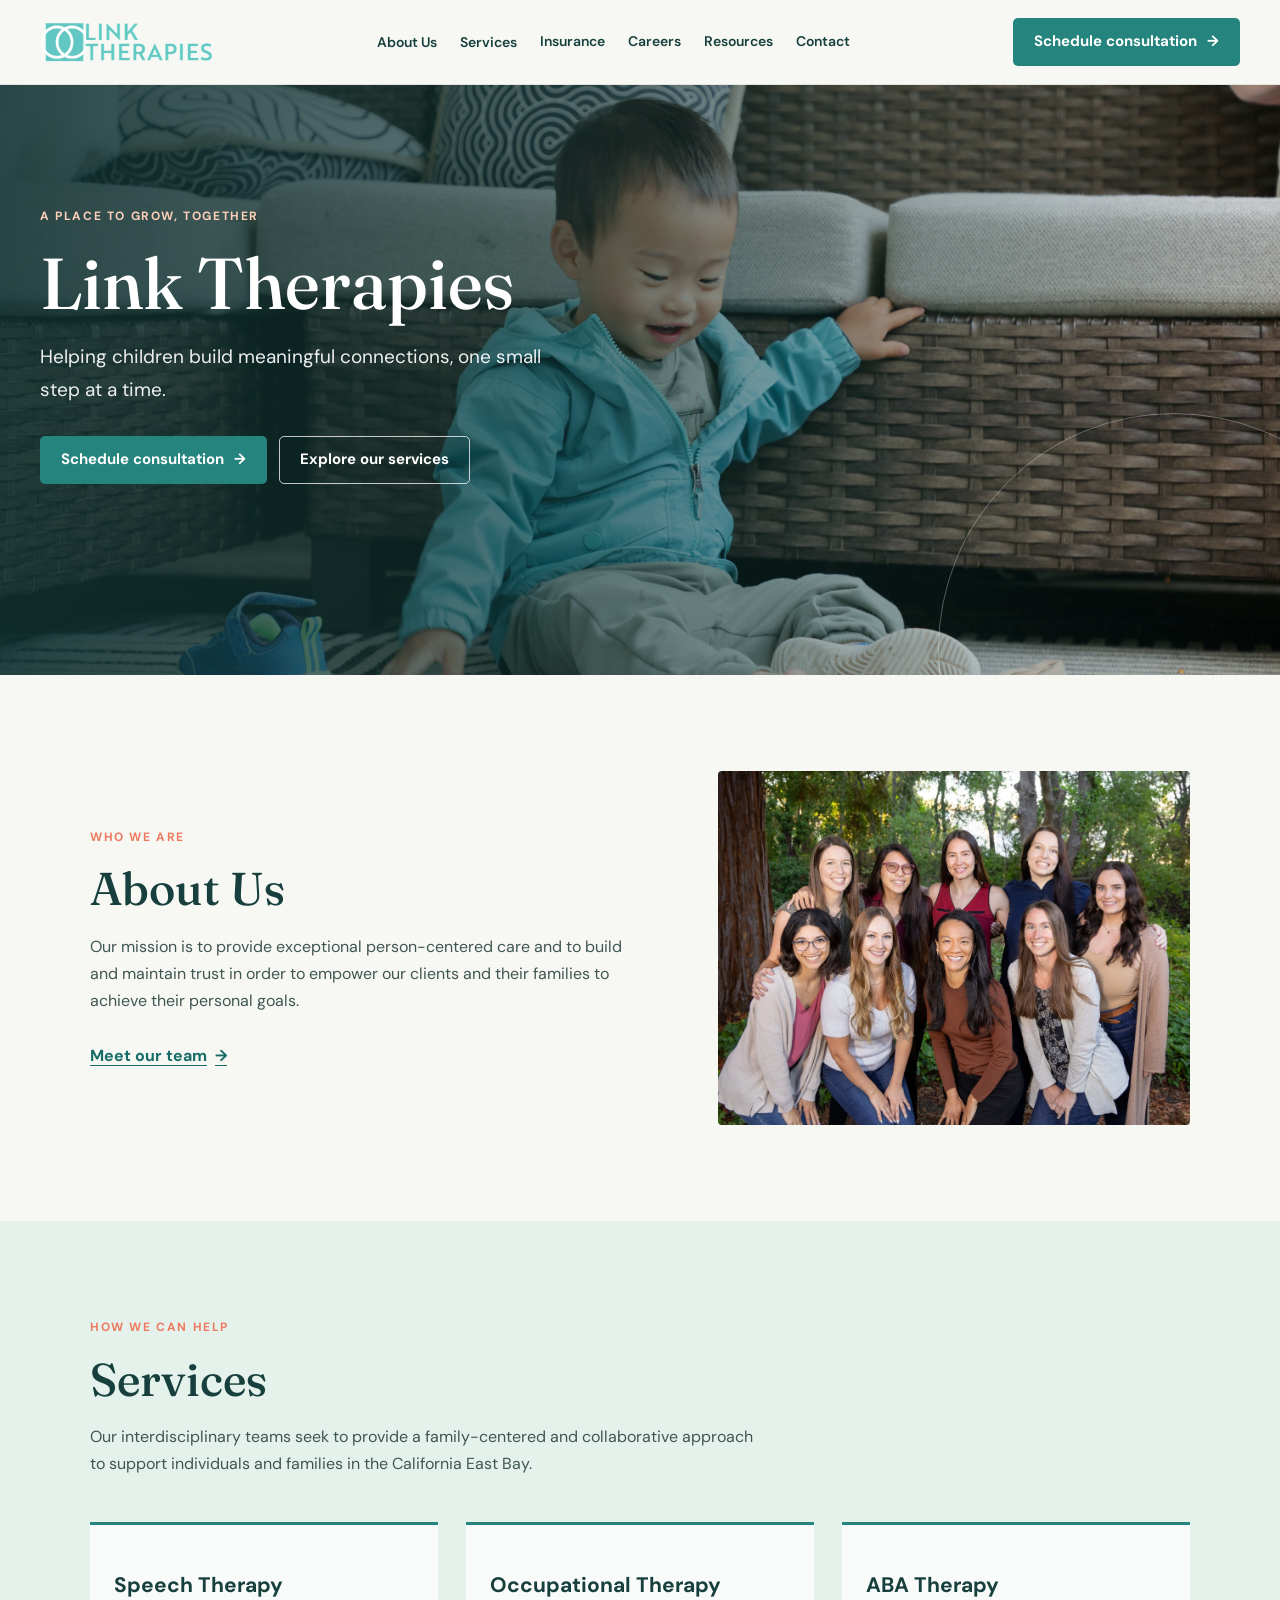
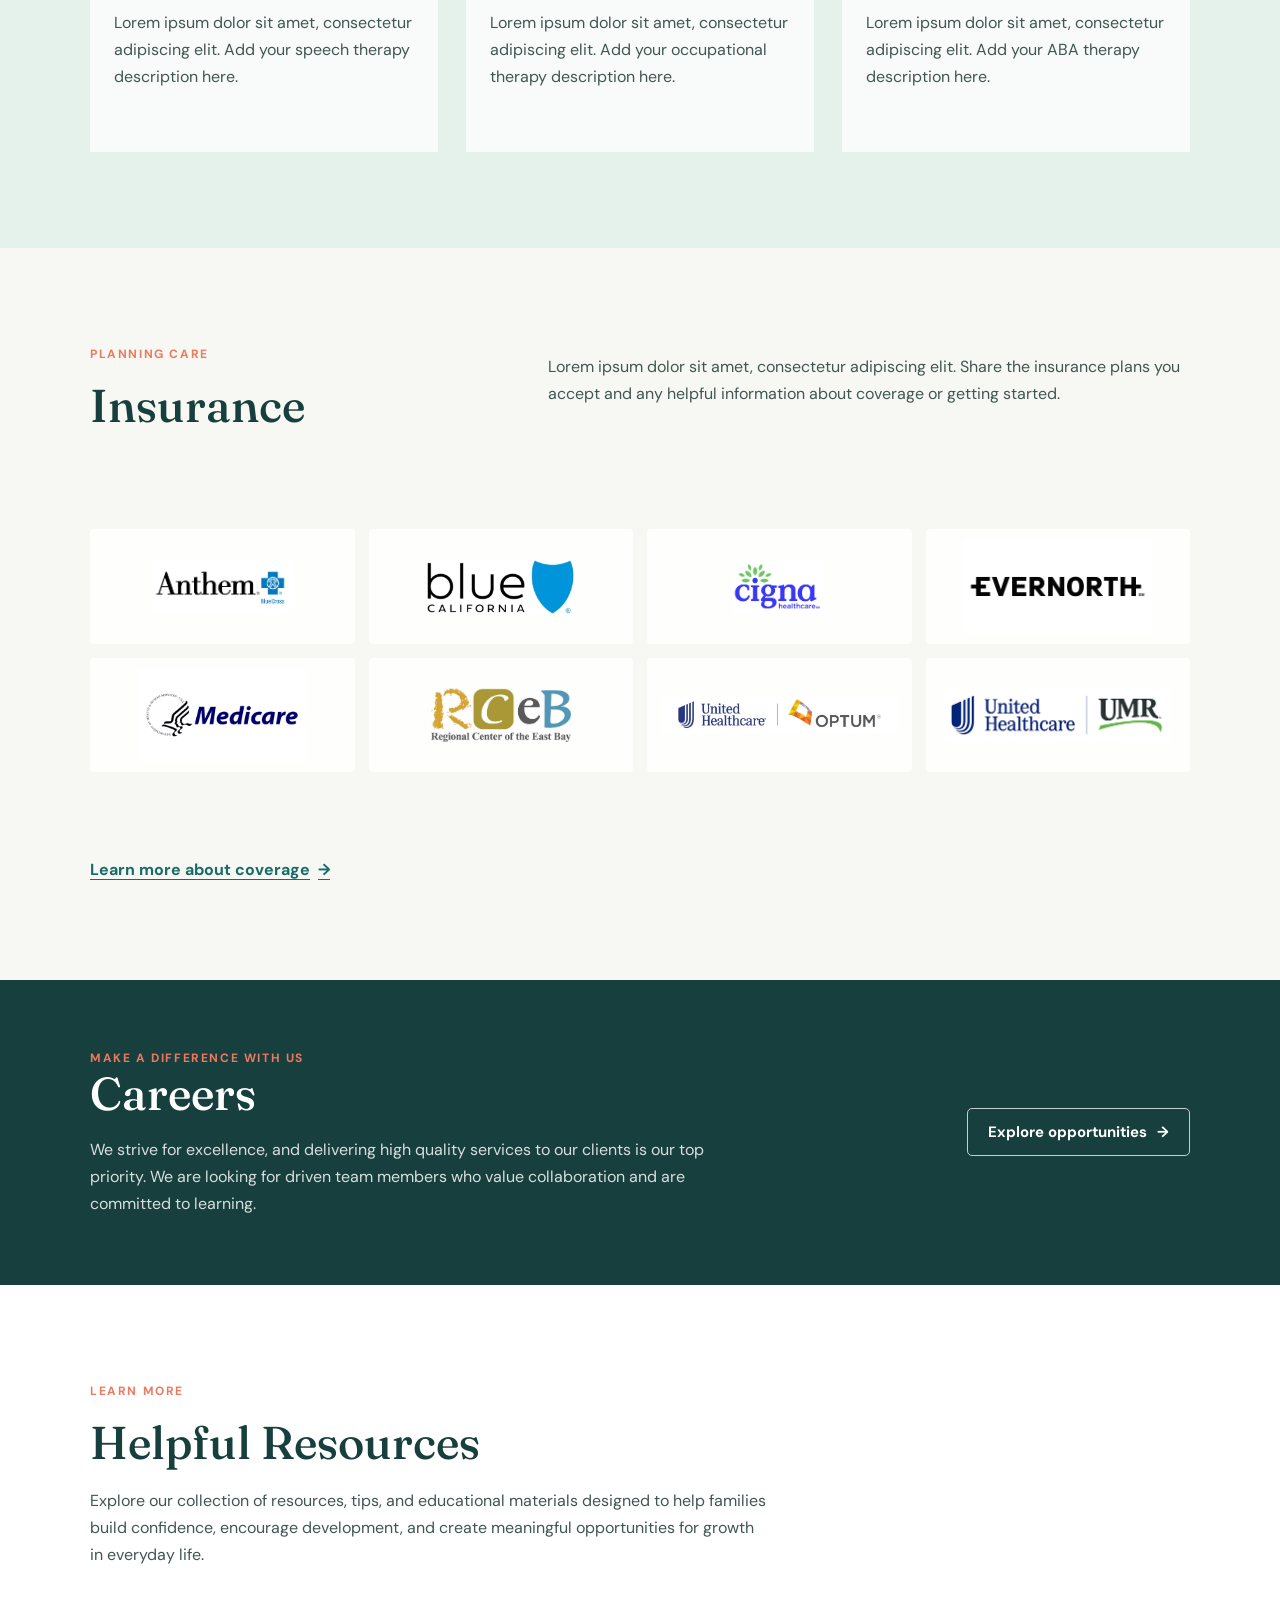
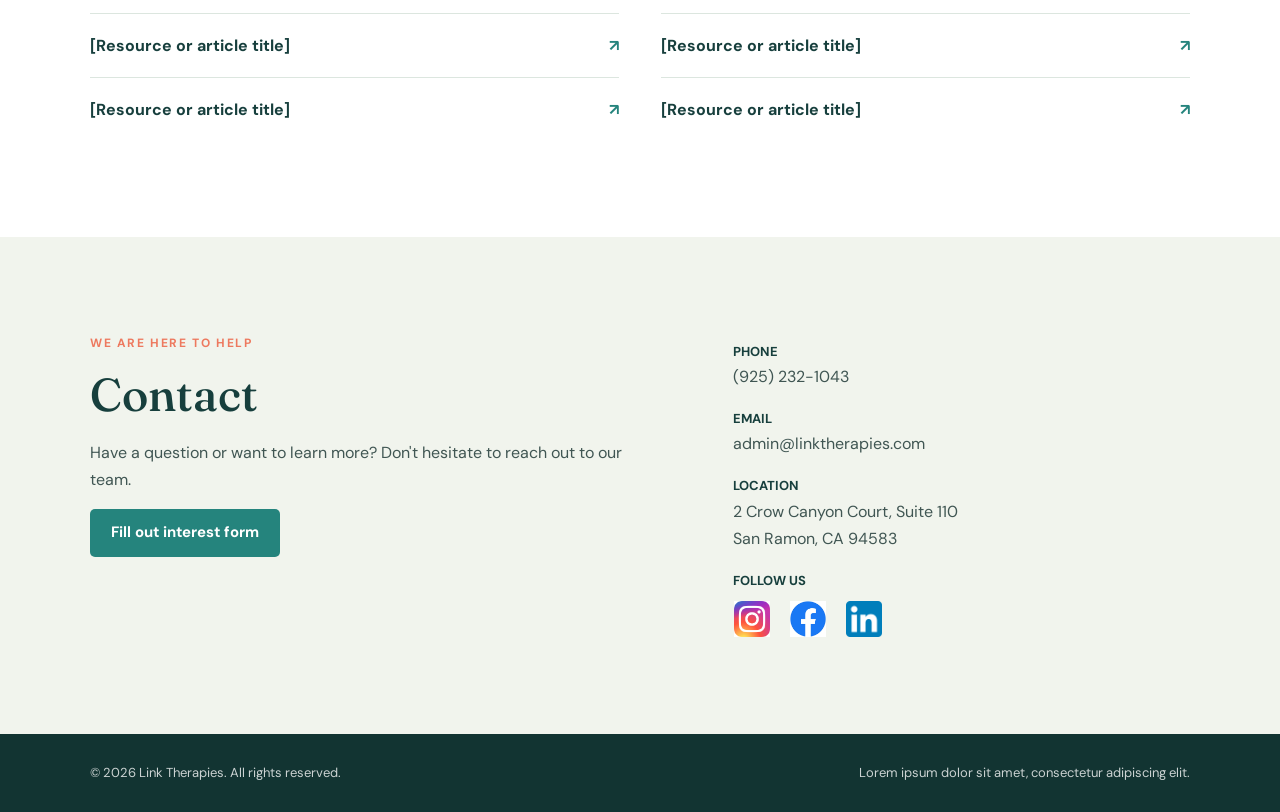
<file: index.html>
<!doctype html>
<html lang="en">
  <head>
    <meta charset="UTF-8" />
    <meta name="viewport" content="width=device-width, initial-scale=1.0" />
    <meta
      name="description"
      content="Learn about Link Therapies, our services, insurance, careers, and how to get in touch."
    />
    <title>Link Therapies | Helping children connect</title>
    <link rel="preconnect" href="https://fonts.googleapis.com" />
    <link rel="preconnect" href="https://fonts.gstatic.com" crossorigin />
    <link
      href="https://fonts.googleapis.com/css2?family=DM+Sans:wght@400;500;600;700&family=Fraunces:opsz,wght@9..144,500;9..144,600&display=swap"
      rel="stylesheet"
    />
    <style>
      :root {
        color-scheme: light;
        --ink: #173f3d;
        --body: #405653;
        --teal: #25847d;
        --teal-dark: #176c67;
        --mint: #e5f2ec;
        --paper: #f7f8f3;
        --white: #fff;
        --coral: #ed795f;
        --line: #dce6df;
        --serif: "Fraunces", Georgia, serif;
        --sans: "DM Sans", "Trebuchet MS", sans-serif;
      }

      * {
        box-sizing: border-box;
      }

      html {
        scroll-behavior: smooth;
        scroll-padding-top: 100px;
      }

      body {
        margin: 0;
        background: var(--paper);
        color: var(--body);
        font-family: var(--sans);
        font-size: 16px;
        line-height: 1.7;
      }

      img {
        display: block;
        max-width: 100%;
      }

      a {
        color: inherit;
      }

      a:focus-visible {
        outline: 3px solid var(--coral);
        outline-offset: 4px;
      }

      .site-header {
        position: sticky;
        z-index: 10;
        top: 0;
        background: rgba(247, 248, 243, 0.96);
        border-bottom: 1px solid rgba(23, 63, 61, 0.1);
        backdrop-filter: blur(14px);
      }

      .nav-wrap {
        width: min(1200px, calc(100% - 64px));
        min-height: 84px;
        margin: 0 auto;
        display: flex;
        align-items: center;
        justify-content: space-between;
        gap: 28px;
      }

      .brand img {
        width: 174px;
        height: auto;
      }

      .nav-links {
        display: flex;
        align-items: center;
        justify-content: center;
        gap: 23px;
      }

      .nav-links a {
        color: var(--ink);
        font-size: 14px;
        font-weight: 600;
        text-decoration: none;
        transition: color 180ms ease;
      }

      .nav-links a:hover {
        color: var(--teal);
      }

      .nav-dropdown {
        position: relative;
      }

      .nav-dropdown-toggle {
        display: flex;
        align-items: center;
        gap: 8px;
        padding: 0;
        border: 0;
        background: transparent;
        color: var(--ink);
        font-family: inherit;
        font-size: 14px;
        font-weight: 600;
        cursor: pointer;
      }

      .nav-dropdown-toggle:hover {
        color: var(--teal);
      }

      .nav-dropdown-toggle:focus-visible {
        outline: 3px solid var(--coral);
        outline-offset: 4px;
      }

      .nav-menu {
        display: none;
        position: absolute;
        z-index: 20;
        top: 100%;
        left: -12px;
        min-width: 200px;
        padding: 7px;
        border: 1px solid rgba(23, 63, 61, 0.14);
        background: rgba(247, 248, 243, 0.78);
        box-shadow: 0 12px 30px rgba(23, 63, 61, 0.1);
        backdrop-filter: blur(14px);
      }

      .nav-dropdown.is-open .nav-menu,
      .nav-dropdown:hover .nav-menu,
      .nav-dropdown:focus-within .nav-menu {
        display: block;
      }

      .nav-menu a {
        display: block;
        padding: 9px 11px;
        border-radius: 3px;
        font-size: 13px;
        white-space: nowrap;
      }

      .nav-menu a:hover {
        background: var(--mint);
        text-decoration: none;
      }

      .button {
        display: inline-flex;
        min-height: 48px;
        align-items: center;
        justify-content: center;
        gap: 10px;
        padding: 10px 20px;
        border: 1px solid transparent;
        border-radius: 5px;
        background: var(--teal);
        color: var(--white);
        font-size: 15px;
        font-weight: 700;
        text-decoration: none;
        transition:
          background 180ms ease,
          transform 180ms ease;
      }

      .button:hover {
        transform: translateY(-2px);
        background: var(--teal-dark);
      }

      .button-light {
        border-color: rgba(255, 255, 255, 0.75);
        background: transparent;
      }

      .button-light:hover {
        background: rgba(255, 255, 255, 0.16);
      }

      .hero {
        position: relative;
        min-height: 590px;
        display: flex;
        align-items: center;
        overflow: hidden;
        background-color: #276b67;
        background-image:
          linear-gradient(
            90deg,
            rgba(15, 48, 47, 0.88) 0%,
            rgba(15, 48, 47, 0.59) 48%,
            rgba(15, 48, 47, 0.08) 100%
          ),
          url("images/hero1.jpg");
        background-position:
          center,
          60% 48%;
        background-size: cover;
        color: var(--white);
      }

      .hero::after {
        position: absolute;
        right: -130px;
        bottom: -210px;
        width: 470px;
        height: 470px;
        border: 1px solid rgba(255, 255, 255, 0.3);
        border-radius: 50%;
        content: "";
        pointer-events: none;
      }

      .hero-inner {
        position: relative;
        z-index: 1;
        width: min(1200px, calc(100% - 64px));
        margin: 0 auto;
        padding: 90px 0 110px;
        animation: rise-in 700ms ease-out both;
      }

      .eyebrow {
        margin: 0 0 16px;
        color: var(--coral);
        font-size: 12px;
        font-weight: 700;
        letter-spacing: 1.6px;
        text-transform: uppercase;
      }

      .hero .eyebrow {
        color: #ffd0b9;
      }

      h1,
      h2,
      h3 {
        margin-top: 0;
        color: var(--ink);
        line-height: 1.12;
      }

      h1,
      h2 {
        font-family: var(--serif);
        font-weight: 500;
      }

      h1 {
        max-width: 650px;
        margin-bottom: 18px;
        color: var(--white);
        font-size: 72px;
      }

      .hero-copy {
        max-width: 520px;
        margin: 0;
        color: rgba(255, 255, 255, 0.92);
        font-size: 19px;
      }

      .hero-actions {
        display: flex;
        flex-wrap: wrap;
        gap: 12px;
        margin-top: 30px;
      }

      .hero-note {
        margin-top: 50px;
        color: rgba(255, 255, 255, 0.88);
        font-size: 13px;
      }

      .section {
        padding: 96px 0;
      }

      .section-inner {
        width: min(1100px, calc(100% - 64px));
        margin: 0 auto;
      }

      .section-heading {
        max-width: 680px;
        margin-bottom: 44px;
      }

      h2 {
        margin-bottom: 18px;
        font-size: 46px;
      }

      h3 {
        margin-bottom: 12px;
        font-size: 21px;
      }

      .section p {
        max-width: 700px;
        margin-top: 0;
      }

      .about-grid {
        display: grid;
        grid-template-columns: 1fr 0.85fr;
        align-items: center;
        gap: 72px;
      }

      .about-photo {
        width: 100%;
        aspect-ratio: 4 / 3;
        border-radius: 4px;
        object-fit: cover;
      }

      .text-link {
        display: inline-flex;
        align-items: center;
        gap: 8px;
        margin-top: 12px;
        color: var(--teal-dark);
        font-weight: 700;
        text-decoration-thickness: 1px;
        text-underline-offset: 4px;
      }

      .services-section {
        background: var(--mint);
      }

      .service-list {
        display: grid;
        grid-template-columns: repeat(3, minmax(0, 1fr));
        gap: 28px;
      }

      .service-item {
        display: flex;
        min-height: 230px;
        border-top: 3px solid var(--teal);
        transition: transform 180ms ease;
      }

      .service-item:hover,
      .service-item:focus-within {
        transform: translateY(-2px);
      }

      .service-card-link {
        display: flex;
        flex: 1;
        flex-direction: column;
        padding: 27px 24px;
        background: rgba(255, 255, 255, 0.72);
        color: inherit;
        text-decoration: none;
        transition: background 180ms ease;
      }

      .service-card-link:hover {
        background: rgba(255, 255, 255, 0.96);
      }

      .service-number {
        display: block;
        margin-bottom: 22px;
        color: var(--coral);
        font-size: 13px;
        font-weight: 700;
      }

      .insurance-grid {
        display: grid;
        grid-template-columns: 0.75fr 1.25fr;
        gap: 72px;
      }

      .insurance-grid h2 {
        max-width: 350px;
      }

      .insurance-copy {
        padding-top: 9px;
      }

      .insurance-logos {
        display: grid;
        grid-column: 1 / -1;
        grid-template-columns: repeat(4, minmax(0, 1fr));
        gap: 14px;
        padding: 0;
        margin: 8px 0 0;
        list-style: none;
      }

      .insurance-logos li {
        min-height: 78px;
        display: grid;
        place-items: center;
        padding: 10px 14px;
        border-radius: 4px;
        background: rgba(255, 255, 255, 0.88);
      }

      .insurance-logos img {
        width: 100%;
        height: 54px;
        object-fit: contain;
      }

      .insurance-logos img.logo-zoom {
        height: 94.5px;
      }

      .insurance-grid > .text-link {
        grid-column: 1 / -1;
        justify-self: start;
      }

      .career-band {
        padding: 68px 0;
        background: var(--ink);
        color: rgba(255, 255, 255, 0.83);
      }

      .career-content {
        display: flex;
        align-items: center;
        justify-content: space-between;
        gap: 48px;
      }

      .career-content h2 {
        margin-bottom: 14px;
        color: var(--white);
      }

      .career-content p {
        max-width: 650px;
        margin-bottom: 0;
      }

      .learn-section {
        background: var(--white);
      }

      .learn-links {
        display: grid;
        grid-template-columns: repeat(2, minmax(0, 1fr));
        column-gap: 42px;
        margin-top: 34px;
      }

      .learn-links a {
        display: flex;
        justify-content: space-between;
        gap: 20px;
        padding: 18px 0;
        border-top: 1px solid var(--line);
        color: var(--ink);
        font-weight: 700;
        text-decoration: none;
      }

      .learn-links a span:last-child {
        color: var(--teal);
      }

      .contact-section {
        background: #f1f4ed;
      }

      .contact-grid {
        display: grid;
        grid-template-columns: 1fr 0.8fr;
        gap: 72px;
      }

      .contact-details {
        padding-top: 8px;
      }

      .contact-details p {
        margin-bottom: 18px;
      }

      .contact-details strong {
        display: block;
        color: var(--ink);
        font-size: 13px;
        text-transform: uppercase;
      }

      .social-group > strong {
        margin-bottom: 8px;
      }

      .social-links {
        display: flex;
        align-items: center;
        flex-wrap: wrap;
        gap: 8px 18px;
      }

      .social-links a {
        display: inline-flex;
        width: 38px;
        height: 38px;
        align-items: center;
        justify-content: center;
        transition: transform 180ms ease;
      }

      .social-links a:hover {
        transform: translateY(-2px);
      }

      .social-links img {
        width: 36px;
        height: 36px;
        object-fit: contain;
      }

      footer {
        padding: 28px 0;
        background: #123432;
        color: rgba(255, 255, 255, 0.78);
        font-size: 13px;
      }

      .footer-inner {
        width: min(1100px, calc(100% - 64px));
        margin: 0 auto;
        display: flex;
        justify-content: space-between;
        gap: 24px;
      }

      footer p {
        margin: 0;
      }

      @keyframes rise-in {
        from {
          opacity: 0;
          transform: translateY(16px);
        }
        to {
          opacity: 1;
          transform: translateY(0);
        }
      }

      @media (max-width: 980px) {
        .nav-wrap {
          width: min(100% - 40px, 760px);
          flex-wrap: wrap;
          justify-content: center;
          gap: 12px 24px;
          padding: 15px 0;
        }

        .nav-links {
          order: 3;
          width: 100%;
          flex-wrap: wrap;
          gap: 8px 20px;
        }

        .about-grid,
        .insurance-grid,
        .contact-grid {
          gap: 42px;
        }

        .insurance-logos {
          grid-template-columns: repeat(2, minmax(0, 1fr));
        }
      }

      @media (max-width: 700px) {
        html {
          scroll-padding-top: 150px;
        }

        .nav-wrap,
        .hero-inner,
        .section-inner,
        .footer-inner {
          width: calc(100% - 40px);
        }

        .nav-wrap {
          justify-content: space-between;
        }

        .brand img {
          width: 148px;
        }

        .nav-links {
          justify-content: flex-start;
          gap: 8px 16px;
        }

        .nav-links a {
          font-size: 13px;
        }

        .nav-cta {
          min-height: 42px;
          padding: 8px 13px;
          font-size: 13px;
        }

        .hero {
          min-height: 550px;
          background-image:
            linear-gradient(
              90deg,
              rgba(15, 48, 47, 0.86),
              rgba(15, 48, 47, 0.42)
            ),
            url("images/hero1.jpg");
          background-position:
            center,
            61% center;
        }

        .hero-inner {
          padding: 78px 0 88px;
        }

        h1 {
          font-size: 54px;
        }

        .hero-copy {
          font-size: 17px;
        }

        .section {
          padding: 70px 0;
        }

        h2 {
          font-size: 38px;
        }

        .about-grid,
        .insurance-grid,
        .contact-grid,
        .service-list,
        .learn-links {
          grid-template-columns: 1fr;
        }

        .insurance-logos {
          grid-template-columns: repeat(2, minmax(0, 1fr));
        }

        .about-grid,
        .insurance-grid,
        .contact-grid {
          gap: 30px;
        }

        .about-photo {
          max-height: 380px;
        }

        .service-list {
          gap: 16px;
        }

        .service-item {
          min-height: auto;
        }

        .service-number {
          margin-bottom: 13px;
        }

        .career-content,
        .footer-inner {
          align-items: flex-start;
          flex-direction: column;
        }

        .career-content {
          gap: 24px;
        }

        .career-band {
          padding: 58px 0;
        }
      }

      @media (prefers-reduced-motion: reduce) {
        *,
        *::before,
        *::after {
          scroll-behavior: auto !important;
          animation-duration: 0.01ms !important;
          animation-iteration-count: 1 !important;
          transition-duration: 0.01ms !important;
        }
      }
    </style>
  </head>
  <body>
    <header class="site-header">
      <div class="nav-wrap">
        <a class="brand" href="#top" aria-label="Link Therapies home">
          <img src="images/link%20logo.png" alt="Link Therapies" />
        </a>
        <nav class="nav-links" aria-label="Main navigation">
          <div class="nav-dropdown">
            <button
              class="nav-dropdown-toggle"
              type="button"
              aria-expanded="false"
              aria-controls="about-submenu"
            >
              About Us
            </button>
            <div class="nav-menu" id="about-submenu">
              <a href="our-mission.html">Our Mission</a>
              <a href="speech-team.html">Speech Team</a>
              <a href="ot-team.html">OT Team</a>
              <a href="aba-team.html">ABA Team</a>
            </div>
          </div>
          <div class="nav-dropdown">
            <button
              class="nav-dropdown-toggle"
              type="button"
              aria-expanded="false"
              aria-controls="services-submenu"
            >
              Services
            </button>
            <div class="nav-menu" id="services-submenu">
              <a href="speech-services.html">Speech Therapy</a>
              <a href="ot-services.html">Occupational Therapy</a>
              <a href="aba-services.html">ABA Therapy</a>
            </div>
          </div>
          <a href="insurance.html">Insurance</a>
          <a href="careers.html">Careers</a>
          <a href="resources.html">Resources</a>
          <a href="#contact">Contact</a>
        </nav>
        <a class="button nav-cta" href="schedule-consultation.html"
          >Schedule consultation <span aria-hidden="true">&#8594;</span></a
        >
      </div>
    </header>

    <main id="top">
      <section class="hero" aria-labelledby="hero-title">
        <div class="hero-inner">
          <p class="eyebrow">A place to grow, together</p>
          <h1 id="hero-title">Link Therapies</h1>
          <p class="hero-copy">
            Helping children build meaningful connections, one small step at a
            time.
          </p>
          <div class="hero-actions">
            <a class="button" href="schedule-consultation.html"
              >Schedule consultation <span aria-hidden="true">&#8594;</span></a
            >
            <a class="button button-light" href="#services"
              >Explore our services</a
            >
          </div>
          <p class="hero-note"></p>
        </div>
      </section>

      <section class="section" id="about">
        <div class="section-inner about-grid">
          <div>
            <p class="eyebrow">Who we are</p>
            <h2>About Us</h2>
            <p>
              Our mission is to provide exceptional person-centered care and to
              build and maintain trust in order to empower our clients and their
              families to achieve their personal goals.
            </p>
            <a class="text-link" href="speech-team.html"
              >Meet our team <span aria-hidden="true">&#8594;</span></a
            >
          </div>
          <img
            class="about-photo"
            src="images/teamphoto.jpg"
            alt="The Link Therapies team"
          />
        </div>
      </section>

      <section class="section services-section" id="services">
        <div class="section-inner">
          <div class="section-heading">
            <p class="eyebrow">How we can help</p>
            <h2>Services</h2>
            <p>
              Our interdisciplinary teams seek to provide a family-centered and
              collaborative approach to support individuals and families in the
              California East Bay.
            </p>
          </div>
          <div class="service-list">
            <article class="service-item">
              <a class="service-card-link" href="speech-services.html">
                <span class="service-number"></span>
                <h3>Speech Therapy</h3>
                <p>
                  Lorem ipsum dolor sit amet, consectetur adipiscing elit. Add
                  your speech therapy description here.
                </p>
              </a>
            </article>
            <article class="service-item">
              <a class="service-card-link" href="ot-services.html">
                <span class="service-number"></span>
                <h3>Occupational Therapy</h3>
                <p>
                  Lorem ipsum dolor sit amet, consectetur adipiscing elit. Add
                  your occupational therapy description here.
                </p>
              </a>
            </article>
            <article class="service-item">
              <a class="service-card-link" href="aba-services.html">
                <span class="service-number"></span>
                <h3>ABA Therapy</h3>
                <p>
                  Lorem ipsum dolor sit amet, consectetur adipiscing elit. Add
                  your ABA therapy description here.
                </p>
              </a>
            </article>
          </div>
        </div>
      </section>

      <section class="section" id="insurance">
        <div class="section-inner insurance-grid">
          <div>
            <p class="eyebrow">Planning care</p>
            <h2>Insurance</h2>
          </div>
          <div class="insurance-copy">
            <p>
              Lorem ipsum dolor sit amet, consectetur adipiscing elit. Share the
              insurance plans you accept and any helpful information about
              coverage or getting started.
            </p>
          </div>
          <ul class="insurance-logos" aria-label="Insurance providers accepted">
            <li>
              <img
                src="images/anthem.jpg"
                alt="Anthem Blue Cross"
                loading="lazy"
              />
            </li>
            <li>
              <img
                src="images/blueshield.jpg"
                alt="Blue Shield of California"
                loading="lazy"
              />
            </li>
            <li>
              <img
                src="images/cigna.jpg"
                alt="Cigna Healthcare"
                loading="lazy"
              />
            </li>
            <li>
              <img
                class="logo-zoom"
                src="images/evernorth.jpg"
                alt="Evernorth"
                loading="lazy"
              />
            </li>
            <li>
              <img
                class="logo-zoom"
                src="images/medicare.jpg"
                alt="Medicare"
                loading="lazy"
              />
            </li>
            <li>
              <img
                src="images/rceb.jpg"
                alt="Regional Center of the East Bay"
                loading="lazy"
              />
            </li>
            <li>
              <img
                src="images/uhc+optum.jpg"
                alt="UnitedHealthcare and Optum"
                loading="lazy"
              />
            </li>
            <li>
              <img
                src="images/uhc+umr.jpg"
                alt="UnitedHealthcare and UMR"
                loading="lazy"
              />
            </li>
          </ul>
          <a class="text-link" href="insurance.html"
            >Learn more about coverage
            <span aria-hidden="true">&#8594;</span></a
          >
        </div>
      </section>

      <section class="career-band" id="careers">
        <div class="section-inner career-content">
          <div>
            <p class="eyebrow">Make a difference with us</p>
            <h2>Careers</h2>
            <p>
              We strive for excellence, and delivering high quality services to
              our clients is our top priority. We are looking for driven team
              members who value collaboration and are committed to learning.
            </p>
          </div>
          <a class="button button-light" href="careers.html"
            >Explore opportunities <span aria-hidden="true">&#8594;</span></a
          >
        </div>
      </section>

      <section class="section learn-section" id="resources">
        <div class="section-inner">
          <div class="section-heading">
            <p class="eyebrow">Learn More</p>
            <h2>Helpful Resources</h2>
            <p>
              Explore our collection of resources, tips, and educational
              materials designed to help families build confidence, encourage
              development, and create meaningful opportunities for growth in
              everyday life.
            </p>
          </div>
          <div class="learn-links">
            <a href="#contact"
              ><span>[Resource or article title]</span
              ><span aria-hidden="true">&#8599;</span></a
            >
            <a href="#contact"
              ><span>[Resource or article title]</span
              ><span aria-hidden="true">&#8599;</span></a
            >
            <a href="#contact"
              ><span>[Resource or article title]</span
              ><span aria-hidden="true">&#8599;</span></a
            >
            <a href="#contact"
              ><span>[Resource or article title]</span
              ><span aria-hidden="true">&#8599;</span></a
            >
          </div>
        </div>
      </section>

      <section class="section contact-section" id="contact">
        <div class="section-inner contact-grid">
          <div>
            <p class="eyebrow">We are here to help</p>
            <h2>Contact</h2>
            <p>
              Have a question or want to learn more? Don't hesitate to reach out
              to our team.
            </p>
            <a class="button" href="schedule-consultation.html"
              >Fill out interest form</a
            >
          </div>
          <div class="contact-details">
            <p><strong>Phone</strong>(925) 232-1043</p>
            <p><strong>Email</strong>admin@linktherapies.com</p>
            <p>
              <strong>Location</strong>2 Crow Canyon Court, Suite 110<br />San
              Ramon, CA 94583
            </p>
            <div class="social-group">
              <strong>Follow us</strong>
              <nav
                class="social-links"
                aria-label="Link Therapies social media"
              >
                <a
                  href="https://www.instagram.com/linktherapies/"
                  target="_blank"
                  rel="noopener noreferrer"
                  aria-label="Follow Link Therapies on Instagram, @linktherapies"
                  title="Instagram @linktherapies"
                  ><img src="images/instagram.jpg" alt=""
                /></a>
                <a
                  href="https://www.facebook.com/linktherapies/"
                  target="_blank"
                  rel="noopener noreferrer"
                  aria-label="Follow Link Therapies on Facebook"
                  title="Facebook"
                  ><img src="images/facebook.jpg" alt=""
                /></a>
                <a
                  href="https://www.linkedin.com/company/link-therapies"
                  target="_blank"
                  rel="noopener noreferrer"
                  aria-label="Follow Link Therapies on LinkedIn"
                  title="LinkedIn"
                  ><img src="images/linkedin.jpg" alt=""
                /></a>
              </nav>
            </div>
          </div>
        </div>
      </section>
    </main>

    <footer>
      <div class="footer-inner">
        <p>&copy; 2026 Link Therapies. All rights reserved.</p>
        <p>Lorem ipsum dolor sit amet, consectetur adipiscing elit.</p>
      </div>
    </footer>
    <script>
      const navDropdowns = [...document.querySelectorAll(".nav-dropdown")];

      navDropdowns.forEach((dropdown) => {
        const toggle = dropdown.querySelector(".nav-dropdown-toggle");

        function updateExpanded() {
          const isExpanded =
            dropdown.classList.contains("is-open") ||
            dropdown.matches(":hover") ||
            dropdown.contains(document.activeElement);

          toggle.setAttribute("aria-expanded", String(isExpanded));
        }

        toggle.addEventListener("click", () => {
          dropdown.classList.toggle("is-open");
          updateExpanded();
        });

        dropdown.addEventListener("pointerenter", updateExpanded);
        dropdown.addEventListener("pointerleave", updateExpanded);
        dropdown.addEventListener("focusin", updateExpanded);
        dropdown.addEventListener("focusout", updateExpanded);
      });

      document.addEventListener("click", (event) => {
        navDropdowns.forEach((dropdown) => {
          if (!dropdown.contains(event.target)) {
            dropdown.classList.remove("is-open");
            dropdown
              .querySelector(".nav-dropdown-toggle")
              .setAttribute(
                "aria-expanded",
                String(dropdown.matches(":hover")),
              );
          }
        });
      });
    </script>
  </body>
</html>
</file>
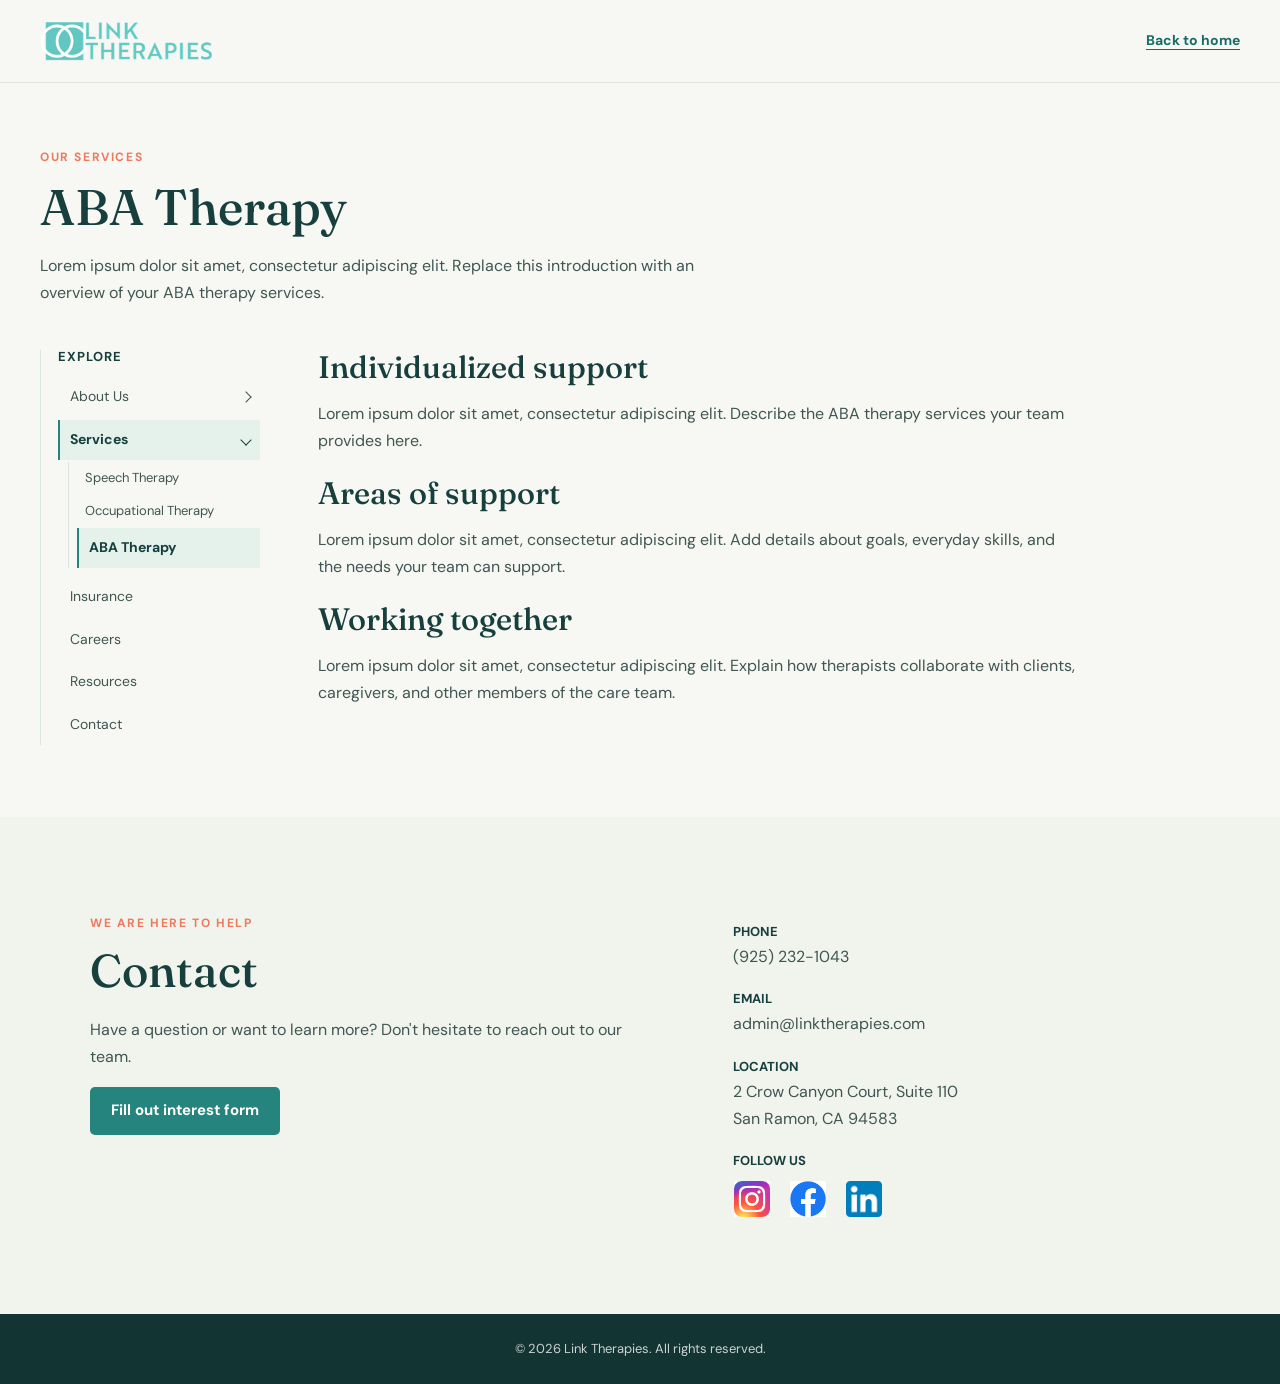
<file: aba-services.html>
<!doctype html>
<html lang="en">
  <head>
    <meta charset="UTF-8" />
    <meta name="viewport" content="width=device-width, initial-scale=1.0" />
    <meta
      name="description"
      content="Learn about ABA therapy services at Link Therapies."
    />
    <title>ABA Therapy | Link Therapies</title>
    <link rel="preconnect" href="https://fonts.googleapis.com" />
    <link rel="preconnect" href="https://fonts.gstatic.com" crossorigin />
    <link
      href="https://fonts.googleapis.com/css2?family=DM+Sans:wght@400;500;600;700&family=Fraunces:opsz,wght@9..144,500;9..144,600&display=swap"
      rel="stylesheet"
    />
    <link rel="stylesheet" href="about-pages.css" />
  </head>
  <body>
    <header class="site-header">
      <div class="header-inner">
        <a class="brand" href="index.html" aria-label="Link Therapies home"
          ><img src="images/link%20logo.png" alt="Link Therapies"
        /></a>
        <a class="back-home" href="index.html">Back to home</a>
      </div>
    </header>
    <main class="about-main">
      <div class="page-heading">
        <p class="eyebrow">Our services</p>
        <h1>ABA Therapy</h1>
        <p>
          Lorem ipsum dolor sit amet, consectetur adipiscing elit. Replace this
          introduction with an overview of your ABA therapy services.
        </p>
      </div>
      <div class="about-layout">
        <aside
          class="about-sidebar explore-sidebar"
          aria-label="Site navigation"
        >
          <h2>Explore</h2>
          <nav aria-label="Main sections">
            <details>
              <summary>About Us</summary>
              <div class="sidebar-subnav">
                <a href="our-mission.html">Our Mission</a>
                <a href="speech-team.html">Speech Team</a>
                <a href="ot-team.html">OT Team</a>
                <a href="aba-team.html">ABA Team</a>
              </div>
            </details>
            <details open>
              <summary>Services</summary>
              <div class="sidebar-subnav">
                <a href="speech-services.html">Speech Therapy</a>
                <a href="ot-services.html">Occupational Therapy</a>
                <span class="sidebar-current" aria-current="page"
                  >ABA Therapy</span
                >
              </div>
            </details>
            <a href="insurance.html">Insurance</a>
            <a href="careers.html">Careers</a>
            <a href="resources.html">Resources</a>
            <a href="#contact">Contact</a>
          </nav>
        </aside>
        <div class="page-content">
          <section class="mission-copy">
            <h2>Individualized support</h2>
            <p>
              Lorem ipsum dolor sit amet, consectetur adipiscing elit. Describe
              the ABA therapy services your team provides here.
            </p>
          </section>
          <section class="mission-copy">
            <h2>Areas of support</h2>
            <p>
              Lorem ipsum dolor sit amet, consectetur adipiscing elit. Add
              details about goals, everyday skills, and the needs your team can
              support.
            </p>
          </section>
          <section class="mission-copy">
            <h2>Working together</h2>
            <p>
              Lorem ipsum dolor sit amet, consectetur adipiscing elit. Explain
              how therapists collaborate with clients, caregivers, and other
              members of the care team.
            </p>
          </section>
        </div>
      </div>
      <section class="site-contact" id="contact">
        <div class="section-inner contact-grid">
          <div>
            <p class="eyebrow">We are here to help</p>
            <h2>Contact</h2>
            <p>
              Have a question or want to learn more? Don't hesitate to reach out
              to our team.
            </p>
            <a class="button" href="schedule-consultation.html"
              >Fill out interest form</a
            >
          </div>
          <div class="contact-details">
            <p><strong>Phone</strong>(925) 232-1043</p>
            <p><strong>Email</strong>admin@linktherapies.com</p>
            <p>
              <strong>Location</strong>2 Crow Canyon Court, Suite 110<br />San
              Ramon, CA 94583
            </p>
            <div class="social-group">
              <strong>Follow us</strong>
              <nav
                class="social-links"
                aria-label="Link Therapies social media"
              >
                <a
                  href="https://www.instagram.com/linktherapies/"
                  target="_blank"
                  rel="noopener noreferrer"
                  aria-label="Follow Link Therapies on Instagram, @linktherapies"
                  title="Instagram @linktherapies"
                  ><img src="images/instagram.jpg" alt=""
                /></a>
                <a
                  href="https://www.facebook.com/linktherapies/"
                  target="_blank"
                  rel="noopener noreferrer"
                  aria-label="Follow Link Therapies on Facebook"
                  title="Facebook"
                  ><img src="images/facebook.jpg" alt=""
                /></a>
                <a
                  href="https://www.linkedin.com/company/link-therapies"
                  target="_blank"
                  rel="noopener noreferrer"
                  aria-label="Follow Link Therapies on LinkedIn"
                  title="LinkedIn"
                  ><img src="images/linkedin.jpg" alt=""
                /></a>
              </nav>
            </div>
          </div>
        </div>
      </section>
    </main>
    <footer><p>&copy; 2026 Link Therapies. All rights reserved.</p></footer>
  </body>
</html>
</file>
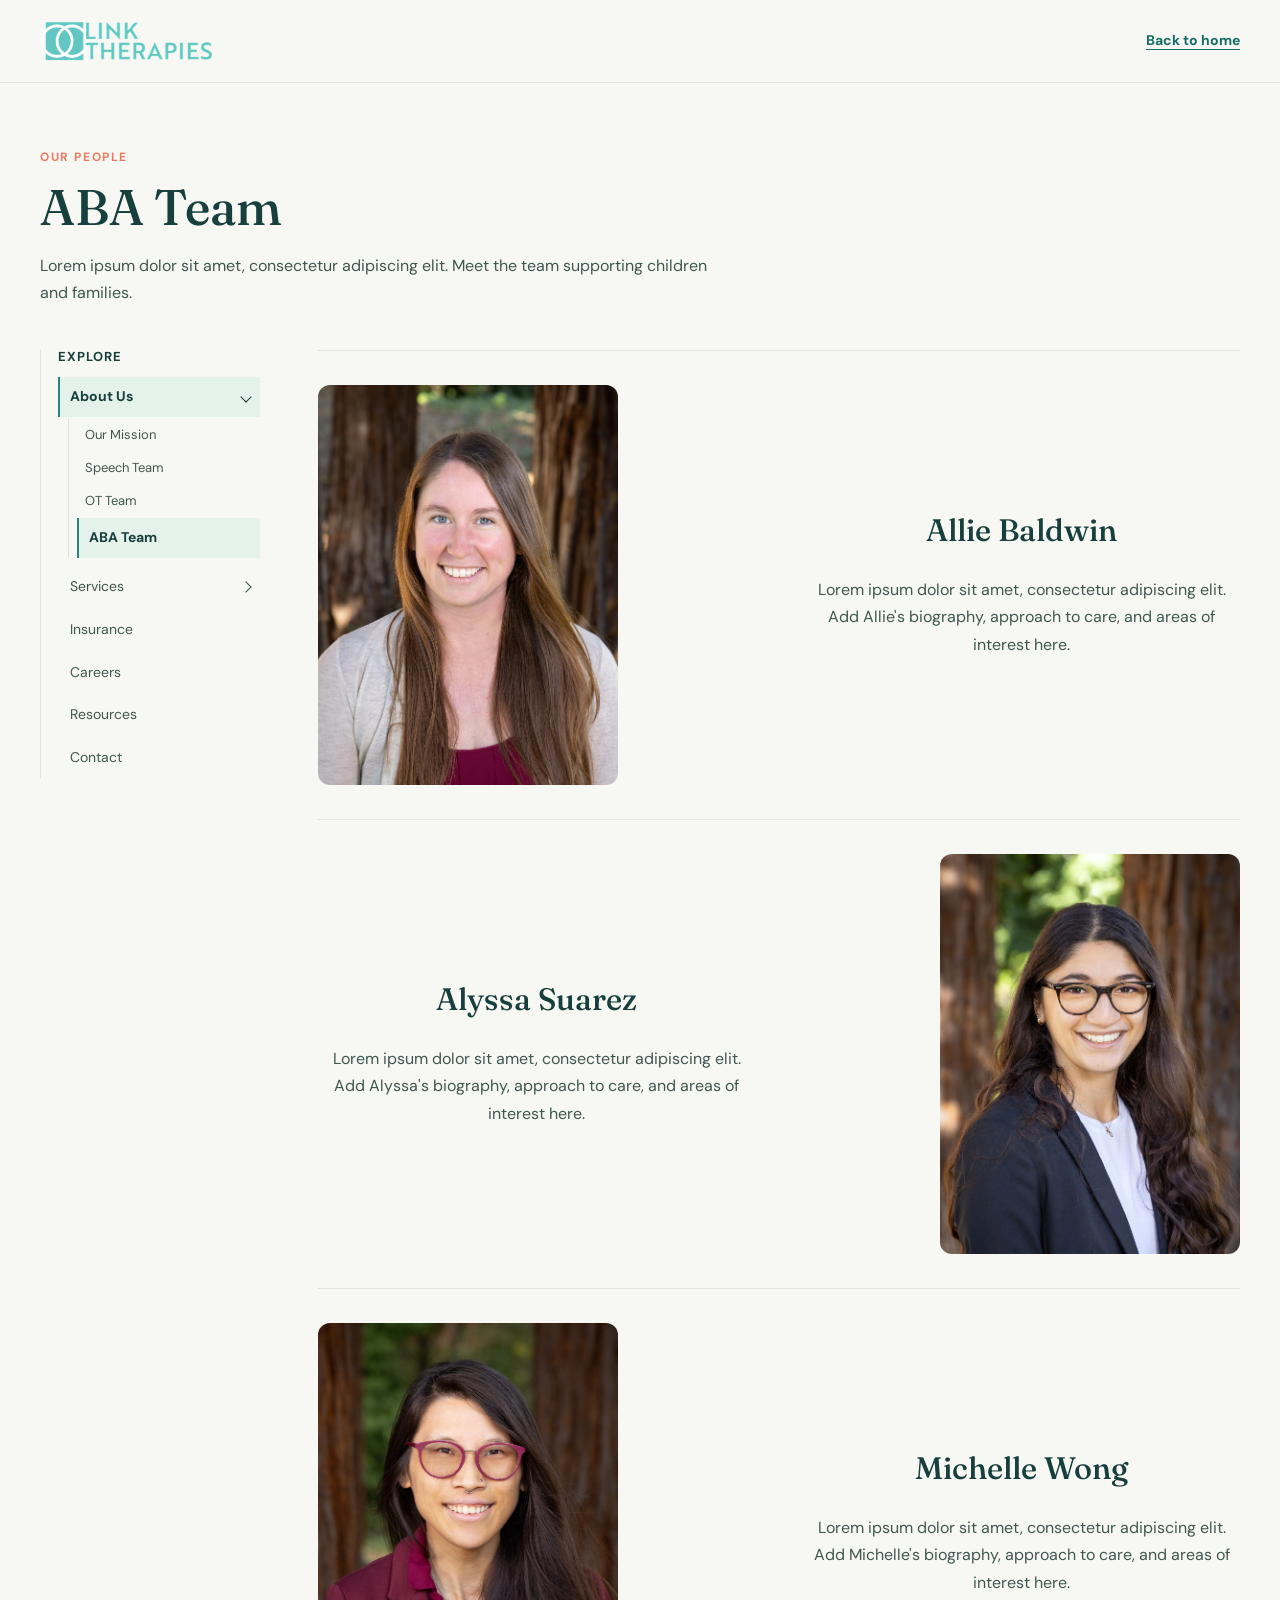
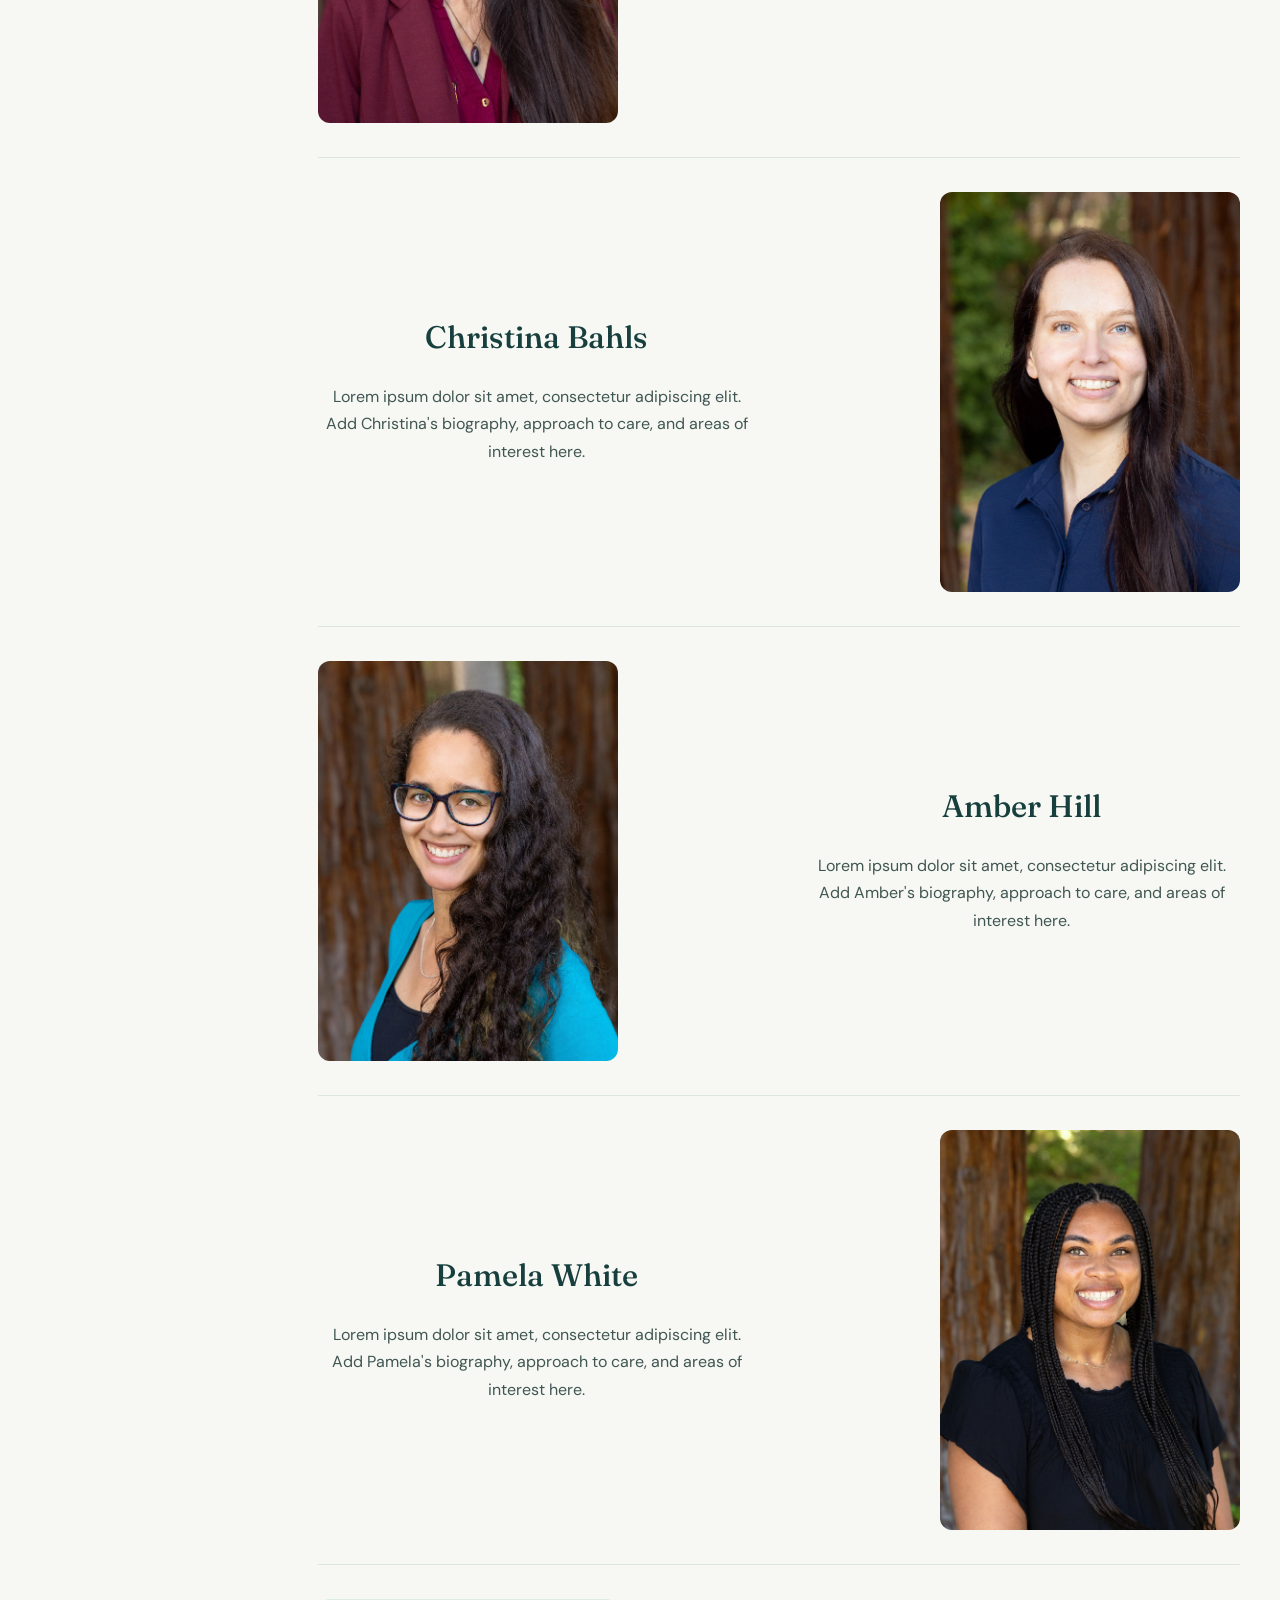
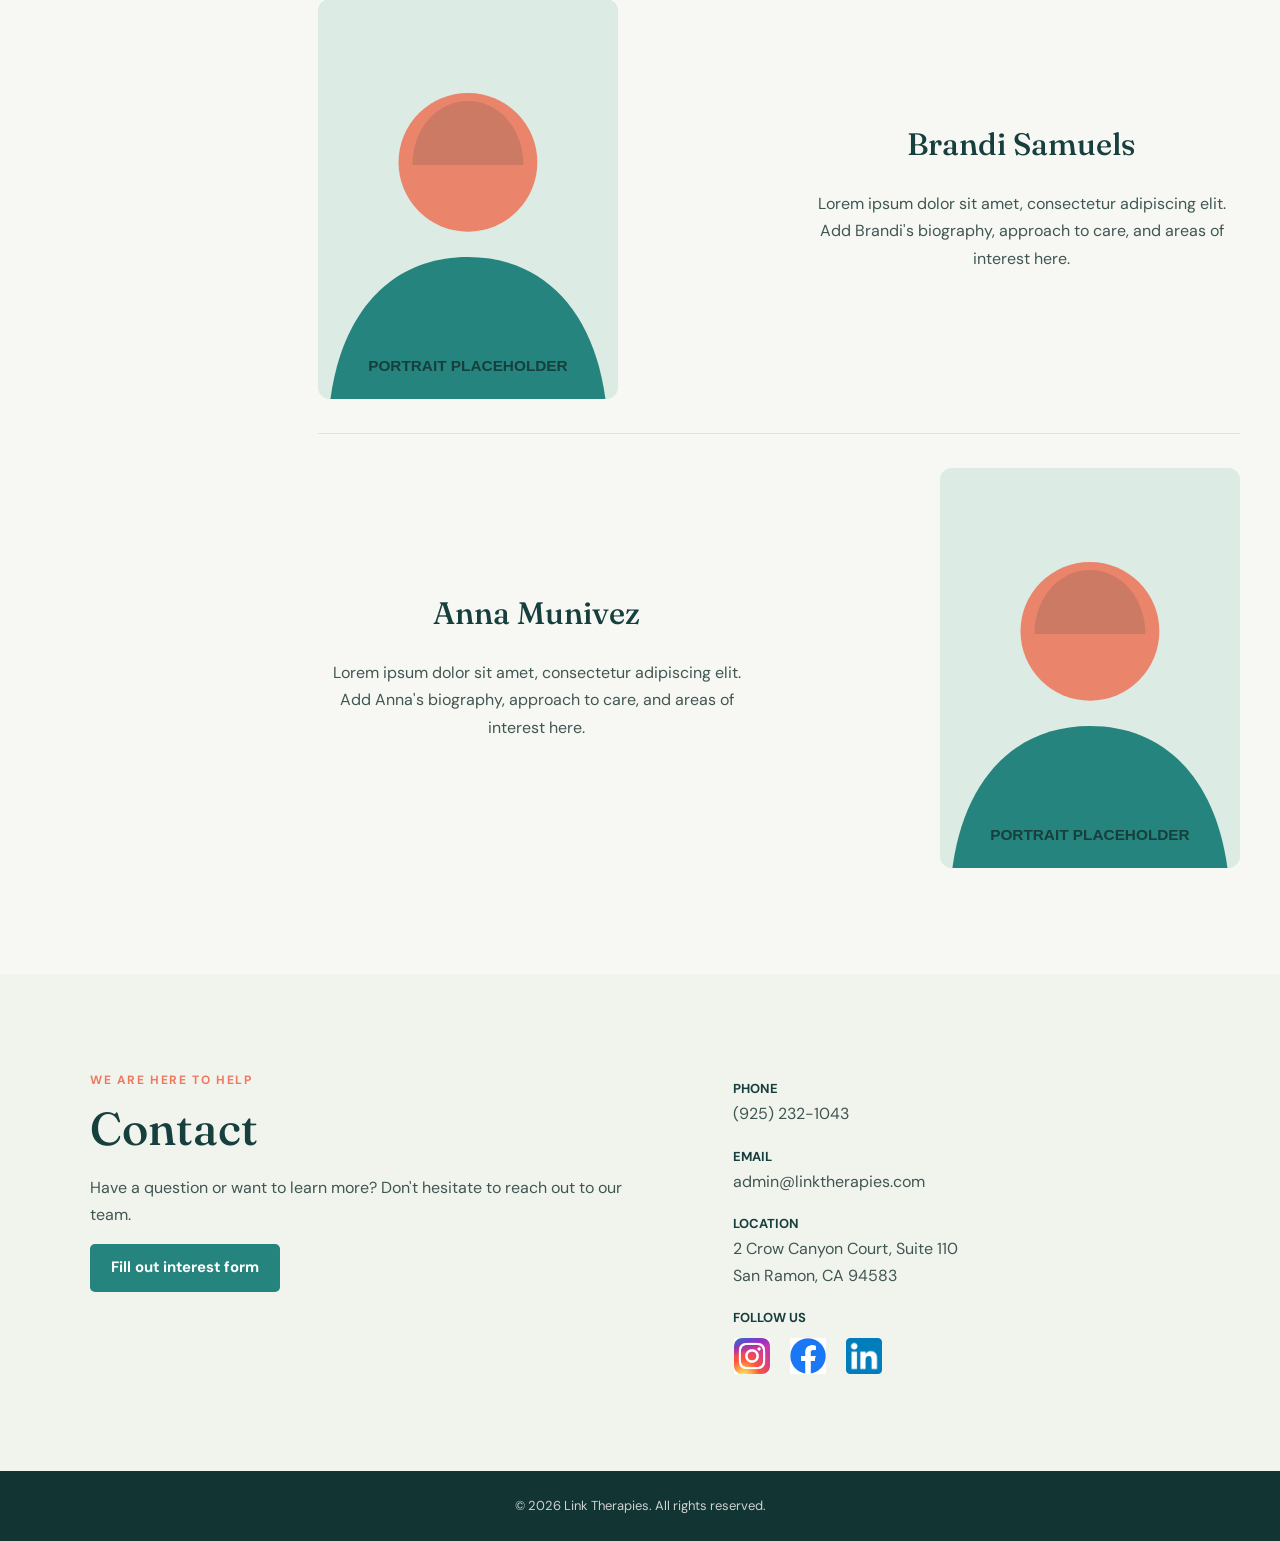
<file: aba-team.html>
<!doctype html>
<html lang="en">
  <head>
    <meta charset="UTF-8" />
    <meta name="viewport" content="width=device-width, initial-scale=1.0" />
    <meta
      name="description"
      content="Meet the Link Therapies ABA therapy team."
    />
    <title>ABA Team | Link Therapies</title>
    <link rel="preconnect" href="https://fonts.googleapis.com" />
    <link rel="preconnect" href="https://fonts.gstatic.com" crossorigin />
    <link
      href="https://fonts.googleapis.com/css2?family=DM+Sans:wght@400;500;600;700&family=Fraunces:opsz,wght@9..144,500;9..144,600&display=swap"
      rel="stylesheet"
    />
    <link rel="stylesheet" href="about-pages.css" />
  </head>
  <body>
    <header class="site-header">
      <div class="header-inner">
        <a class="brand" href="index.html" aria-label="Link Therapies home"
          ><img src="images/link%20logo.png" alt="Link Therapies"
        /></a>
        <a class="back-home" href="index.html">Back to home</a>
      </div>
    </header>
    <main class="about-main">
      <div class="page-heading">
        <p class="eyebrow">Our people</p>
        <h1>ABA Team</h1>
        <p>
          Lorem ipsum dolor sit amet, consectetur adipiscing elit. Meet the team
          supporting children and families.
        </p>
      </div>
      <div class="about-layout">
        <aside
          class="about-sidebar explore-sidebar"
          aria-label="Site navigation"
        >
          <h2>Explore</h2>
          <nav aria-label="Main sections">
            <details open>
              <summary>About Us</summary>
              <div class="sidebar-subnav">
                <a href="our-mission.html">Our Mission</a>
                <a href="speech-team.html">Speech Team</a>
                <a href="ot-team.html">OT Team</a>
                <span class="sidebar-current" aria-current="page"
                  >ABA Team</span
                >
              </div>
            </details>
            <details>
              <summary>Services</summary>
              <div class="sidebar-subnav">
                <a href="speech-services.html">Speech Therapy</a>
                <a href="ot-services.html">Occupational Therapy</a>
                <a href="aba-services.html">ABA Therapy</a>
              </div>
            </details>
            <a href="insurance.html">Insurance</a>
            <a href="careers.html">Careers</a>
            <a href="resources.html">Resources</a>
            <a href="#contact">Contact</a>
          </nav>
        </aside>
        <div class="page-content team-roster">
          <article class="person-row">
            <figure class="portrait-frame">
              <img src="images/allie-baldwin.jpg" alt="Allie Baldwin" />
            </figure>
            <div class="person-copy">
              <h2>Allie Baldwin</h2>
              <p>
                Lorem ipsum dolor sit amet, consectetur adipiscing elit. Add
                Allie's biography, approach to care, and areas of interest here.
              </p>
            </div>
          </article>
          <article class="person-row is-reversed">
            <figure class="portrait-frame">
              <img src="images/alyssa-suarez.jpg" alt="Alyssa Suarez" />
            </figure>
            <div class="person-copy">
              <h2>Alyssa Suarez</h2>
              <p>
                Lorem ipsum dolor sit amet, consectetur adipiscing elit. Add
                Alyssa's biography, approach to care, and areas of interest
                here.
              </p>
            </div>
          </article>
          <article class="person-row">
            <figure class="portrait-frame">
              <img src="images/michelle-wong.jpg" alt="Michelle Wong" />
            </figure>
            <div class="person-copy">
              <h2>Michelle Wong</h2>
              <p>
                Lorem ipsum dolor sit amet, consectetur adipiscing elit. Add
                Michelle's biography, approach to care, and areas of interest
                here.
              </p>
            </div>
          </article>
          <article class="person-row is-reversed">
            <figure class="portrait-frame">
              <img src="images/christina-bahls.jpg" alt="Christina Bahls" />
            </figure>
            <div class="person-copy">
              <h2>Christina Bahls</h2>
              <p>
                Lorem ipsum dolor sit amet, consectetur adipiscing elit. Add
                Christina's biography, approach to care, and areas of interest
                here.
              </p>
            </div>
          </article>
          <article class="person-row">
            <figure class="portrait-frame">
              <img src="images/amber-hill.jpg" alt="Amber Hill" />
            </figure>
            <div class="person-copy">
              <h2>Amber Hill</h2>
              <p>
                Lorem ipsum dolor sit amet, consectetur adipiscing elit. Add
                Amber's biography, approach to care, and areas of interest here.
              </p>
            </div>
          </article>
          <article class="person-row is-reversed">
            <figure class="portrait-frame">
              <img src="images/pamela-white.jpg" alt="Pamela White" />
            </figure>
            <div class="person-copy">
              <h2>Pamela White</h2>
              <p>
                Lorem ipsum dolor sit amet, consectetur adipiscing elit. Add
                Pamela's biography, approach to care, and areas of interest
                here.
              </p>
            </div>
          </article>
          <article class="person-row">
            <figure class="portrait-frame">
              <img
                class="is-placeholder"
                src="images/therapist-placeholder.svg"
                alt="Placeholder portrait for Brandi Samuels"
              />
            </figure>
            <div class="person-copy">
              <h2>Brandi Samuels</h2>
              <p>
                Lorem ipsum dolor sit amet, consectetur adipiscing elit. Add
                Brandi's biography, approach to care, and areas of interest
                here.
              </p>
            </div>
          </article>
          <article class="person-row is-reversed">
            <figure class="portrait-frame">
              <img
                class="is-placeholder"
                src="images/therapist-placeholder.svg"
                alt="Placeholder portrait for Anna Munivez"
              />
            </figure>
            <div class="person-copy">
              <h2>Anna Munivez</h2>
              <p>
                Lorem ipsum dolor sit amet, consectetur adipiscing elit. Add
                Anna's biography, approach to care, and areas of interest here.
              </p>
            </div>
          </article>
        </div>
      </div>
      <section class="site-contact" id="contact">
        <div class="section-inner contact-grid">
          <div>
            <p class="eyebrow">We are here to help</p>
            <h2>Contact</h2>
            <p>
              Have a question or want to learn more? Don't hesitate to reach out
              to our team.
            </p>
            <a class="button" href="schedule-consultation.html"
              >Fill out interest form</a
            >
          </div>
          <div class="contact-details">
            <p><strong>Phone</strong>(925) 232-1043</p>
            <p><strong>Email</strong>admin@linktherapies.com</p>
            <p>
              <strong>Location</strong>2 Crow Canyon Court, Suite 110<br />San
              Ramon, CA 94583
            </p>
            <div class="social-group">
              <strong>Follow us</strong>
              <nav
                class="social-links"
                aria-label="Link Therapies social media"
              >
                <a
                  href="https://www.instagram.com/linktherapies/"
                  target="_blank"
                  rel="noopener noreferrer"
                  aria-label="Follow Link Therapies on Instagram, @linktherapies"
                  title="Instagram @linktherapies"
                  ><img src="images/instagram.jpg" alt=""
                /></a>
                <a
                  href="https://www.facebook.com/linktherapies/"
                  target="_blank"
                  rel="noopener noreferrer"
                  aria-label="Follow Link Therapies on Facebook"
                  title="Facebook"
                  ><img src="images/facebook.jpg" alt=""
                /></a>
                <a
                  href="https://www.linkedin.com/company/link-therapies"
                  target="_blank"
                  rel="noopener noreferrer"
                  aria-label="Follow Link Therapies on LinkedIn"
                  title="LinkedIn"
                  ><img src="images/linkedin.jpg" alt=""
                /></a>
              </nav>
            </div>
          </div>
        </div>
      </section>
    </main>
    <footer><p>&copy; 2026 Link Therapies. All rights reserved.</p></footer>
    <script src="about-pages.js"></script>
  </body>
</html>
</file>
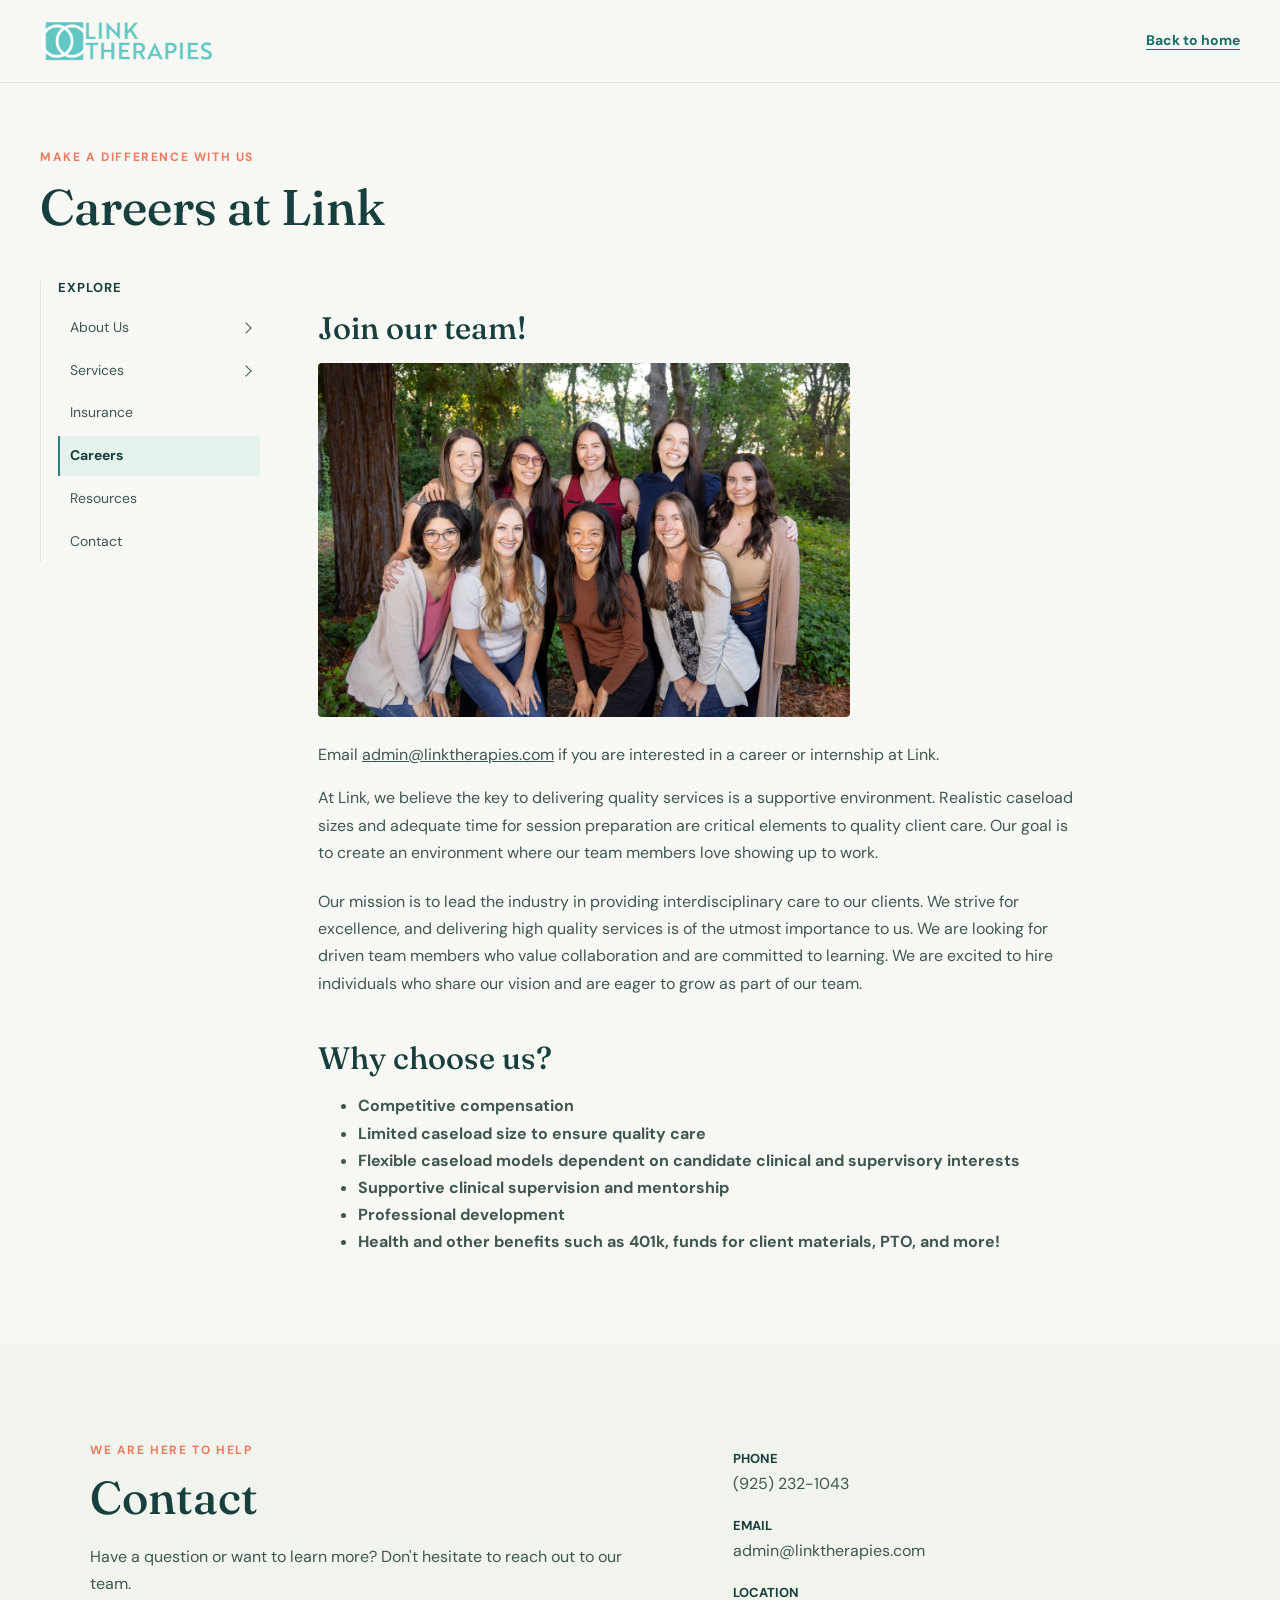
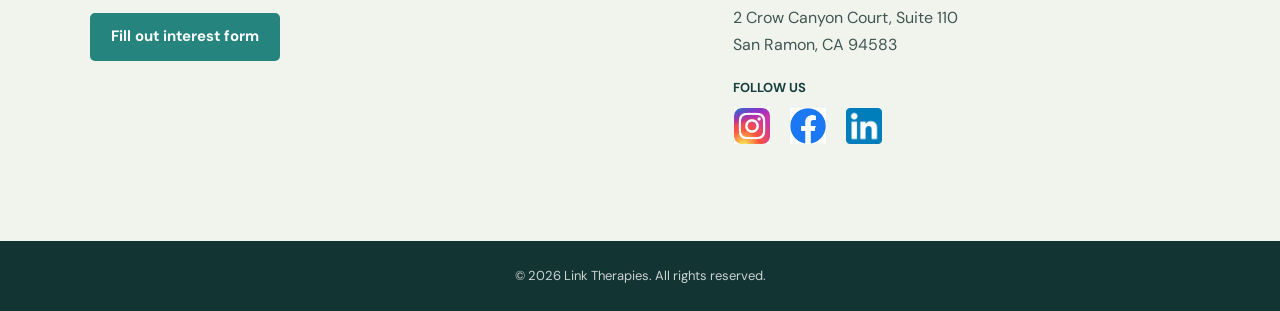
<file: careers.html>
<!doctype html>
<html lang="en">
  <head>
    <meta charset="UTF-8" />
    <meta name="viewport" content="width=device-width, initial-scale=1.0" />
    <meta
      name="description"
      content="Explore career and internship opportunities at Link Therapies."
    />
    <title>Careers | Link Therapies</title>
    <link rel="preconnect" href="https://fonts.googleapis.com" />
    <link rel="preconnect" href="https://fonts.gstatic.com" crossorigin />
    <link
      href="https://fonts.googleapis.com/css2?family=DM+Sans:wght@400;500;600;700&family=Fraunces:opsz,wght@9..144,500;9..144,600&display=swap"
      rel="stylesheet"
    />
    <link rel="stylesheet" href="about-pages.css" />
  </head>
  <body>
    <header class="site-header">
      <div class="header-inner">
        <a class="brand" href="index.html" aria-label="Link Therapies home">
          <img src="images/link%20logo.png" alt="Link Therapies" />
        </a>
        <a class="back-home" href="index.html">Back to home</a>
      </div>
    </header>
    <main class="about-main careers-main">
      <div class="page-heading">
        <p class="eyebrow">Make a difference with us</p>
        <h1>Careers at Link</h1>
      </div>
      <div class="about-layout">
        <aside
          class="about-sidebar explore-sidebar"
          aria-label="Site navigation"
        >
          <h2>Explore</h2>
          <nav aria-label="Main sections">
            <details>
              <summary>About Us</summary>
              <div class="sidebar-subnav">
                <a href="our-mission.html">Our Mission</a>
                <a href="speech-team.html">Speech Team</a>
                <a href="ot-team.html">OT Team</a>
                <a href="aba-team.html">ABA Team</a>
              </div>
            </details>
            <details>
              <summary>Services</summary>
              <div class="sidebar-subnav">
                <a href="speech-services.html">Speech Therapy</a>
                <a href="ot-services.html">Occupational Therapy</a>
                <a href="aba-services.html">ABA Therapy</a>
              </div>
            </details>
            <a href="insurance.html">Insurance</a>
            <span class="sidebar-current" aria-current="page">Careers</span>
            <a href="resources.html">Resources</a>
            <a href="#contact">Contact</a>
          </nav>
        </aside>
        <div class="page-content careers-content">
          <h2 class="careers-subheading">Join our team!</h2>
          <img
            class="careers-team-photo"
            src="images/teamphoto.jpg"
            alt="The Link Therapies team"
          />
          <p>
            Email
            <a
              href="mailto:admin@linktherapies.com?subject=Career%20or%20internship%20inquiry"
              >admin@linktherapies.com</a
            >
            if you are interested in a career or internship at Link.
          </p>
          <div class="mission-copy careers-copy">
            <p>
              At Link, we believe the key to delivering quality services is a
              supportive environment. Realistic caseload sizes and adequate time
              for session preparation are critical elements to quality client
              care. Our goal is to create an environment where our team members
              love showing up to work.
            </p>
            <p>
              Our mission is to lead the industry in providing interdisciplinary
              care to our clients. We strive for excellence, and delivering high
              quality services is of the utmost importance to us. We are looking
              for driven team members who value collaboration and are committed
              to learning. We are excited to hire individuals who share our
              vision and are eager to grow as part of our team.
            </p>
          </div>
          <h2>Why choose us?</h2>
          <ul>
            <li><strong>Competitive compensation</strong></li>
            <li>
              <strong>Limited caseload size to ensure quality care</strong>
            </li>
            <li>
              <strong
                >Flexible caseload models dependent on candidate clinical and
                supervisory interests</strong
              >
            </li>
            <li>
              <strong>Supportive clinical supervision and mentorship</strong>
            </li>
            <li><strong>Professional development</strong></li>
            <li>
              <strong
                >Health and other benefits such as 401k, funds for client
                materials, PTO, and more!</strong
              >
            </li>
          </ul>
        </div>
      </div>
      <section class="site-contact" id="contact">
        <div class="section-inner contact-grid">
          <div>
            <p class="eyebrow">We are here to help</p>
            <h2>Contact</h2>
            <p>
              Have a question or want to learn more? Don't hesitate to reach out
              to our team.
            </p>
            <a class="button" href="schedule-consultation.html"
              >Fill out interest form</a
            >
          </div>
          <div class="contact-details">
            <p><strong>Phone</strong>(925) 232-1043</p>
            <p><strong>Email</strong>admin@linktherapies.com</p>
            <p>
              <strong>Location</strong>2 Crow Canyon Court, Suite 110<br />San
              Ramon, CA 94583
            </p>
            <div class="social-group">
              <strong>Follow us</strong>
              <nav
                class="social-links"
                aria-label="Link Therapies social media"
              >
                <a
                  href="https://www.instagram.com/linktherapies/"
                  target="_blank"
                  rel="noopener noreferrer"
                  aria-label="Follow Link Therapies on Instagram, @linktherapies"
                  title="Instagram @linktherapies"
                  ><img src="images/instagram.jpg" alt=""
                /></a>
                <a
                  href="https://www.facebook.com/linktherapies/"
                  target="_blank"
                  rel="noopener noreferrer"
                  aria-label="Follow Link Therapies on Facebook"
                  title="Facebook"
                  ><img src="images/facebook.jpg" alt=""
                /></a>
                <a
                  href="https://www.linkedin.com/company/link-therapies"
                  target="_blank"
                  rel="noopener noreferrer"
                  aria-label="Follow Link Therapies on LinkedIn"
                  title="LinkedIn"
                  ><img src="images/linkedin.jpg" alt=""
                /></a>
              </nav>
            </div>
          </div>
        </div>
      </section>
    </main>
    <footer><p>&copy; 2026 Link Therapies. All rights reserved.</p></footer>
  </body>
</html>
</file>
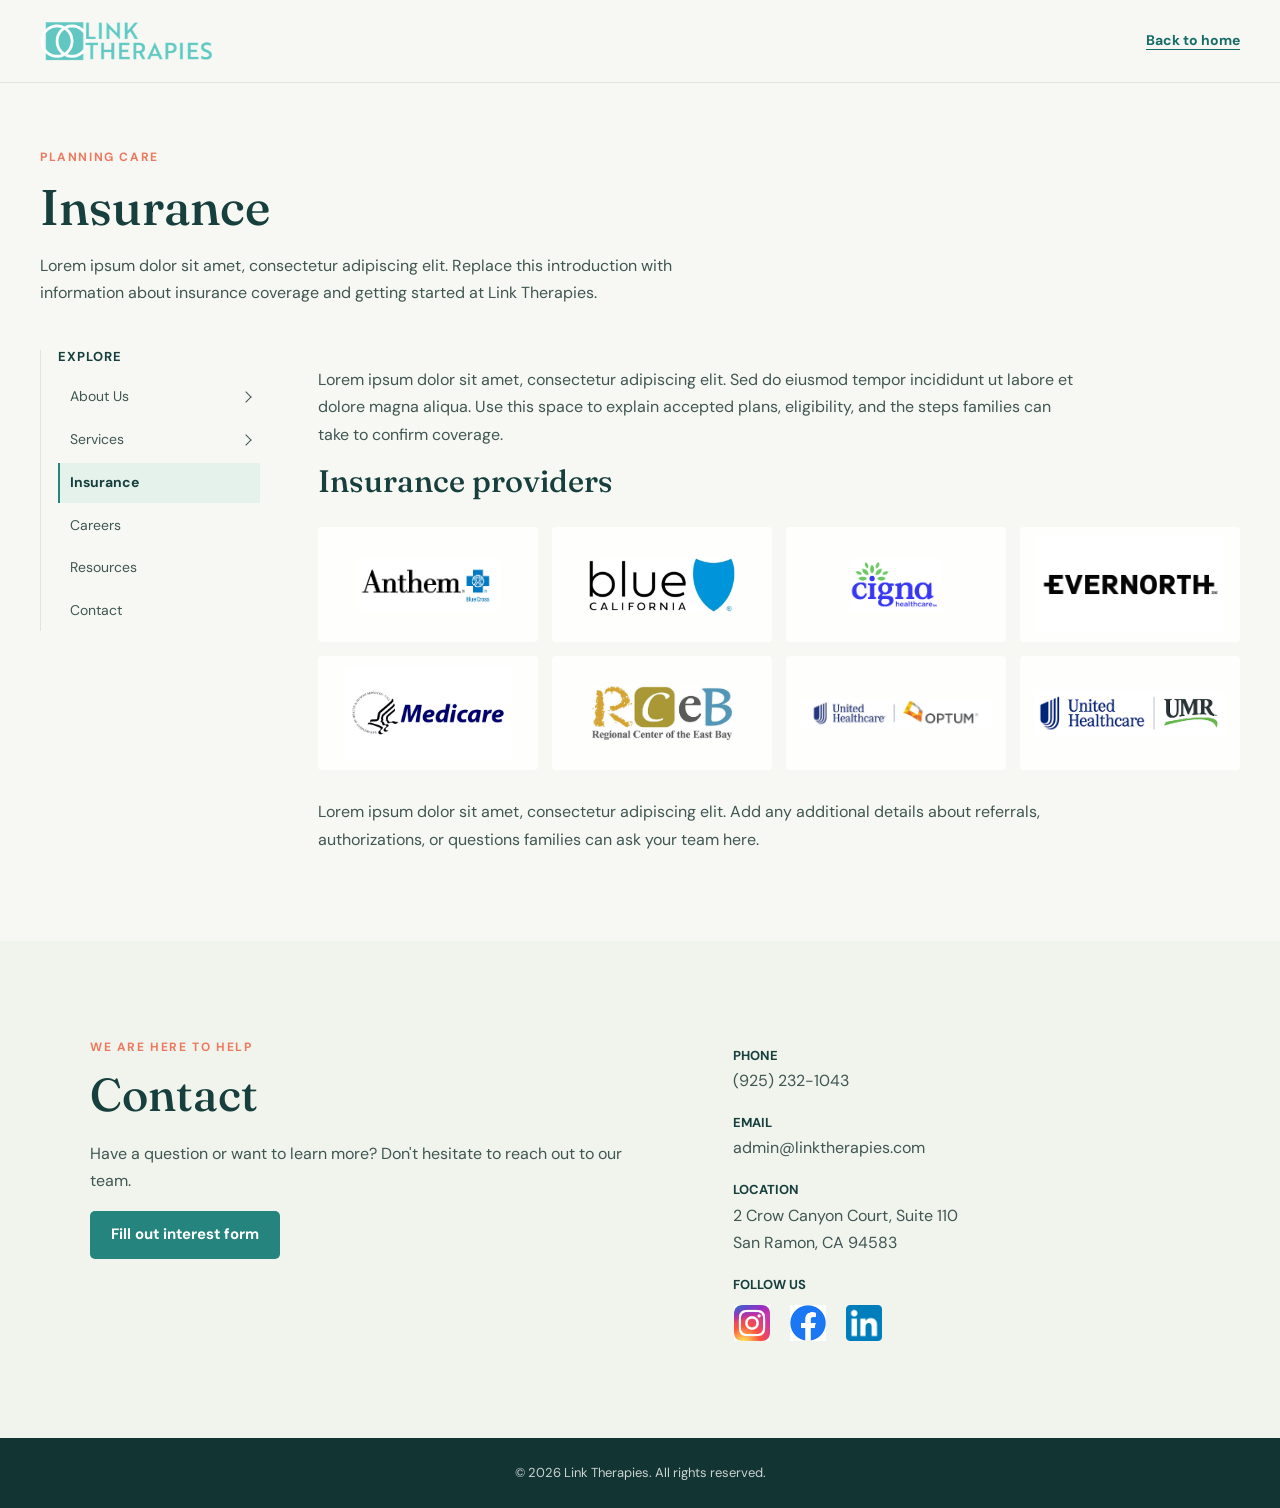
<file: insurance.html>
<!doctype html>
<html lang="en">
  <head>
    <meta charset="UTF-8" />
    <meta name="viewport" content="width=device-width, initial-scale=1.0" />
    <meta
      name="description"
      content="Learn about insurance accepted by Link Therapies."
    />
    <title>Insurance | Link Therapies</title>
    <link rel="preconnect" href="https://fonts.googleapis.com" />
    <link rel="preconnect" href="https://fonts.gstatic.com" crossorigin />
    <link
      href="https://fonts.googleapis.com/css2?family=DM+Sans:wght@400;500;600;700&family=Fraunces:opsz,wght@9..144,500;9..144,600&display=swap"
      rel="stylesheet"
    />
    <link rel="stylesheet" href="about-pages.css" />
  </head>
  <body>
    <header class="site-header">
      <div class="header-inner">
        <a class="brand" href="index.html" aria-label="Link Therapies home">
          <img src="images/link%20logo.png" alt="Link Therapies" />
        </a>
        <a class="back-home" href="index.html">Back to home</a>
      </div>
    </header>
    <main class="about-main">
      <div class="page-heading">
        <p class="eyebrow">Planning care</p>
        <h1>Insurance</h1>
        <p>
          Lorem ipsum dolor sit amet, consectetur adipiscing elit. Replace this
          introduction with information about insurance coverage and getting
          started at Link Therapies.
        </p>
      </div>
      <div class="about-layout">
        <aside
          class="about-sidebar explore-sidebar"
          aria-label="Site navigation"
        >
          <h2>Explore</h2>
          <nav aria-label="Main sections">
            <details>
              <summary>About Us</summary>
              <div class="sidebar-subnav">
                <a href="our-mission.html">Our Mission</a>
                <a href="speech-team.html">Speech Team</a>
                <a href="ot-team.html">OT Team</a>
                <a href="aba-team.html">ABA Team</a>
              </div>
            </details>
            <details>
              <summary>Services</summary>
              <div class="sidebar-subnav">
                <a href="speech-services.html">Speech Therapy</a>
                <a href="ot-services.html">Occupational Therapy</a>
                <a href="aba-services.html">ABA Therapy</a>
              </div>
            </details>
            <span class="sidebar-current" aria-current="page">Insurance</span>
            <a href="careers.html">Careers</a>
            <a href="resources.html">Resources</a>
            <a href="#contact">Contact</a>
          </nav>
        </aside>
        <div class="page-content">
          <p>
            Lorem ipsum dolor sit amet, consectetur adipiscing elit. Sed do
            eiusmod tempor incididunt ut labore et dolore magna aliqua. Use this
            space to explain accepted plans, eligibility, and the steps families
            can take to confirm coverage.
          </p>
          <h2>Insurance providers</h2>
          <ul class="provider-logos" aria-label="Insurance providers accepted">
            <li>
              <img
                src="images/anthem.jpg"
                alt="Anthem Blue Cross"
                loading="lazy"
              />
            </li>
            <li>
              <img
                src="images/blueshield.jpg"
                alt="Blue Shield of California"
                loading="lazy"
              />
            </li>
            <li>
              <img
                src="images/cigna.jpg"
                alt="Cigna Healthcare"
                loading="lazy"
              />
            </li>
            <li>
              <img
                class="logo-zoom"
                src="images/evernorth.jpg"
                alt="Evernorth"
                loading="lazy"
              />
            </li>
            <li>
              <img
                class="logo-zoom"
                src="images/medicare.jpg"
                alt="Medicare"
                loading="lazy"
              />
            </li>
            <li>
              <img
                src="images/rceb.jpg"
                alt="Regional Center of the East Bay"
                loading="lazy"
              />
            </li>
            <li>
              <img
                src="images/uhc+optum.jpg"
                alt="UnitedHealthcare and Optum"
                loading="lazy"
              />
            </li>
            <li>
              <img
                src="images/uhc+umr.jpg"
                alt="UnitedHealthcare and UMR"
                loading="lazy"
              />
            </li>
          </ul>
          <p>
            Lorem ipsum dolor sit amet, consectetur adipiscing elit. Add any
            additional details about referrals, authorizations, or questions
            families can ask your team here.
          </p>
        </div>
      </div>
      <section class="site-contact" id="contact">
        <div class="section-inner contact-grid">
          <div>
            <p class="eyebrow">We are here to help</p>
            <h2>Contact</h2>
            <p>
              Have a question or want to learn more? Don't hesitate to reach out
              to our team.
            </p>
            <a class="button" href="schedule-consultation.html"
              >Fill out interest form</a
            >
          </div>
          <div class="contact-details">
            <p><strong>Phone</strong>(925) 232-1043</p>
            <p><strong>Email</strong>admin@linktherapies.com</p>
            <p>
              <strong>Location</strong>2 Crow Canyon Court, Suite 110<br />San
              Ramon, CA 94583
            </p>
            <div class="social-group">
              <strong>Follow us</strong>
              <nav
                class="social-links"
                aria-label="Link Therapies social media"
              >
                <a
                  href="https://www.instagram.com/linktherapies/"
                  target="_blank"
                  rel="noopener noreferrer"
                  aria-label="Follow Link Therapies on Instagram, @linktherapies"
                  title="Instagram @linktherapies"
                  ><img src="images/instagram.jpg" alt=""
                /></a>
                <a
                  href="https://www.facebook.com/linktherapies/"
                  target="_blank"
                  rel="noopener noreferrer"
                  aria-label="Follow Link Therapies on Facebook"
                  title="Facebook"
                  ><img src="images/facebook.jpg" alt=""
                /></a>
                <a
                  href="https://www.linkedin.com/company/link-therapies"
                  target="_blank"
                  rel="noopener noreferrer"
                  aria-label="Follow Link Therapies on LinkedIn"
                  title="LinkedIn"
                  ><img src="images/linkedin.jpg" alt=""
                /></a>
              </nav>
            </div>
          </div>
        </div>
      </section>
    </main>
    <footer><p>&copy; 2026 Link Therapies. All rights reserved.</p></footer>
  </body>
</html>
</file>
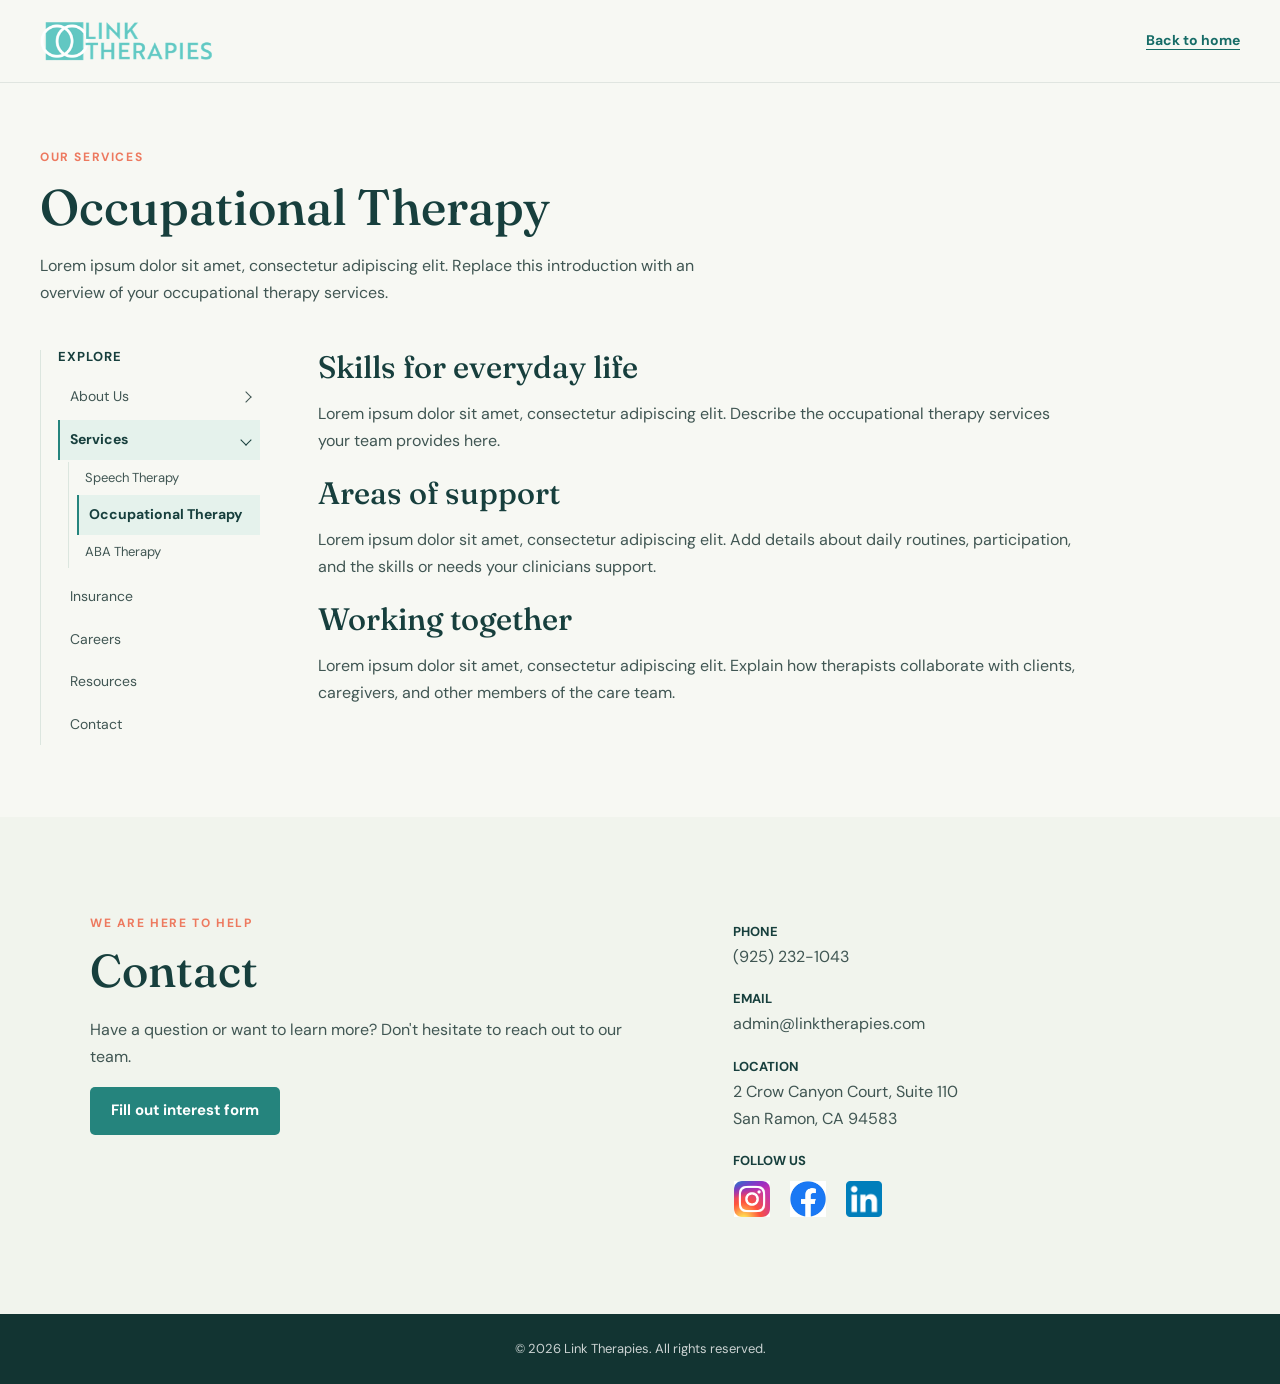
<file: ot-services.html>
<!doctype html>
<html lang="en">
  <head>
    <meta charset="UTF-8" />
    <meta name="viewport" content="width=device-width, initial-scale=1.0" />
    <meta
      name="description"
      content="Learn about occupational therapy services at Link Therapies."
    />
    <title>Occupational Therapy | Link Therapies</title>
    <link rel="preconnect" href="https://fonts.googleapis.com" />
    <link rel="preconnect" href="https://fonts.gstatic.com" crossorigin />
    <link
      href="https://fonts.googleapis.com/css2?family=DM+Sans:wght@400;500;600;700&family=Fraunces:opsz,wght@9..144,500;9..144,600&display=swap"
      rel="stylesheet"
    />
    <link rel="stylesheet" href="about-pages.css" />
  </head>
  <body>
    <header class="site-header">
      <div class="header-inner">
        <a class="brand" href="index.html" aria-label="Link Therapies home"
          ><img src="images/link%20logo.png" alt="Link Therapies"
        /></a>
        <a class="back-home" href="index.html">Back to home</a>
      </div>
    </header>
    <main class="about-main">
      <div class="page-heading">
        <p class="eyebrow">Our services</p>
        <h1>Occupational Therapy</h1>
        <p>
          Lorem ipsum dolor sit amet, consectetur adipiscing elit. Replace this
          introduction with an overview of your occupational therapy services.
        </p>
      </div>
      <div class="about-layout">
        <aside
          class="about-sidebar explore-sidebar"
          aria-label="Site navigation"
        >
          <h2>Explore</h2>
          <nav aria-label="Main sections">
            <details>
              <summary>About Us</summary>
              <div class="sidebar-subnav">
                <a href="our-mission.html">Our Mission</a>
                <a href="speech-team.html">Speech Team</a>
                <a href="ot-team.html">OT Team</a>
                <a href="aba-team.html">ABA Team</a>
              </div>
            </details>
            <details open>
              <summary>Services</summary>
              <div class="sidebar-subnav">
                <a href="speech-services.html">Speech Therapy</a>
                <span class="sidebar-current" aria-current="page"
                  >Occupational Therapy</span
                >
                <a href="aba-services.html">ABA Therapy</a>
              </div>
            </details>
            <a href="insurance.html">Insurance</a>
            <a href="careers.html">Careers</a>
            <a href="resources.html">Resources</a>
            <a href="#contact">Contact</a>
          </nav>
        </aside>
        <div class="page-content">
          <section class="mission-copy">
            <h2>Skills for everyday life</h2>
            <p>
              Lorem ipsum dolor sit amet, consectetur adipiscing elit. Describe
              the occupational therapy services your team provides here.
            </p>
          </section>
          <section class="mission-copy">
            <h2>Areas of support</h2>
            <p>
              Lorem ipsum dolor sit amet, consectetur adipiscing elit. Add
              details about daily routines, participation, and the skills or
              needs your clinicians support.
            </p>
          </section>
          <section class="mission-copy">
            <h2>Working together</h2>
            <p>
              Lorem ipsum dolor sit amet, consectetur adipiscing elit. Explain
              how therapists collaborate with clients, caregivers, and other
              members of the care team.
            </p>
          </section>
        </div>
      </div>
      <section class="site-contact" id="contact">
        <div class="section-inner contact-grid">
          <div>
            <p class="eyebrow">We are here to help</p>
            <h2>Contact</h2>
            <p>
              Have a question or want to learn more? Don't hesitate to reach out
              to our team.
            </p>
            <a class="button" href="schedule-consultation.html"
              >Fill out interest form</a
            >
          </div>
          <div class="contact-details">
            <p><strong>Phone</strong>(925) 232-1043</p>
            <p><strong>Email</strong>admin@linktherapies.com</p>
            <p>
              <strong>Location</strong>2 Crow Canyon Court, Suite 110<br />San
              Ramon, CA 94583
            </p>
            <div class="social-group">
              <strong>Follow us</strong>
              <nav
                class="social-links"
                aria-label="Link Therapies social media"
              >
                <a
                  href="https://www.instagram.com/linktherapies/"
                  target="_blank"
                  rel="noopener noreferrer"
                  aria-label="Follow Link Therapies on Instagram, @linktherapies"
                  title="Instagram @linktherapies"
                  ><img src="images/instagram.jpg" alt=""
                /></a>
                <a
                  href="https://www.facebook.com/linktherapies/"
                  target="_blank"
                  rel="noopener noreferrer"
                  aria-label="Follow Link Therapies on Facebook"
                  title="Facebook"
                  ><img src="images/facebook.jpg" alt=""
                /></a>
                <a
                  href="https://www.linkedin.com/company/link-therapies"
                  target="_blank"
                  rel="noopener noreferrer"
                  aria-label="Follow Link Therapies on LinkedIn"
                  title="LinkedIn"
                  ><img src="images/linkedin.jpg" alt=""
                /></a>
              </nav>
            </div>
          </div>
        </div>
      </section>
    </main>
    <footer><p>&copy; 2026 Link Therapies. All rights reserved.</p></footer>
  </body>
</html>
</file>
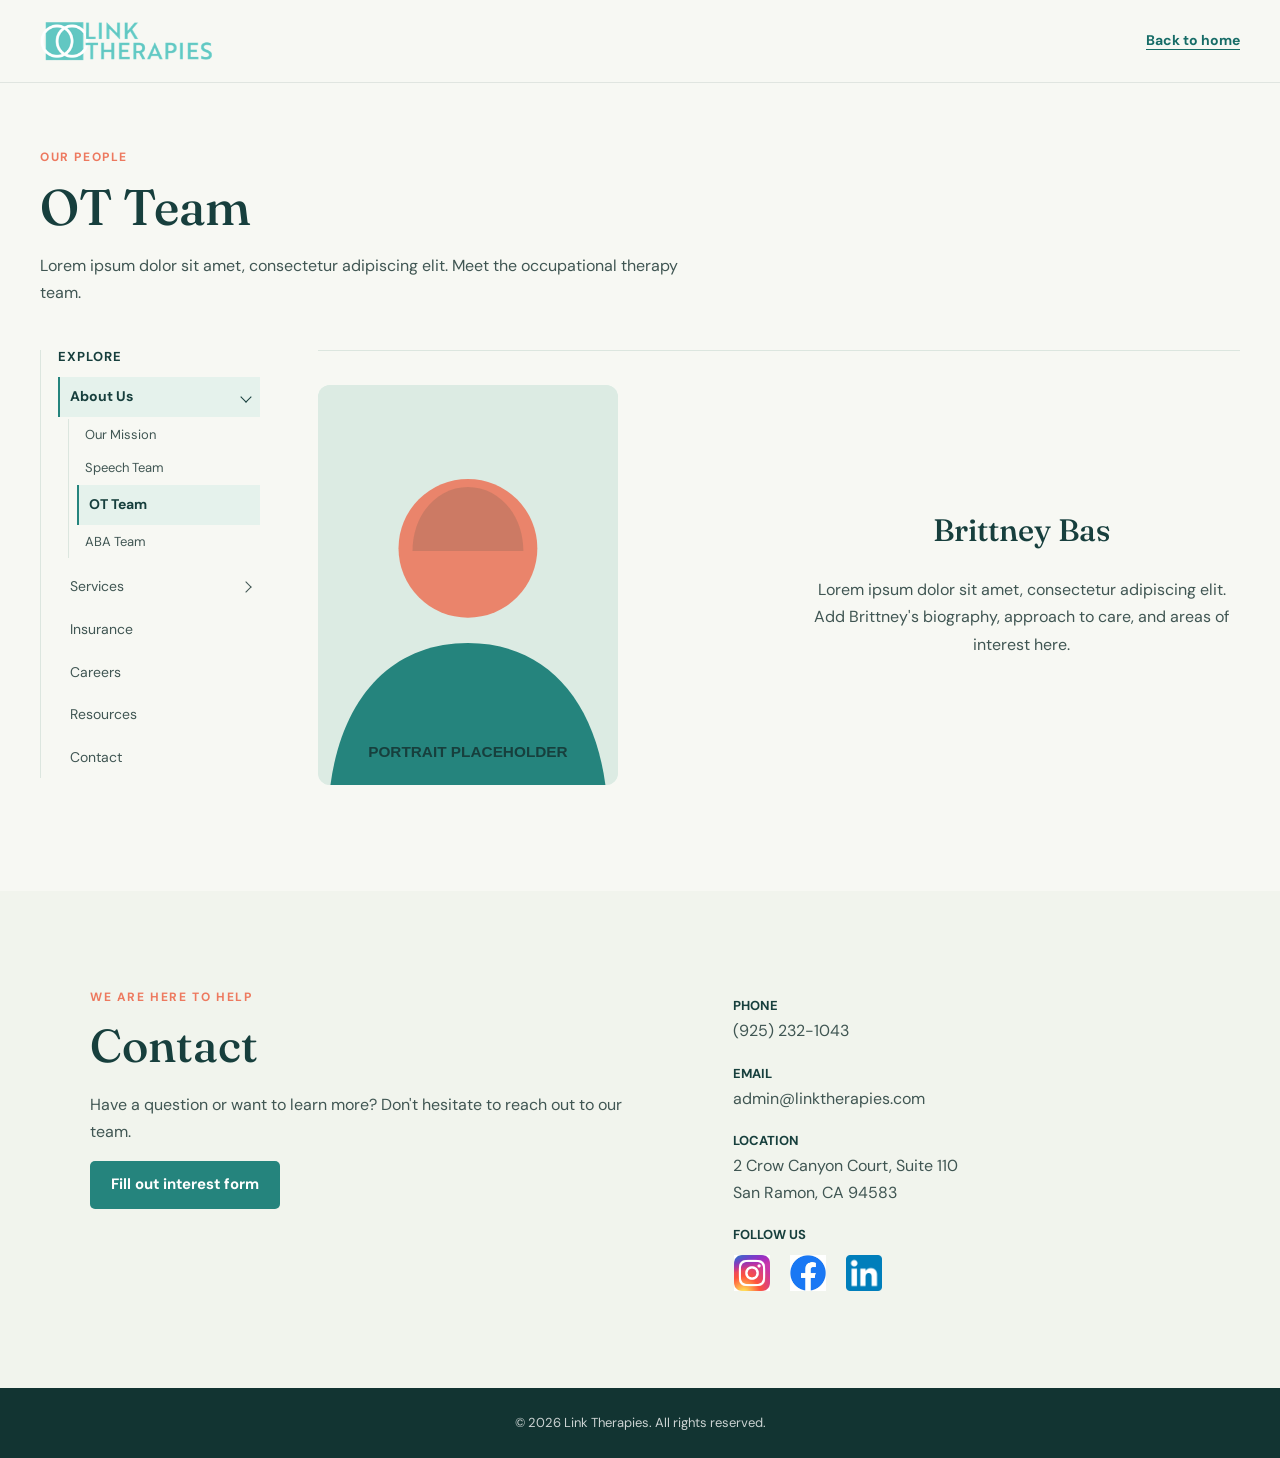
<file: ot-team.html>
<!doctype html>
<html lang="en">
  <head>
    <meta charset="UTF-8" />
    <meta name="viewport" content="width=device-width, initial-scale=1.0" />
    <meta
      name="description"
      content="Meet the Link Therapies occupational therapy team."
    />
    <title>OT Team | Link Therapies</title>
    <link rel="preconnect" href="https://fonts.googleapis.com" />
    <link rel="preconnect" href="https://fonts.gstatic.com" crossorigin />
    <link
      href="https://fonts.googleapis.com/css2?family=DM+Sans:wght@400;500;600;700&family=Fraunces:opsz,wght@9..144,500;9..144,600&display=swap"
      rel="stylesheet"
    />
    <link rel="stylesheet" href="about-pages.css" />
  </head>
  <body>
    <header class="site-header">
      <div class="header-inner">
        <a class="brand" href="index.html" aria-label="Link Therapies home"
          ><img src="images/link%20logo.png" alt="Link Therapies"
        /></a>
        <a class="back-home" href="index.html">Back to home</a>
      </div>
    </header>
    <main class="about-main">
      <div class="page-heading">
        <p class="eyebrow">Our people</p>
        <h1>OT Team</h1>
        <p>
          Lorem ipsum dolor sit amet, consectetur adipiscing elit. Meet the
          occupational therapy team.
        </p>
      </div>
      <div class="about-layout">
        <aside
          class="about-sidebar explore-sidebar"
          aria-label="Site navigation"
        >
          <h2>Explore</h2>
          <nav aria-label="Main sections">
            <details open>
              <summary>About Us</summary>
              <div class="sidebar-subnav">
                <a href="our-mission.html">Our Mission</a>
                <a href="speech-team.html">Speech Team</a>
                <span class="sidebar-current" aria-current="page">OT Team</span>
                <a href="aba-team.html">ABA Team</a>
              </div>
            </details>
            <details>
              <summary>Services</summary>
              <div class="sidebar-subnav">
                <a href="speech-services.html">Speech Therapy</a>
                <a href="ot-services.html">Occupational Therapy</a>
                <a href="aba-services.html">ABA Therapy</a>
              </div>
            </details>
            <a href="insurance.html">Insurance</a>
            <a href="careers.html">Careers</a>
            <a href="resources.html">Resources</a>
            <a href="#contact">Contact</a>
          </nav>
        </aside>
        <div class="page-content team-roster">
          <article class="person-row">
            <figure class="portrait-frame">
              <img
                class="is-placeholder"
                src="images/therapist-placeholder.svg"
                alt="Placeholder portrait for Brittney Bas"
              />
            </figure>
            <div class="person-copy">
              <h2>Brittney Bas</h2>
              <p>
                Lorem ipsum dolor sit amet, consectetur adipiscing elit. Add
                Brittney's biography, approach to care, and areas of interest
                here.
              </p>
            </div>
          </article>
        </div>
      </div>
      <section class="site-contact" id="contact">
        <div class="section-inner contact-grid">
          <div>
            <p class="eyebrow">We are here to help</p>
            <h2>Contact</h2>
            <p>
              Have a question or want to learn more? Don't hesitate to reach out
              to our team.
            </p>
            <a class="button" href="schedule-consultation.html"
              >Fill out interest form</a
            >
          </div>
          <div class="contact-details">
            <p><strong>Phone</strong>(925) 232-1043</p>
            <p><strong>Email</strong>admin@linktherapies.com</p>
            <p>
              <strong>Location</strong>2 Crow Canyon Court, Suite 110<br />San
              Ramon, CA 94583
            </p>
            <div class="social-group">
              <strong>Follow us</strong>
              <nav
                class="social-links"
                aria-label="Link Therapies social media"
              >
                <a
                  href="https://www.instagram.com/linktherapies/"
                  target="_blank"
                  rel="noopener noreferrer"
                  aria-label="Follow Link Therapies on Instagram, @linktherapies"
                  title="Instagram @linktherapies"
                  ><img src="images/instagram.jpg" alt=""
                /></a>
                <a
                  href="https://www.facebook.com/linktherapies/"
                  target="_blank"
                  rel="noopener noreferrer"
                  aria-label="Follow Link Therapies on Facebook"
                  title="Facebook"
                  ><img src="images/facebook.jpg" alt=""
                /></a>
                <a
                  href="https://www.linkedin.com/company/link-therapies"
                  target="_blank"
                  rel="noopener noreferrer"
                  aria-label="Follow Link Therapies on LinkedIn"
                  title="LinkedIn"
                  ><img src="images/linkedin.jpg" alt=""
                /></a>
              </nav>
            </div>
          </div>
        </div>
      </section>
    </main>
    <footer><p>&copy; 2026 Link Therapies. All rights reserved.</p></footer>
    <script src="about-pages.js"></script>
  </body>
</html>
</file>
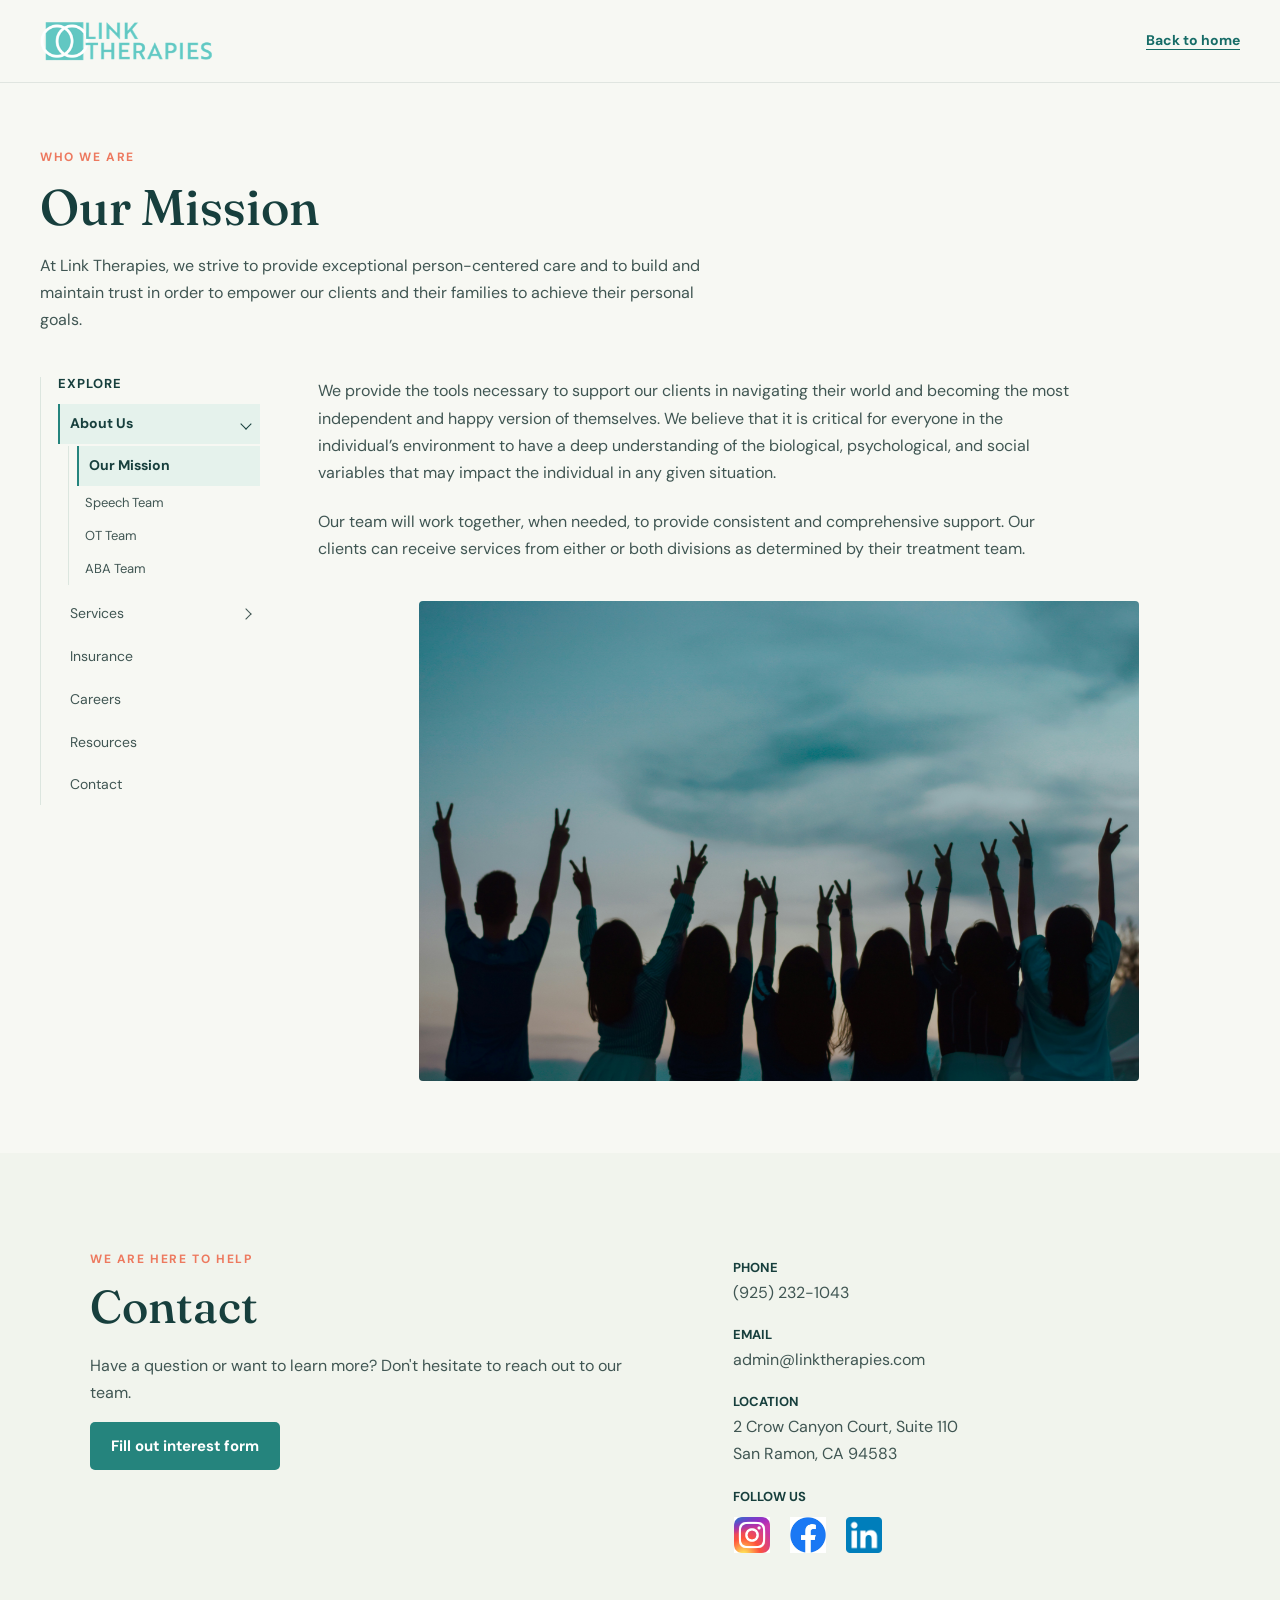
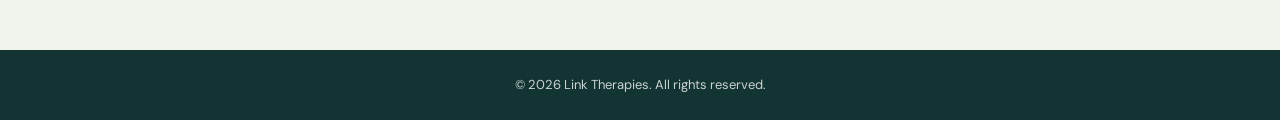
<file: our-mission.html>
<!doctype html>
<html lang="en">
  <head>
    <meta charset="UTF-8" />
    <meta name="viewport" content="width=device-width, initial-scale=1.0" />
    <meta
      name="description"
      content="Learn about the mission of Link Therapies."
    />
    <title>Our Mission | Link Therapies</title>
    <link rel="preconnect" href="https://fonts.googleapis.com" />
    <link rel="preconnect" href="https://fonts.gstatic.com" crossorigin />
    <link
      href="https://fonts.googleapis.com/css2?family=DM+Sans:wght@400;500;600;700&family=Fraunces:opsz,wght@9..144,500;9..144,600&display=swap"
      rel="stylesheet"
    />
    <link rel="stylesheet" href="about-pages.css" />
  </head>
  <body>
    <header class="site-header">
      <div class="header-inner">
        <a class="brand" href="index.html" aria-label="Link Therapies home"
          ><img src="images/link%20logo.png" alt="Link Therapies"
        /></a>
        <a class="back-home" href="index.html">Back to home</a>
      </div>
    </header>
    <main class="about-main">
      <div class="page-heading">
        <p class="eyebrow">Who we are</p>
        <h1>Our Mission</h1>
        <p>
          At Link Therapies, we strive to provide exceptional person-centered
          care and to build and maintain trust in order to empower our clients
          and their families to achieve their personal goals.
        </p>
      </div>
      <div class="about-layout">
        <aside
          class="about-sidebar explore-sidebar"
          aria-label="Site navigation"
        >
          <h2>Explore</h2>
          <nav aria-label="Main sections">
            <details open>
              <summary>About Us</summary>
              <div class="sidebar-subnav">
                <span class="sidebar-current" aria-current="page"
                  >Our Mission</span
                >
                <a href="speech-team.html">Speech Team</a>
                <a href="ot-team.html">OT Team</a>
                <a href="aba-team.html">ABA Team</a>
              </div>
            </details>
            <details>
              <summary>Services</summary>
              <div class="sidebar-subnav">
                <a href="speech-services.html">Speech Therapy</a>
                <a href="ot-services.html">Occupational Therapy</a>
                <a href="aba-services.html">ABA Therapy</a>
              </div>
            </details>
            <a href="insurance.html">Insurance</a>
            <a href="careers.html">Careers</a>
            <a href="resources.html">Resources</a>
            <a href="#contact">Contact</a>
          </nav>
        </aside>
        <div class="page-content">
          <div class="mission-copy">
            <p>
              We provide the tools necessary to support our clients in
              navigating their world and becoming the most independent and happy
              version of themselves. We believe that it is critical for everyone
              in the individual’s environment to have a deep understanding of
              the biological, psychological, and social variables that may
              impact the individual in any given situation.
            </p>
            <p>
              Our team will work together, when needed, to provide consistent
              and comprehensive support. Our clients can receive services from
              either or both divisions as determined by their treatment team.
            </p>
          </div>
          <div class="mission-gallery" aria-label="Link Therapies photos">
            <img
              src="images/kids-celebrating.jpg"
              alt="Children celebrating together"
            />
          </div>
        </div>
      </div>
      <section class="site-contact" id="contact">
        <div class="section-inner contact-grid">
          <div>
            <p class="eyebrow">We are here to help</p>
            <h2>Contact</h2>
            <p>
              Have a question or want to learn more? Don't hesitate to reach out
              to our team.
            </p>
            <a class="button" href="schedule-consultation.html"
              >Fill out interest form</a
            >
          </div>
          <div class="contact-details">
            <p><strong>Phone</strong>(925) 232-1043</p>
            <p><strong>Email</strong>admin@linktherapies.com</p>
            <p>
              <strong>Location</strong>2 Crow Canyon Court, Suite 110<br />San
              Ramon, CA 94583
            </p>
            <div class="social-group">
              <strong>Follow us</strong>
              <nav
                class="social-links"
                aria-label="Link Therapies social media"
              >
                <a
                  href="https://www.instagram.com/linktherapies/"
                  target="_blank"
                  rel="noopener noreferrer"
                  aria-label="Follow Link Therapies on Instagram, @linktherapies"
                  title="Instagram @linktherapies"
                  ><img src="images/instagram.jpg" alt=""
                /></a>
                <a
                  href="https://www.facebook.com/linktherapies/"
                  target="_blank"
                  rel="noopener noreferrer"
                  aria-label="Follow Link Therapies on Facebook"
                  title="Facebook"
                  ><img src="images/facebook.jpg" alt=""
                /></a>
                <a
                  href="https://www.linkedin.com/company/link-therapies"
                  target="_blank"
                  rel="noopener noreferrer"
                  aria-label="Follow Link Therapies on LinkedIn"
                  title="LinkedIn"
                  ><img src="images/linkedin.jpg" alt=""
                /></a>
              </nav>
            </div>
          </div>
        </div>
      </section>
    </main>
    <footer><p>&copy; 2026 Link Therapies. All rights reserved.</p></footer>
  </body>
</html>
</file>
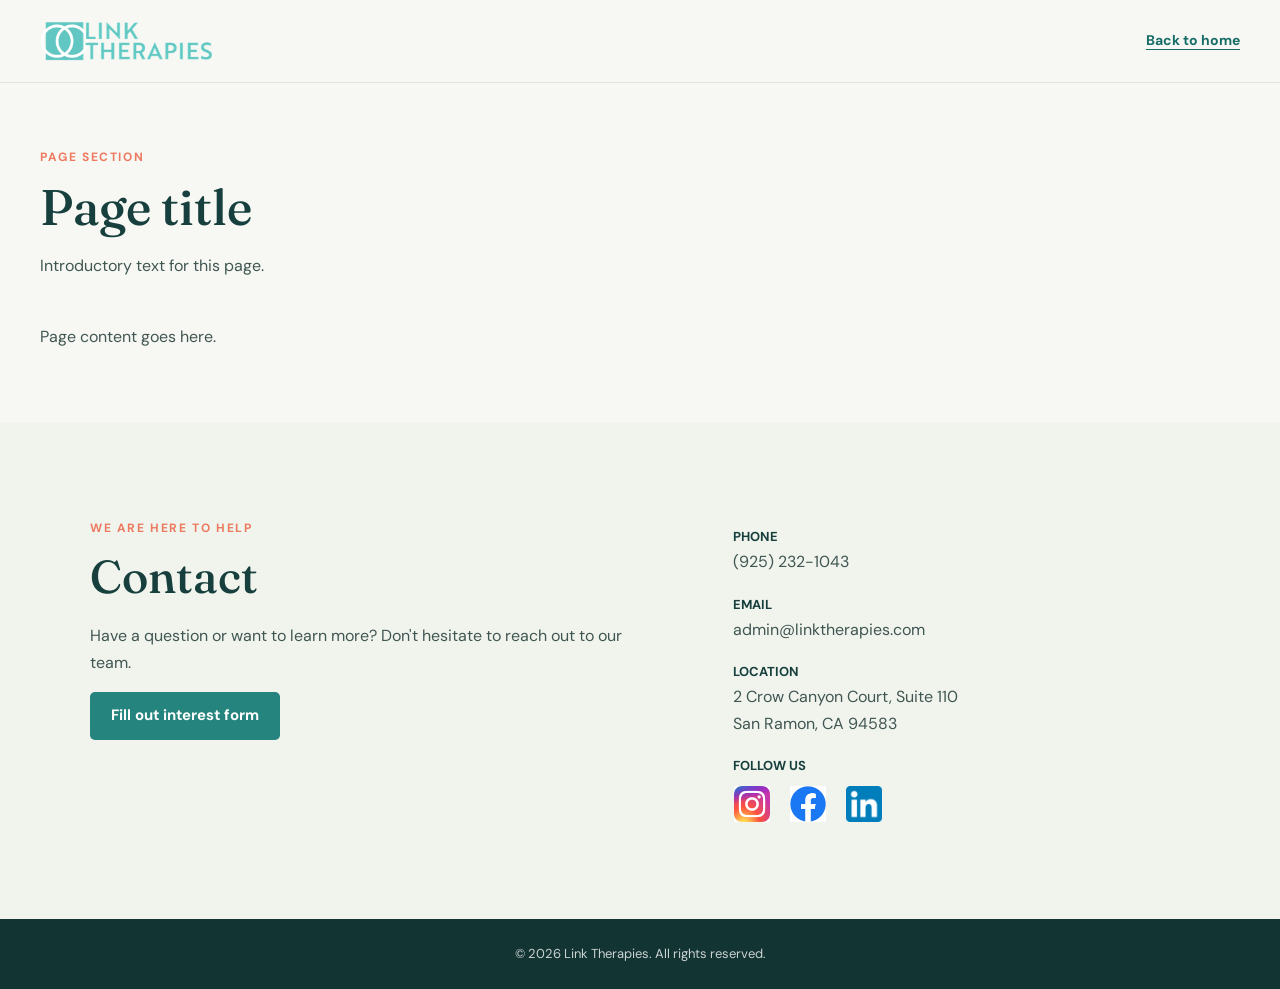
<file: page-template.html>
<!doctype html>
<html lang="en">
  <head>
    <meta charset="UTF-8" />
    <meta name="viewport" content="width=device-width, initial-scale=1.0" />
    <meta name="description" content="Page description for Link Therapies." />
    <title>Page Title | Link Therapies</title>
    <link rel="preconnect" href="https://fonts.googleapis.com" />
    <link rel="preconnect" href="https://fonts.gstatic.com" crossorigin />
    <link
      href="https://fonts.googleapis.com/css2?family=DM+Sans:wght@400;500;600;700&family=Fraunces:opsz,wght@9..144,500;9..144,600&display=swap"
      rel="stylesheet"
    />
    <link rel="stylesheet" href="about-pages.css" />
  </head>
  <body>
    <header class="site-header">
      <div class="header-inner">
        <a class="brand" href="index.html" aria-label="Link Therapies home">
          <img src="images/link%20logo.png" alt="Link Therapies" />
        </a>
        <a class="back-home" href="index.html">Back to home</a>
      </div>
    </header>
    <main class="about-main">
      <div class="page-heading">
        <p class="eyebrow">Page section</p>
        <h1>Page title</h1>
        <p>Introductory text for this page.</p>
      </div>
      <div class="page-content">
        <p>Page content goes here.</p>
      </div>
      <section class="site-contact" id="contact">
        <div class="section-inner contact-grid">
          <div>
            <p class="eyebrow">We are here to help</p>
            <h2>Contact</h2>
            <p>
              Have a question or want to learn more? Don't hesitate to reach out
              to our team.
            </p>
            <a class="button" href="schedule-consultation.html"
              >Fill out interest form</a
            >
          </div>
          <div class="contact-details">
            <p><strong>Phone</strong>(925) 232-1043</p>
            <p><strong>Email</strong>admin@linktherapies.com</p>
            <p>
              <strong>Location</strong>2 Crow Canyon Court, Suite 110<br />San
              Ramon, CA 94583
            </p>
            <div class="social-group">
              <strong>Follow us</strong>
              <nav
                class="social-links"
                aria-label="Link Therapies social media"
              >
                <a
                  href="https://www.instagram.com/linktherapies/"
                  target="_blank"
                  rel="noopener noreferrer"
                  aria-label="Follow Link Therapies on Instagram, @linktherapies"
                  title="Instagram @linktherapies"
                  ><img src="images/instagram.jpg" alt=""
                /></a>
                <a
                  href="https://www.facebook.com/linktherapies/"
                  target="_blank"
                  rel="noopener noreferrer"
                  aria-label="Follow Link Therapies on Facebook"
                  title="Facebook"
                  ><img src="images/facebook.jpg" alt=""
                /></a>
                <a
                  href="https://www.linkedin.com/company/link-therapies"
                  target="_blank"
                  rel="noopener noreferrer"
                  aria-label="Follow Link Therapies on LinkedIn"
                  title="LinkedIn"
                  ><img src="images/linkedin.jpg" alt=""
                /></a>
              </nav>
            </div>
          </div>
        </div>
      </section>
    </main>
    <footer><p>&copy; 2026 Link Therapies. All rights reserved.</p></footer>
  </body>
</html>
</file>
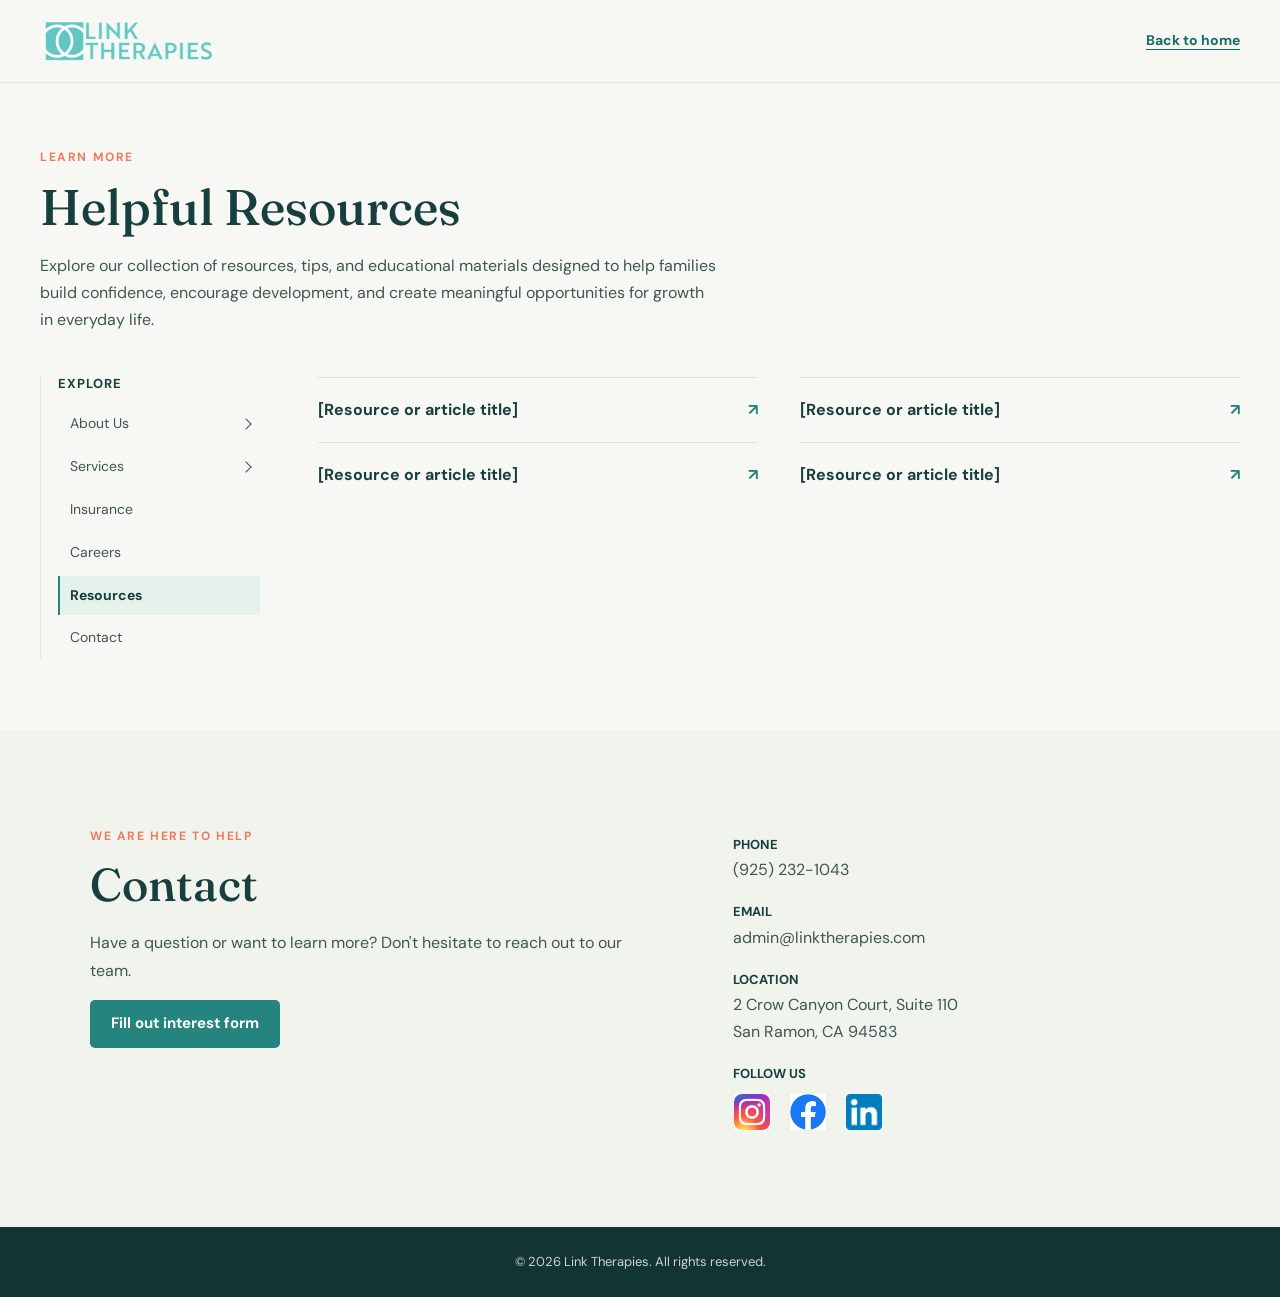
<file: resources.html>
<!doctype html>
<html lang="en">
  <head>
    <meta charset="UTF-8" />
    <meta name="viewport" content="width=device-width, initial-scale=1.0" />
    <meta
      name="description"
      content="Helpful resources and educational materials from Link Therapies."
    />
    <title>Helpful Resources | Link Therapies</title>
    <link rel="preconnect" href="https://fonts.googleapis.com" />
    <link rel="preconnect" href="https://fonts.gstatic.com" crossorigin />
    <link
      href="https://fonts.googleapis.com/css2?family=DM+Sans:wght@400;500;600;700&family=Fraunces:opsz,wght@9..144,500;9..144,600&display=swap"
      rel="stylesheet"
    />
    <link rel="stylesheet" href="about-pages.css" />
  </head>
  <body>
    <header class="site-header">
      <div class="header-inner">
        <a class="brand" href="index.html" aria-label="Link Therapies home">
          <img src="images/link%20logo.png" alt="Link Therapies" />
        </a>
        <a class="back-home" href="index.html">Back to home</a>
      </div>
    </header>
    <main class="about-main">
      <div class="page-heading">
        <p class="eyebrow">Learn More</p>
        <h1>Helpful Resources</h1>
        <p>
          Explore our collection of resources, tips, and educational materials
          designed to help families build confidence, encourage development, and
          create meaningful opportunities for growth in everyday life.
        </p>
      </div>
      <div class="about-layout">
        <aside
          class="about-sidebar explore-sidebar"
          aria-label="Site navigation"
        >
          <h2>Explore</h2>
          <nav aria-label="Main sections">
            <details>
              <summary>About Us</summary>
              <div class="sidebar-subnav">
                <a href="our-mission.html">Our Mission</a>
                <a href="speech-team.html">Speech Team</a>
                <a href="ot-team.html">OT Team</a>
                <a href="aba-team.html">ABA Team</a>
              </div>
            </details>
            <details>
              <summary>Services</summary>
              <div class="sidebar-subnav">
                <a href="speech-services.html">Speech Therapy</a>
                <a href="ot-services.html">Occupational Therapy</a>
                <a href="aba-services.html">ABA Therapy</a>
              </div>
            </details>
            <a href="insurance.html">Insurance</a>
            <a href="careers.html">Careers</a>
            <span class="sidebar-current" aria-current="page">Resources</span>
            <a href="#contact">Contact</a>
          </nav>
        </aside>
        <div class="page-content">
          <div class="resource-links" aria-label="Helpful resources">
            <a href="index.html#contact">[Resource or article title]</a>
            <a href="index.html#contact">[Resource or article title]</a>
            <a href="index.html#contact">[Resource or article title]</a>
            <a href="index.html#contact">[Resource or article title]</a>
          </div>
        </div>
      </div>
      <section class="site-contact" id="contact">
        <div class="section-inner contact-grid">
          <div>
            <p class="eyebrow">We are here to help</p>
            <h2>Contact</h2>
            <p>
              Have a question or want to learn more? Don't hesitate to reach out
              to our team.
            </p>
            <a class="button" href="schedule-consultation.html"
              >Fill out interest form</a
            >
          </div>
          <div class="contact-details">
            <p><strong>Phone</strong>(925) 232-1043</p>
            <p><strong>Email</strong>admin@linktherapies.com</p>
            <p>
              <strong>Location</strong>2 Crow Canyon Court, Suite 110<br />San
              Ramon, CA 94583
            </p>
            <div class="social-group">
              <strong>Follow us</strong>
              <nav
                class="social-links"
                aria-label="Link Therapies social media"
              >
                <a
                  href="https://www.instagram.com/linktherapies/"
                  target="_blank"
                  rel="noopener noreferrer"
                  aria-label="Follow Link Therapies on Instagram, @linktherapies"
                  title="Instagram @linktherapies"
                  ><img src="images/instagram.jpg" alt=""
                /></a>
                <a
                  href="https://www.facebook.com/linktherapies/"
                  target="_blank"
                  rel="noopener noreferrer"
                  aria-label="Follow Link Therapies on Facebook"
                  title="Facebook"
                  ><img src="images/facebook.jpg" alt=""
                /></a>
                <a
                  href="https://www.linkedin.com/company/link-therapies"
                  target="_blank"
                  rel="noopener noreferrer"
                  aria-label="Follow Link Therapies on LinkedIn"
                  title="LinkedIn"
                  ><img src="images/linkedin.jpg" alt=""
                /></a>
              </nav>
            </div>
          </div>
        </div>
      </section>
    </main>
    <footer><p>&copy; 2026 Link Therapies. All rights reserved.</p></footer>
  </body>
</html>
</file>
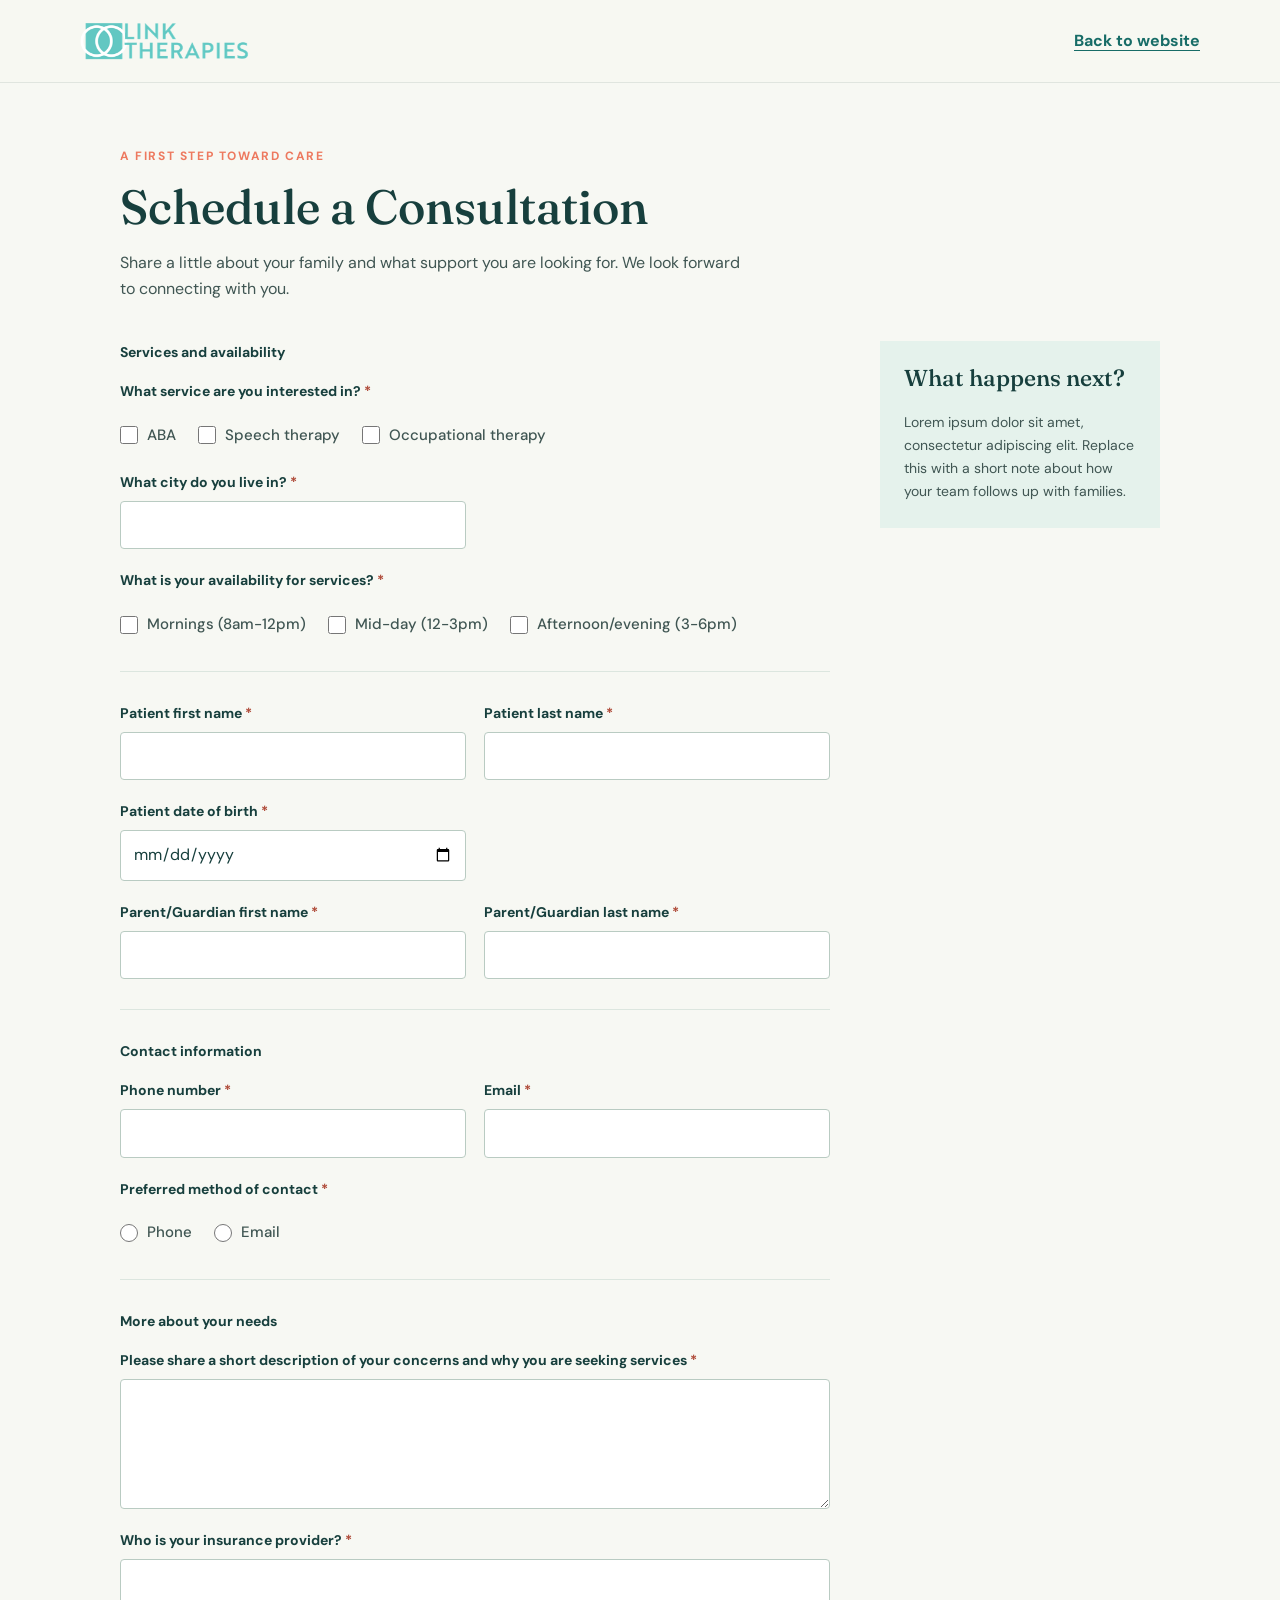
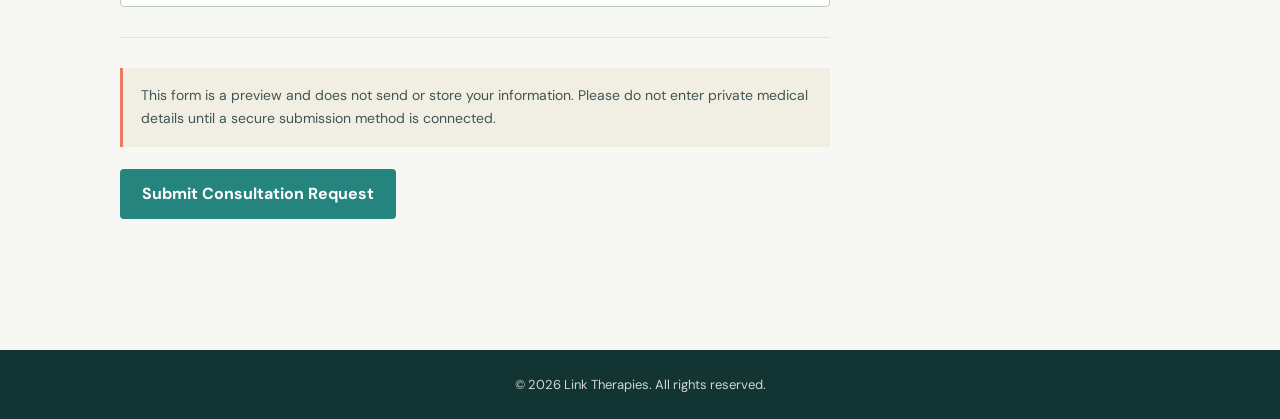
<file: schedule-consultation.html>
<!doctype html>
<html lang="en">
  <head>
    <meta charset="UTF-8" />
    <meta name="viewport" content="width=device-width, initial-scale=1.0" />
    <meta
      name="description"
      content="Share information with Link Therapies to begin a consultation request."
    />
    <title>Schedule Consultation | Link Therapies</title>
    <link rel="preconnect" href="https://fonts.googleapis.com" />
    <link rel="preconnect" href="https://fonts.gstatic.com" crossorigin />
    <link
      href="https://fonts.googleapis.com/css2?family=DM+Sans:wght@400;500;600;700&family=Fraunces:opsz,wght@9..144,500;9..144,600&display=swap"
      rel="stylesheet"
    />
    <style>
      :root {
        color-scheme: light;
        --ink: #173f3d;
        --body: #405653;
        --teal: #25847d;
        --teal-dark: #176c67;
        --mint: #e5f2ec;
        --paper: #f7f8f3;
        --white: #fff;
        --coral: #ed795f;
        --line: #dce6df;
        --serif: "Fraunces", Georgia, serif;
        --sans: "DM Sans", "Trebuchet MS", sans-serif;
      }

      * {
        box-sizing: border-box;
      }

      body {
        margin: 0;
        background: var(--paper);
        color: var(--body);
        font-family: var(--sans);
        font-size: 16px;
        line-height: 1.65;
      }

      a {
        color: inherit;
      }

      a:focus-visible,
      button:focus-visible,
      input:focus-visible,
      textarea:focus-visible {
        outline: 3px solid var(--coral);
        outline-offset: 3px;
      }

      .site-header {
        background: rgba(247, 248, 243, 0.96);
        border-bottom: 1px solid rgba(23, 63, 61, 0.1);
      }

      .nav-wrap {
        width: min(1120px, calc(100% - 48px));
        min-height: 82px;
        margin: 0 auto;
        display: flex;
        align-items: center;
        justify-content: space-between;
        gap: 24px;
      }

      .brand img {
        display: block;
        width: 170px;
        height: auto;
      }

      .back-link {
        color: var(--teal-dark);
        font-weight: 700;
        text-decoration-thickness: 1px;
        text-underline-offset: 4px;
      }

      main {
        width: min(1040px, calc(100% - 48px));
        margin: 0 auto;
        padding: 64px 0 88px;
      }

      .page-intro {
        max-width: 720px;
        margin-bottom: 38px;
      }

      .eyebrow {
        margin: 0 0 12px;
        color: var(--coral);
        font-size: 12px;
        font-weight: 700;
        letter-spacing: 1.6px;
        text-transform: uppercase;
      }

      h1,
      h2 {
        color: var(--ink);
        font-family: var(--serif);
        font-weight: 500;
        line-height: 1.15;
      }

      h1 {
        margin: 0 0 16px;
        font-size: 48px;
      }

      .page-intro p:last-child {
        max-width: 620px;
        margin: 0;
      }

      .form-layout {
        display: grid;
        grid-template-columns: minmax(0, 1fr) 280px;
        align-items: start;
        gap: 50px;
      }

      form {
        min-width: 0;
      }

      .form-section {
        padding: 0 0 30px;
        margin: 0 0 30px;
        border: 0;
        border-bottom: 1px solid var(--line);
      }

      h2 {
        margin: 0 0 20px;
        font-size: 27px;
      }

      .field-grid {
        display: grid;
        grid-template-columns: repeat(2, minmax(0, 1fr));
        gap: 20px 18px;
      }

      .field {
        display: grid;
        align-content: start;
        gap: 7px;
      }

      .field-wide {
        grid-column: 1 / -1;
      }

      label,
      legend {
        color: var(--ink);
        font-size: 14px;
        font-weight: 700;
      }

      .required-mark {
        color: #ad4634;
      }

      input[type="text"],
      input[type="email"],
      input[type="tel"],
      input[type="date"],
      textarea {
        width: 100%;
        min-height: 48px;
        padding: 10px 12px;
        border: 1px solid #b9cbc2;
        border-radius: 4px;
        background: var(--white);
        color: var(--ink);
        font: inherit;
      }

      textarea {
        min-height: 130px;
        resize: vertical;
      }

      input::placeholder,
      textarea::placeholder {
        color: #71827d;
        opacity: 1;
      }

      .form-section legend {
        padding: 0;
        margin-bottom: 16px;
      }

      .option-list {
        display: flex;
        flex-wrap: wrap;
        gap: 12px 22px;
      }

      .option {
        display: inline-flex;
        min-height: 32px;
        align-items: center;
        gap: 9px;
        color: var(--body);
        font-size: 15px;
        font-weight: 500;
        cursor: pointer;
      }

      .option input {
        width: 18px;
        height: 18px;
        margin: 0;
        accent-color: var(--teal);
      }

      .help-text {
        margin: 12px 0 0;
        color: #596d67;
        font-size: 13px;
      }

      .form-error {
        margin: 12px 0 0;
        color: #a2382a;
        font-size: 14px;
        font-weight: 700;
      }

      .form-error[hidden] {
        display: none;
      }

      .privacy-note {
        padding: 16px 18px;
        margin: 0 0 22px;
        border-left: 3px solid var(--coral);
        background: #f1eee4;
        font-size: 14px;
      }

      .submit-button {
        min-height: 50px;
        padding: 12px 22px;
        border: 0;
        border-radius: 4px;
        background: var(--teal);
        color: var(--white);
        font: inherit;
        font-weight: 700;
        cursor: pointer;
        transition:
          background 180ms ease,
          transform 180ms ease;
      }

      .submit-button:hover {
        transform: translateY(-2px);
        background: var(--teal-dark);
      }

      .form-status {
        min-height: 28px;
        margin: 15px 0 0;
        color: var(--ink);
        font-weight: 600;
      }

      .next-steps {
        padding: 24px;
        background: var(--mint);
      }

      .next-steps h2 {
        font-size: 23px;
      }

      .next-steps p {
        margin: 0;
        font-size: 14px;
      }

      footer {
        padding: 24px;
        background: #123432;
        color: rgba(255, 255, 255, 0.8);
        font-size: 13px;
        text-align: center;
      }

      footer p {
        margin: 0;
      }

      @media (max-width: 760px) {
        main {
          padding-top: 48px;
        }

        .form-layout {
          grid-template-columns: 1fr;
          gap: 32px;
        }

        .next-steps {
          order: -1;
        }
      }

      @media (max-width: 520px) {
        .nav-wrap,
        main {
          width: calc(100% - 36px);
        }

        .nav-wrap {
          min-height: 72px;
          gap: 12px;
        }

        .brand img {
          width: 140px;
        }

        .back-link {
          font-size: 14px;
        }

        h1 {
          font-size: 40px;
        }

        .field-grid {
          grid-template-columns: 1fr;
        }

        .field-wide {
          grid-column: auto;
        }

        .option-list {
          flex-direction: column;
          align-items: flex-start;
          gap: 8px;
        }
      }

      @media (prefers-reduced-motion: reduce) {
        *,
        *::before,
        *::after {
          scroll-behavior: auto !important;
          transition-duration: 0.01ms !important;
        }
      }
    </style>
  </head>
  <body>
    <header class="site-header">
      <div class="nav-wrap">
        <a class="brand" href="index.html" aria-label="Link Therapies home">
          <img src="images/link%20logo.png" alt="Link Therapies" />
        </a>
        <a class="back-link" href="index.html">Back to website</a>
      </div>
    </header>

    <main>
      <div class="page-intro">
        <p class="eyebrow">A first step toward care</p>
        <h1>Schedule a Consultation</h1>
        <p>
          Share a little about your family and what support you are looking for.
          We look forward to connecting with you.
        </p>
      </div>

      <div class="form-layout">
        <form id="consultation-form">
          <fieldset class="form-section">
            <legend>Services and availability</legend>
            <div class="field-grid">
              <fieldset
                class="field field-wide"
                style="border: 0; padding: 0; margin: 0"
              >
                <legend>
                  What service are you interested in?
                  <span class="required-mark">*</span>
                </legend>
                <div class="option-list">
                  <label class="option"
                    ><input type="checkbox" name="services" value="ABA" />
                    ABA</label
                  >
                  <label class="option"
                    ><input
                      type="checkbox"
                      name="services"
                      value="Speech therapy"
                    />
                    Speech therapy</label
                  >
                  <label class="option"
                    ><input
                      type="checkbox"
                      name="services"
                      value="Occupational therapy"
                    />
                    Occupational therapy</label
                  >
                </div>
                <p
                  class="form-error"
                  id="services-error"
                  aria-live="polite"
                  hidden
                >
                  Select at least one service.
                </p>
              </fieldset>
              <div class="field">
                <label for="city"
                  >What city do you live in?
                  <span class="required-mark">*</span></label
                >
                <input
                  id="city"
                  name="city"
                  type="text"
                  autocomplete="address-level2"
                  required
                />
              </div>
              <fieldset
                class="field field-wide"
                style="border: 0; padding: 0; margin: 0"
              >
                <legend>
                  What is your availability for services?
                  <span class="required-mark">*</span>
                </legend>
                <div class="option-list">
                  <label class="option"
                    ><input
                      type="checkbox"
                      name="availability"
                      value="Mornings (8am-12pm)"
                    />
                    Mornings (8am-12pm)</label
                  >
                  <label class="option"
                    ><input
                      type="checkbox"
                      name="availability"
                      value="Mid-day (12-3pm)"
                    />
                    Mid-day (12-3pm)</label
                  >
                  <label class="option"
                    ><input
                      type="checkbox"
                      name="availability"
                      value="Afternoon/evening (3-6pm)"
                    />
                    Afternoon/evening (3-6pm)</label
                  >
                </div>
                <p
                  class="form-error"
                  id="availability-error"
                  aria-live="polite"
                  hidden
                >
                  Select at least one availability window.
                </p>
              </fieldset>
            </div>
          </fieldset>

          <fieldset class="form-section">
            <div class="field-grid">
              <div class="field">
                <label for="patient-first-name"
                  >Patient first name
                  <span class="required-mark">*</span></label
                >
                <input
                  id="patient-first-name"
                  name="patientFirstName"
                  type="text"
                  autocomplete="given-name"
                  required
                />
              </div>
              <div class="field">
                <label for="patient-last-name"
                  >Patient last name <span class="required-mark">*</span></label
                >
                <input
                  id="patient-last-name"
                  name="patientLastName"
                  type="text"
                  autocomplete="family-name"
                  required
                />
              </div>
              <div class="field">
                <label for="date-of-birth"
                  >Patient date of birth
                  <span class="required-mark">*</span></label
                >
                <input
                  id="date-of-birth"
                  name="dateOfBirth"
                  type="date"
                  autocomplete="bday"
                  required
                />
              </div>
              <div class="field"></div>
              <div class="field">
                <label for="guardian-first-name"
                  >Parent/Guardian first name
                  <span class="required-mark">*</span></label
                >
                <input
                  id="guardian-first-name"
                  name="guardianFirstName"
                  type="text"
                  autocomplete="section-guardian given-name"
                  required
                />
              </div>
              <div class="field">
                <label for="guardian-last-name"
                  >Parent/Guardian last name
                  <span class="required-mark">*</span></label
                >
                <input
                  id="guardian-last-name"
                  name="guardianLastName"
                  type="text"
                  autocomplete="section-guardian family-name"
                  required
                />
              </div>
            </div>
          </fieldset>

          <fieldset class="form-section">
            <legend>Contact information</legend>
            <div class="field-grid">
              <div class="field">
                <label for="phone"
                  >Phone number <span class="required-mark">*</span></label
                >
                <input
                  id="phone"
                  name="phone"
                  type="tel"
                  autocomplete="tel"
                  required
                />
              </div>
              <div class="field">
                <label for="email"
                  >Email <span class="required-mark">*</span></label
                >
                <input
                  id="email"
                  name="email"
                  type="email"
                  autocomplete="email"
                  required
                />
              </div>
              <fieldset
                class="field field-wide"
                style="border: 0; padding: 0; margin: 0"
              >
                <legend>
                  Preferred method of contact
                  <span class="required-mark">*</span>
                </legend>
                <div class="option-list">
                  <label class="option"
                    ><input
                      type="radio"
                      name="preferredContact"
                      value="Phone"
                      required
                    />
                    Phone</label
                  >
                  <label class="option"
                    ><input
                      type="radio"
                      name="preferredContact"
                      value="Email"
                    />
                    Email</label
                  >
                </div>
              </fieldset>
            </div>
          </fieldset>

          <fieldset class="form-section">
            <legend>More about your needs</legend>
            <div class="field-grid">
              <div class="field field-wide">
                <label for="concerns"
                  >Please share a short description of your concerns and why you
                  are seeking services
                  <span class="required-mark">*</span></label
                >
                <textarea id="concerns" name="concerns" required></textarea>
              </div>
              <div class="field field-wide">
                <label for="insurance-provider"
                  >Who is your insurance provider?
                  <span class="required-mark">*</span></label
                >
                <input
                  id="insurance-provider"
                  name="insuranceProvider"
                  type="text"
                  required
                />
              </div>
            </div>
          </fieldset>

          <p class="privacy-note">
            This form is a preview and does not send or store your information.
            Please do not enter private medical details until a secure
            submission method is connected.
          </p>
          <button class="submit-button" type="submit">
            Submit Consultation Request
          </button>
          <p class="form-status" id="form-status" aria-live="polite"></p>
        </form>

        <aside class="next-steps">
          <h2>What happens next?</h2>
          <p>
            Lorem ipsum dolor sit amet, consectetur adipiscing elit. Replace
            this with a short note about how your team follows up with families.
          </p>
        </aside>
      </div>
    </main>

    <footer>
      <p>&copy; 2026 Link Therapies. All rights reserved.</p>
    </footer>

    <script>
      const form = document.querySelector("#consultation-form");
      const formStatus = document.querySelector("#form-status");

      function validateCheckboxGroup(name, errorId) {
        const options = [...form.querySelectorAll(`input[name="${name}"]`)];
        const isSelected = options.some((option) => option.checked);
        const error = document.querySelector(`#${errorId}`);

        error.hidden = isSelected;
        options[0].setCustomValidity(isSelected ? "" : error.textContent);
        return isSelected;
      }

      form.addEventListener("submit", (event) => {
        event.preventDefault();
        formStatus.textContent = "";

        const servicesValid = validateCheckboxGroup(
          "services",
          "services-error",
        );
        const availabilityValid = validateCheckboxGroup(
          "availability",
          "availability-error",
        );

        if (!servicesValid || !availabilityValid || !form.reportValidity()) {
          return;
        }

        formStatus.textContent =
          "Your information has not been sent. This preview is not connected to a secure submission service yet.";
      });
    </script>
  </body>
</html>
</file>
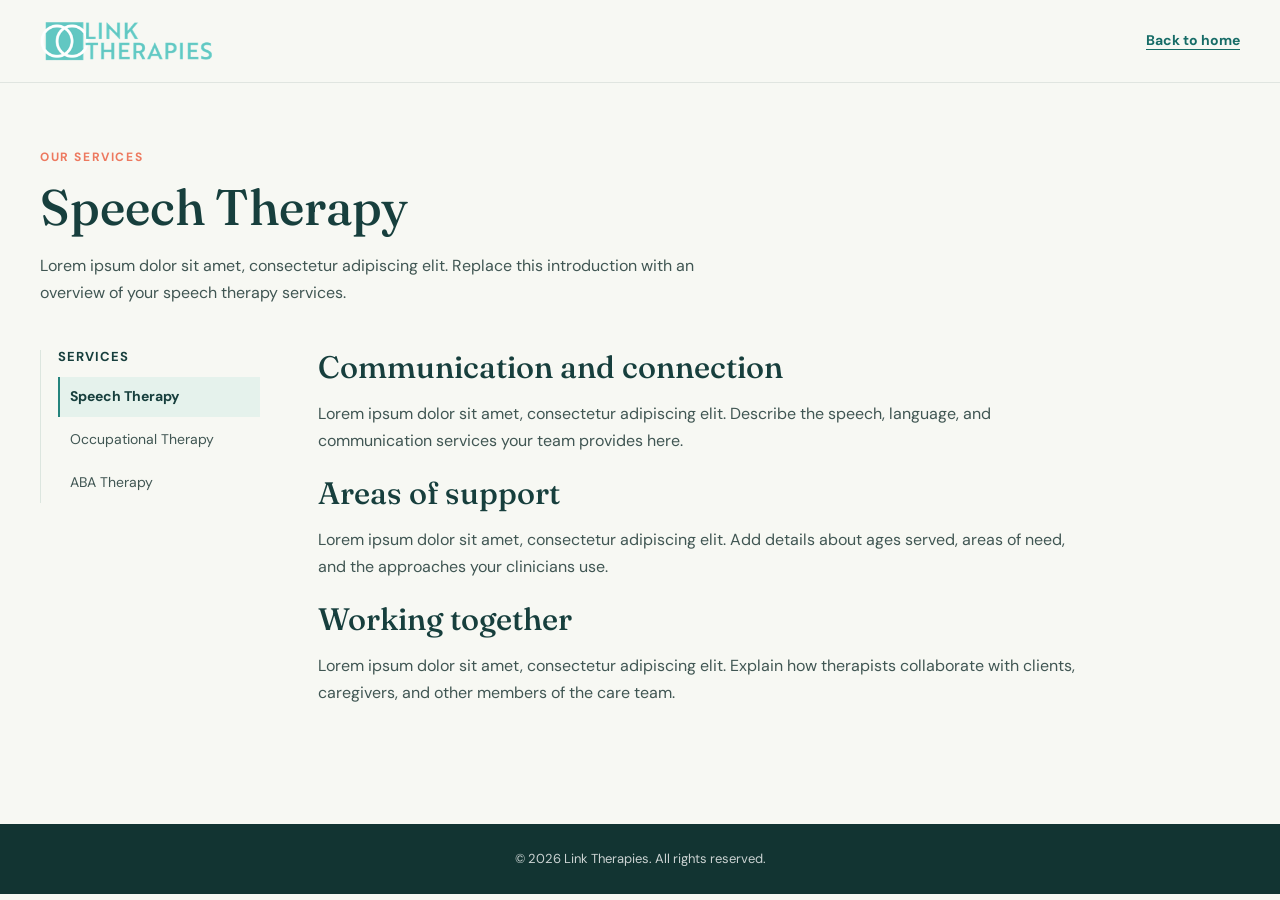
<file: speech-services.html>
<!doctype html>
<html lang="en">
  <head>
    <meta charset="UTF-8" />
    <meta name="viewport" content="width=device-width, initial-scale=1.0" />
    <meta
      name="description"
      content="Learn about speech therapy services at Link Therapies."
    />
    <title>Speech Therapy | Link Therapies</title>
    <link rel="preconnect" href="https://fonts.googleapis.com" />
    <link rel="preconnect" href="https://fonts.gstatic.com" crossorigin />
    <link
      href="https://fonts.googleapis.com/css2?family=DM+Sans:wght@400;500;600;700&family=Fraunces:opsz,wght@9..144,500;9..144,600&display=swap"
      rel="stylesheet"
    />
    <link rel="stylesheet" href="about-pages.css" />
  </head>
  <body>
    <header class="site-header">
      <div class="header-inner">
        <a class="brand" href="index.html" aria-label="Link Therapies home"
          ><img src="images/link%20logo.png" alt="Link Therapies"
        /></a>
        <a class="back-home" href="index.html">Back to home</a>
      </div>
    </header>
    <main class="about-main">
      <div class="page-heading">
        <p class="eyebrow">Our services</p>
        <h1>Speech Therapy</h1>
        <p>
          Lorem ipsum dolor sit amet, consectetur adipiscing elit. Replace this
          introduction with an overview of your speech therapy services.
        </p>
      </div>
      <div class="about-layout">
        <aside class="about-sidebar" aria-label="Therapy services">
          <h2>Services</h2>
          <nav aria-label="Service navigation">
            <a href="speech-services.html" aria-current="page"
              >Speech Therapy</a
            >
            <a href="ot-services.html">Occupational Therapy</a>
            <a href="aba-services.html">ABA Therapy</a>
          </nav>
        </aside>
        <div class="page-content">
          <section class="mission-copy">
            <h2>Communication and connection</h2>
            <p>
              Lorem ipsum dolor sit amet, consectetur adipiscing elit. Describe
              the speech, language, and communication services your team
              provides here.
            </p>
          </section>
          <section class="mission-copy">
            <h2>Areas of support</h2>
            <p>
              Lorem ipsum dolor sit amet, consectetur adipiscing elit. Add
              details about ages served, areas of need, and the approaches your
              clinicians use.
            </p>
          </section>
          <section class="mission-copy">
            <h2>Working together</h2>
            <p>
              Lorem ipsum dolor sit amet, consectetur adipiscing elit. Explain
              how therapists collaborate with clients, caregivers, and other
              members of the care team.
            </p>
          </section>
        </div>
      </div>
    </main>
    <footer><p>&copy; 2026 Link Therapies. All rights reserved.</p></footer>
  </body>
</html>
</file>
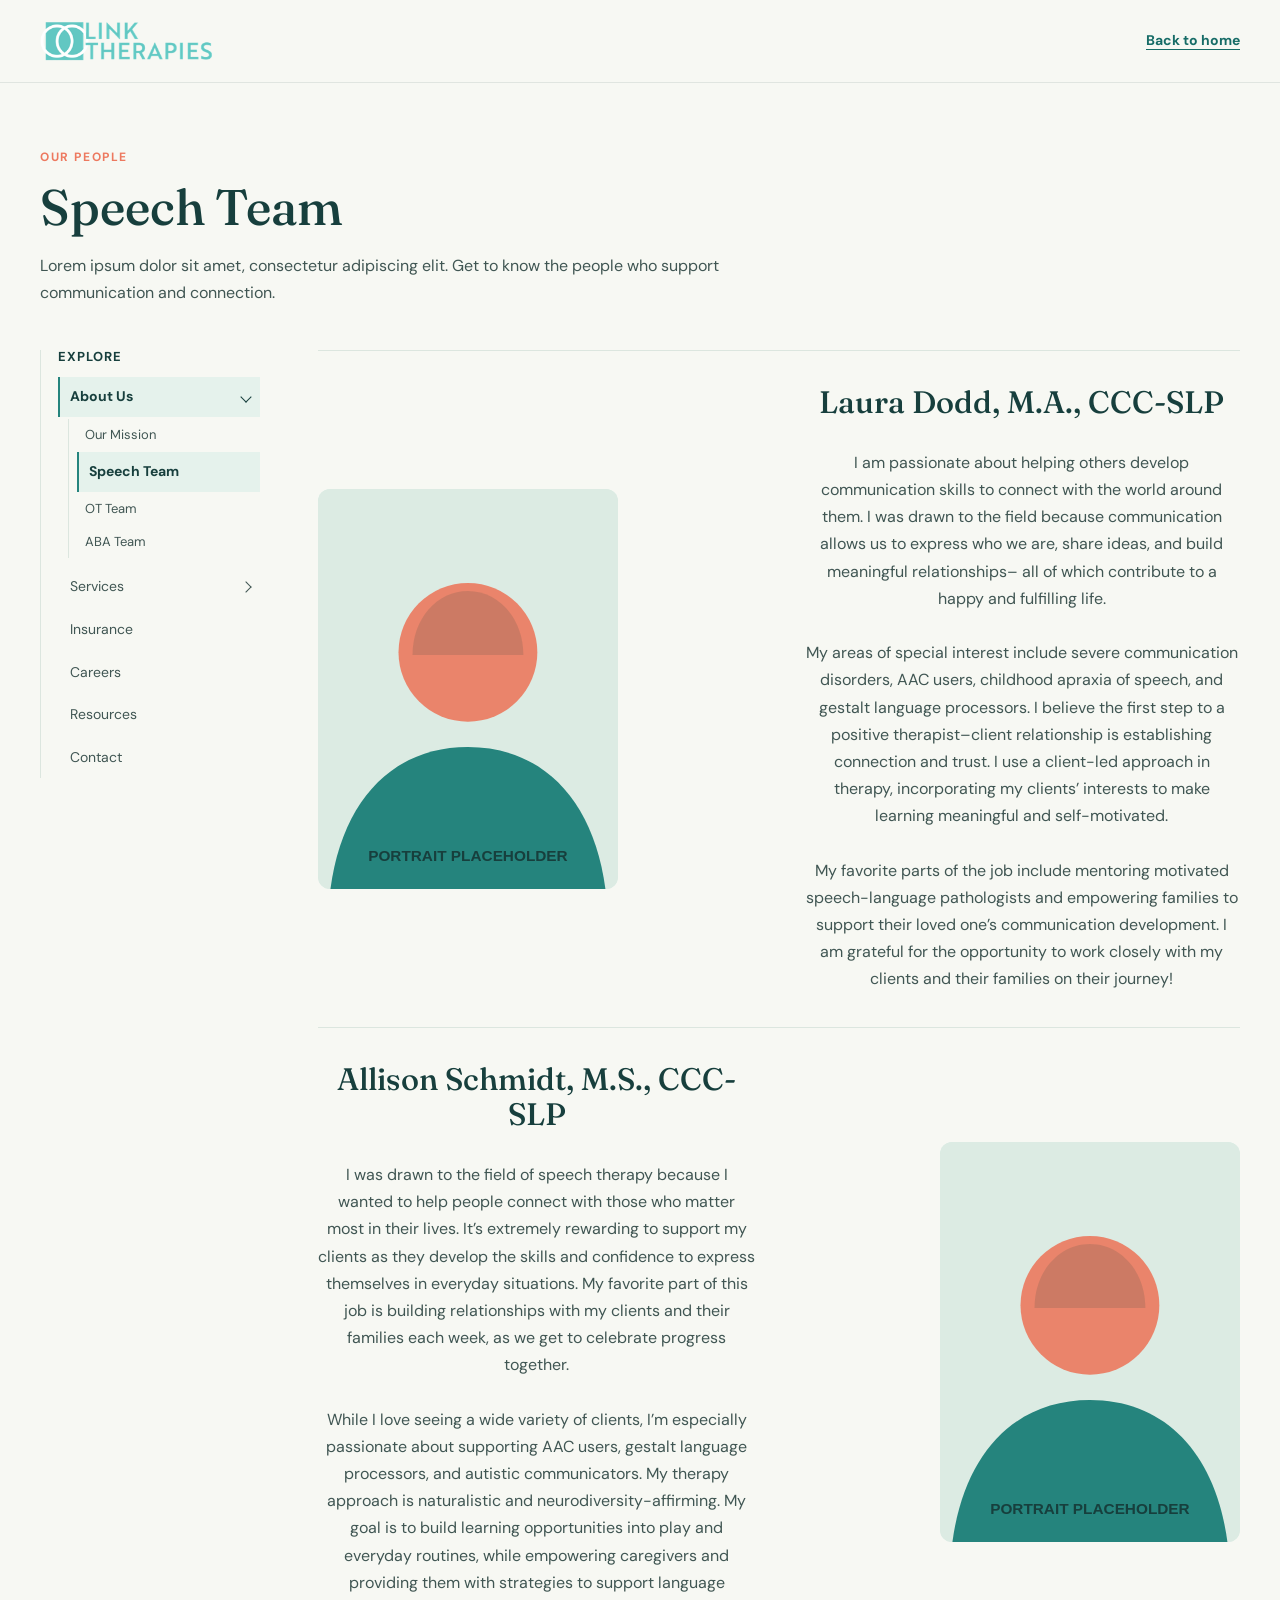
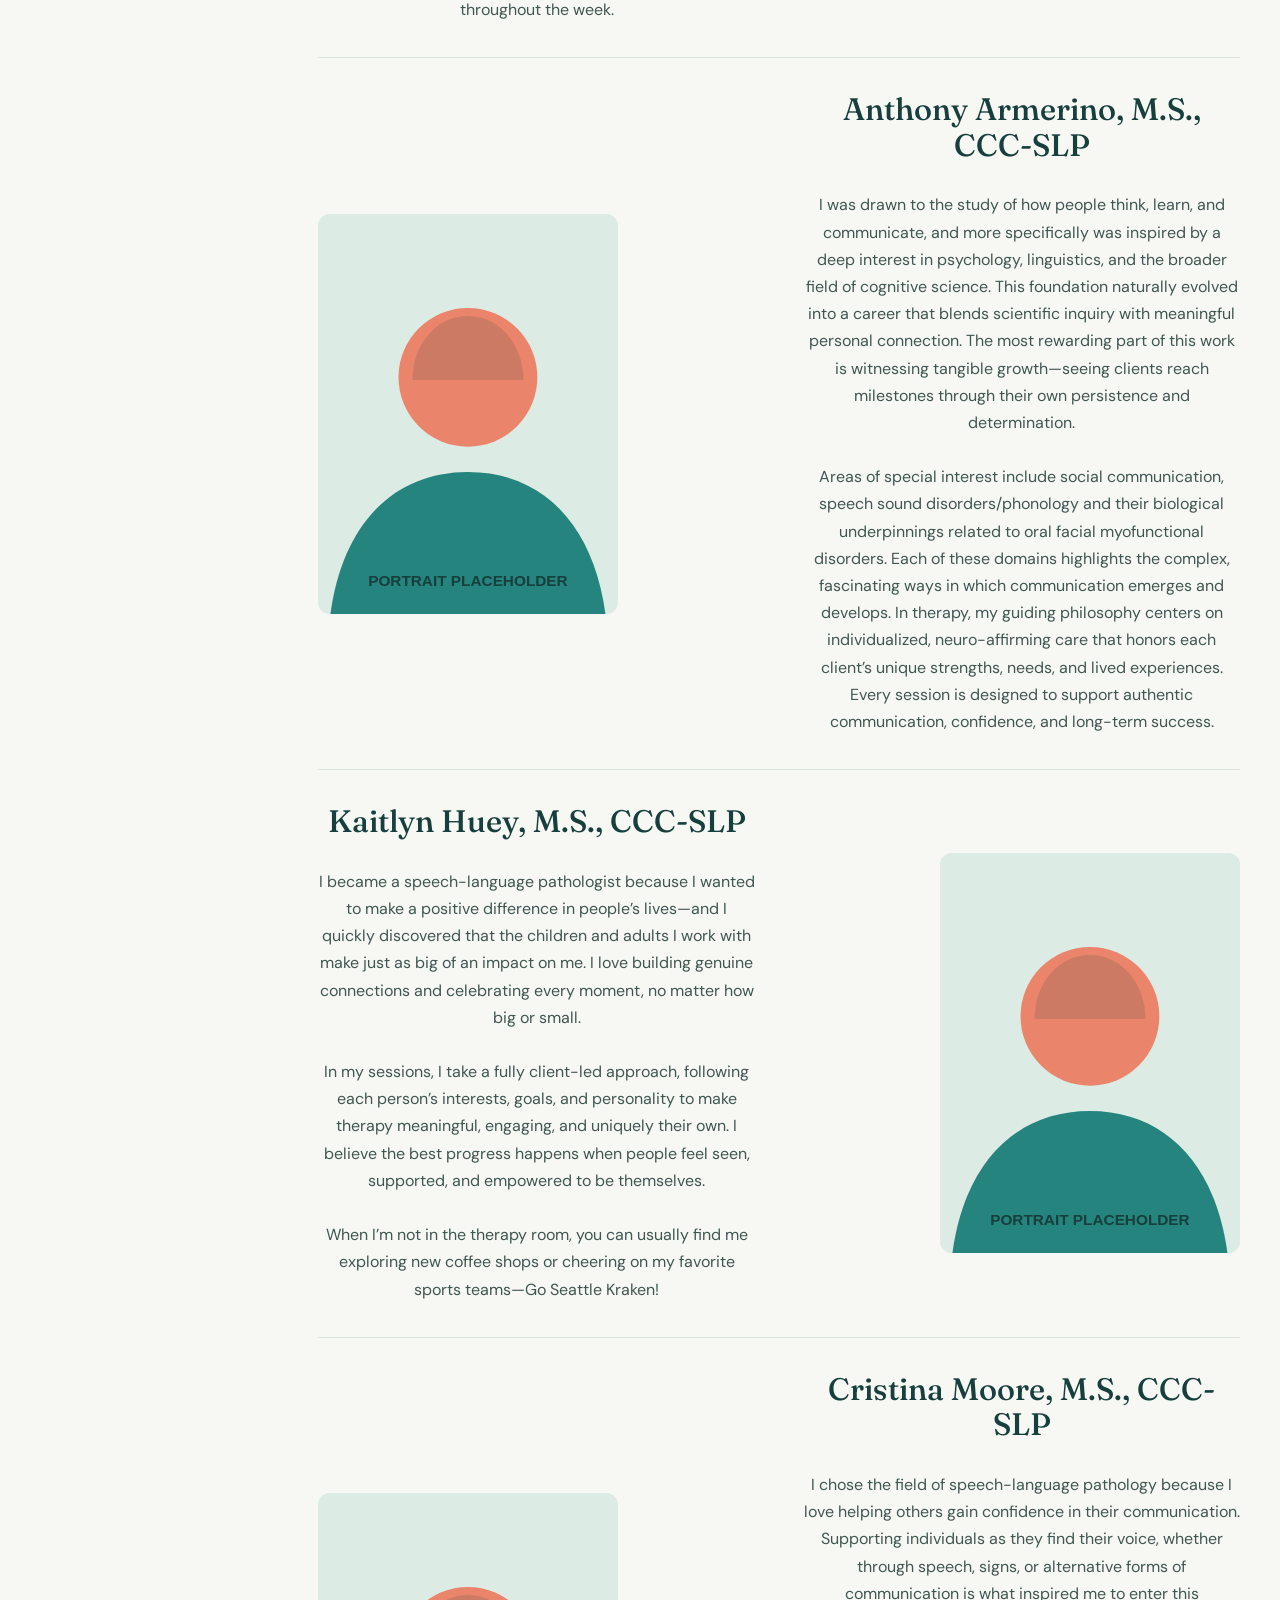
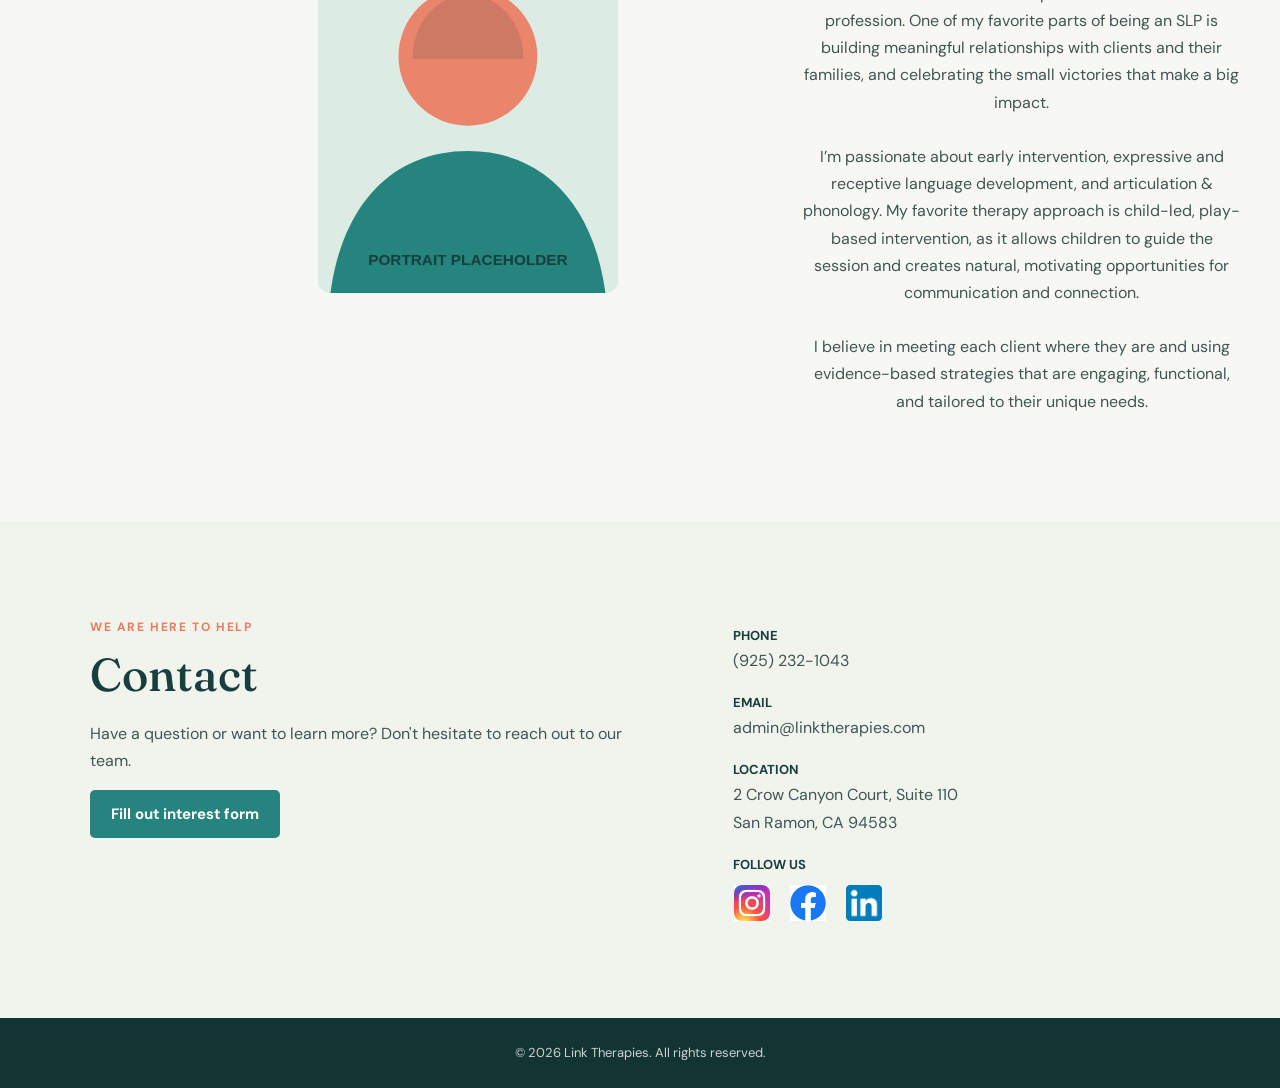
<file: speech-team.html>
<!doctype html>
<html lang="en">
  <head>
    <meta charset="UTF-8" />
    <meta name="viewport" content="width=device-width, initial-scale=1.0" />
    <meta
      name="description"
      content="Meet the Link Therapies speech therapy team."
    />
    <title>Speech Team | Link Therapies</title>
    <link rel="preconnect" href="https://fonts.googleapis.com" />
    <link rel="preconnect" href="https://fonts.gstatic.com" crossorigin />
    <link
      href="https://fonts.googleapis.com/css2?family=DM+Sans:wght@400;500;600;700&family=Fraunces:opsz,wght@9..144,500;9..144,600&display=swap"
      rel="stylesheet"
    />
    <link rel="stylesheet" href="about-pages.css" />
  </head>
  <body>
    <header class="site-header">
      <div class="header-inner">
        <a class="brand" href="index.html" aria-label="Link Therapies home"
          ><img src="images/link%20logo.png" alt="Link Therapies"
        /></a>
        <a class="back-home" href="index.html">Back to home</a>
      </div>
    </header>
    <main class="about-main">
      <div class="page-heading">
        <p class="eyebrow">Our people</p>
        <h1>Speech Team</h1>
        <p>
          Lorem ipsum dolor sit amet, consectetur adipiscing elit. Get to know
          the people who support communication and connection.
        </p>
      </div>
      <div class="about-layout">
        <aside
          class="about-sidebar explore-sidebar"
          aria-label="Site navigation"
        >
          <h2>Explore</h2>
          <nav aria-label="Main sections">
            <details open>
              <summary>About Us</summary>
              <div class="sidebar-subnav">
                <a href="our-mission.html">Our Mission</a>
                <span class="sidebar-current" aria-current="page"
                  >Speech Team</span
                >
                <a href="ot-team.html">OT Team</a>
                <a href="aba-team.html">ABA Team</a>
              </div>
            </details>
            <details>
              <summary>Services</summary>
              <div class="sidebar-subnav">
                <a href="speech-services.html">Speech Therapy</a>
                <a href="ot-services.html">Occupational Therapy</a>
                <a href="aba-services.html">ABA Therapy</a>
              </div>
            </details>
            <a href="insurance.html">Insurance</a>
            <a href="careers.html">Careers</a>
            <a href="resources.html">Resources</a>
            <a href="#contact">Contact</a>
          </nav>
        </aside>
        <div class="page-content team-roster">
          <article class="person-row">
            <figure class="portrait-frame">
              <img
                class="is-placeholder"
                src="images/therapist-placeholder.svg"
                alt="Placeholder portrait for Laura Dodd"
              />
            </figure>
            <div class="person-copy">
              <h2>Laura Dodd, M.A., CCC-SLP</h2>
              <p>
                I am passionate about helping others develop communication
                skills to connect with the world around them. I was drawn to the
                field because communication allows us to express who we are,
                share ideas, and build meaningful relationships– all of which
                contribute to a happy and fulfilling life.<br />My areas of
                special interest include severe communication disorders, AAC
                users, childhood apraxia of speech, and gestalt language
                processors. I believe the first step to a positive
                therapist–client relationship is establishing connection and
                trust. I use a client-led approach in therapy, incorporating my
                clients’ interests to make learning meaningful and
                self-motivated.<br />My favorite parts of the job include
                mentoring motivated speech-language pathologists and empowering
                families to support their loved one’s communication development.
                I am grateful for the opportunity to work closely with my
                clients and their families on their journey!
              </p>
            </div>
          </article>
          <article class="person-row is-reversed">
            <figure class="portrait-frame">
              <img
                class="is-placeholder"
                src="images/therapist-placeholder.svg"
                alt="Placeholder portrait for Allison Schmidt"
              />
            </figure>
            <div class="person-copy">
              <h2>Allison Schmidt, M.S., CCC-SLP</h2>
              <p>
                I was drawn to the field of speech therapy because I wanted to
                help people connect with those who matter most in their lives.
                It’s extremely rewarding to support my clients as they develop
                the skills and confidence to express themselves in everyday
                situations. My favorite part of this job is building
                relationships with my clients and their families each week, as
                we get to celebrate progress together.<br />While I love seeing
                a wide variety of clients, I’m especially passionate about
                supporting AAC users, gestalt language processors, and autistic
                communicators. My therapy approach is naturalistic and
                neurodiversity-affirming. My goal is to build learning
                opportunities into play and everyday routines, while empowering
                caregivers and providing them with strategies to support
                language throughout the week.
              </p>
            </div>
          </article>
          <article class="person-row">
            <figure class="portrait-frame">
              <img
                class="is-placeholder"
                src="images/therapist-placeholder.svg"
                alt="Placeholder portrait for Anthony Armerino"
              />
            </figure>
            <div class="person-copy">
              <h2>Anthony Armerino, M.S., CCC-SLP</h2>
              <p>
                I was drawn to the study of how people think, learn, and
                communicate, and more specifically was inspired by a deep
                interest in psychology, linguistics, and the broader field of
                cognitive science. This foundation naturally evolved into a
                career that blends scientific inquiry with meaningful personal
                connection. The most rewarding part of this work is witnessing
                tangible growth—seeing clients reach milestones through their
                own persistence and determination.<br />Areas of special
                interest include social communication, speech sound
                disorders/phonology and their biological underpinnings related
                to oral facial myofunctional disorders. Each of these domains
                highlights the complex, fascinating ways in which communication
                emerges and develops. In therapy, my guiding philosophy centers
                on individualized, neuro-affirming care that honors each
                client’s unique strengths, needs, and lived experiences. Every
                session is designed to support authentic communication,
                confidence, and long-term success.
              </p>
            </div>
          </article>
          <article class="person-row is-reversed">
            <figure class="portrait-frame">
              <img
                class="is-placeholder"
                src="images/therapist-placeholder.svg"
                alt="Placeholder portrait for Kaitlyn Huey"
              />
            </figure>
            <div class="person-copy">
              <h2>Kaitlyn Huey, M.S., CCC-SLP</h2>
              <p>
                I became a speech-language pathologist because I wanted to make
                a positive difference in people’s lives—and I quickly discovered
                that the children and adults I work with make just as big of an
                impact on me. I love building genuine connections and
                celebrating every moment, no matter how big or small.<br />In my
                sessions, I take a fully client-led approach, following each
                person’s interests, goals, and personality to make therapy
                meaningful, engaging, and uniquely their own. I believe the best
                progress happens when people feel seen, supported, and empowered
                to be themselves.<br />When I’m not in the therapy room, you can
                usually find me exploring new coffee shops or cheering on my
                favorite sports teams—Go Seattle Kraken!
              </p>
            </div>
          </article>
          <article class="person-row">
            <figure class="portrait-frame">
              <img
                class="is-placeholder"
                src="images/therapist-placeholder.svg"
                alt="Placeholder portrait for Cristina Moore"
              />
            </figure>
            <div class="person-copy">
              <h2>Cristina Moore, M.S., CCC-SLP</h2>
              <p>
                I chose the field of speech-language pathology because I love
                helping others gain confidence in their communication.
                Supporting individuals as they find their voice, whether through
                speech, signs, or alternative forms of communication is what
                inspired me to enter this profession. One of my favorite parts
                of being an SLP is building meaningful relationships with
                clients and their families, and celebrating the small victories
                that make a big impact.<br />I’m passionate about early
                intervention, expressive and receptive language development, and
                articulation & phonology. My favorite therapy approach is
                child-led, play-based intervention, as it allows children to
                guide the session and creates natural, motivating opportunities
                for communication and connection.<br />I believe in meeting each
                client where they are and using evidence-based strategies that
                are engaging, functional, and tailored to their unique needs.
              </p>
            </div>
          </article>
        </div>
      </div>
      <section class="site-contact" id="contact">
        <div class="section-inner contact-grid">
          <div>
            <p class="eyebrow">We are here to help</p>
            <h2>Contact</h2>
            <p>
              Have a question or want to learn more? Don't hesitate to reach out
              to our team.
            </p>
            <a class="button" href="schedule-consultation.html"
              >Fill out interest form</a
            >
          </div>
          <div class="contact-details">
            <p><strong>Phone</strong>(925) 232-1043</p>
            <p><strong>Email</strong>admin@linktherapies.com</p>
            <p>
              <strong>Location</strong>2 Crow Canyon Court, Suite 110<br />San
              Ramon, CA 94583
            </p>
            <div class="social-group">
              <strong>Follow us</strong>
              <nav
                class="social-links"
                aria-label="Link Therapies social media"
              >
                <a
                  href="https://www.instagram.com/linktherapies/"
                  target="_blank"
                  rel="noopener noreferrer"
                  aria-label="Follow Link Therapies on Instagram, @linktherapies"
                  title="Instagram @linktherapies"
                  ><img src="images/instagram.jpg" alt=""
                /></a>
                <a
                  href="https://www.facebook.com/linktherapies/"
                  target="_blank"
                  rel="noopener noreferrer"
                  aria-label="Follow Link Therapies on Facebook"
                  title="Facebook"
                  ><img src="images/facebook.jpg" alt=""
                /></a>
                <a
                  href="https://www.linkedin.com/company/link-therapies"
                  target="_blank"
                  rel="noopener noreferrer"
                  aria-label="Follow Link Therapies on LinkedIn"
                  title="LinkedIn"
                  ><img src="images/linkedin.jpg" alt=""
                /></a>
              </nav>
            </div>
          </div>
        </div>
      </section>
    </main>
    <footer><p>&copy; 2026 Link Therapies. All rights reserved.</p></footer>
    <script src="about-pages.js"></script>
  </body>
</html>
</file>
<file: about-pages.css>
:root {
  --ink: #173f3d;
  --body: #405653;
  --teal: #25847d;
  --teal-dark: #176c67;
  --mint: #e5f2ec;
  --paper: #f7f8f3;
  --white: #fff;
  --coral: #ed795f;
  --line: #dce6df;
  --serif: "Fraunces", Georgia, serif;
  --sans: "DM Sans", "Trebuchet MS", sans-serif;
}

* {
  box-sizing: border-box;
}

html {
  scroll-behavior: smooth;
}

body {
  margin: 0;
  background: var(--paper);
  color: var(--body);
  font-family: var(--sans);
  font-size: 16px;
  line-height: 1.7;
}

img {
  display: block;
  max-width: 100%;
}

a {
  color: inherit;
}

a:focus-visible {
  outline: 3px solid var(--coral);
  outline-offset: 4px;
}

.site-header {
  position: sticky;
  z-index: 5;
  top: 0;
  border-bottom: 1px solid rgba(23, 63, 61, 0.1);
  background: rgba(247, 248, 243, 0.96);
  backdrop-filter: blur(14px);
}

.header-inner {
  width: min(1200px, calc(100% - 64px));
  min-height: 82px;
  margin: 0 auto;
  display: flex;
  align-items: center;
  justify-content: space-between;
  gap: 24px;
}

.brand img {
  width: 174px;
  height: auto;
}

.back-home {
  color: var(--teal-dark);
  font-size: 14px;
  font-weight: 700;
  text-decoration-thickness: 1px;
  text-underline-offset: 4px;
}

.about-main {
  width: min(1200px, calc(100% - 64px));
  margin: 0 auto;
  padding: 64px 0 96px;
}

.page-heading {
  margin-bottom: 44px;
}

.eyebrow {
  margin: 0 0 12px;
  color: var(--coral);
  font-size: 12px;
  font-weight: 700;
  letter-spacing: 1.6px;
  text-transform: uppercase;
}

h1,
h2,
h3 {
  margin-top: 0;
  color: var(--ink);
  line-height: 1.15;
}

h1,
h2 {
  font-family: var(--serif);
  font-weight: 500;
}

h1 {
  margin-bottom: 15px;
  font-size: 50px;
}

h2 {
  margin-bottom: 14px;
  font-size: 31px;
}

h3 {
  margin-bottom: 12px;
  font-size: 21px;
}

.page-heading > p:last-child {
  max-width: 680px;
  margin: 0;
}

.careers-subheading {
  margin: 30px 0 16px;
  font-size: 31px;
}

.careers-team-photo {
  width: min(70%, 532px);
  height: auto;
  margin: 0 0 24px;
  border-radius: 4px;
}

.about-layout {
  display: grid;
  grid-template-columns: 220px minmax(0, 1fr);
  align-items: start;
  gap: 58px;
}

.about-sidebar {
  position: sticky;
  top: 112px;
  align-self: start;
  padding-left: 17px;
  border-left: 1px solid var(--line);
}

.about-sidebar h2 {
  margin: 0 0 12px;
  font-family: var(--sans);
  font-size: 13px;
  font-weight: 700;
  letter-spacing: 1px;
  text-transform: uppercase;
}

.about-sidebar nav {
  display: grid;
  gap: 3px;
}

.about-sidebar a,
.about-sidebar summary,
.about-sidebar .sidebar-current {
  display: block;
  padding: 8px 10px;
  border-left: 2px solid transparent;
  color: var(--body);
  font-size: 14px;
  text-decoration: none;
}

.about-sidebar summary {
  display: flex;
  align-items: center;
  justify-content: space-between;
  gap: 12px;
  cursor: pointer;
  list-style: none;
}

.about-sidebar summary::-webkit-details-marker {
  display: none;
}

.about-sidebar summary::after {
  width: 7px;
  height: 7px;
  flex: 0 0 auto;
  border-right: 1px solid currentColor;
  border-bottom: 1px solid currentColor;
  content: "";
  transform: rotate(-45deg);
  transition: transform 160ms ease;
}

.about-sidebar details[open] > summary::after {
  transform: rotate(45deg);
}

.about-sidebar summary:focus-visible {
  outline: 3px solid var(--coral);
  outline-offset: 2px;
}

.sidebar-subnav {
  display: grid;
  gap: 1px;
  margin: 2px 0 6px 10px;
  padding-left: 8px;
  border-left: 1px solid var(--line);
}

.about-sidebar .sidebar-subnav a {
  padding: 5px 8px;
  border-left: 0;
  font-size: 13px;
}

.about-sidebar a:hover,
.about-sidebar a[aria-current="page"],
.about-sidebar details[open] > summary,
.about-sidebar .sidebar-current {
  border-left-color: var(--teal);
  background: var(--mint);
  color: var(--ink);
  font-weight: 700;
}

.careers-sidebar .sidebar-current {
  cursor: default;
}

.page-content {
  min-width: 0;
}

.page-content > p {
  max-width: 760px;
}

.mission-copy p {
  max-width: 760px;
  margin: 0 0 22px;
}

.careers-copy p:last-child {
  margin-bottom: 44px;
}

.site-contact {
  width: 100vw;
  margin: 72px 0 -96px calc(50% - 50vw);
  padding: 96px 0;
  scroll-margin-top: 100px;
  background: #f1f4ed;
}

.site-contact .section-inner {
  width: min(1100px, calc(100% - 64px));
  margin: 0 auto;
}

.site-contact .contact-grid {
  display: grid;
  grid-template-columns: 1fr 0.8fr;
  gap: 72px;
}

.site-contact h2 {
  margin-bottom: 18px;
  font-size: 46px;
}

.site-contact p {
  max-width: 700px;
}

.site-contact .contact-details {
  padding-top: 8px;
}

.site-contact .contact-details p {
  margin-bottom: 18px;
}

.site-contact .contact-details strong {
  display: block;
  color: var(--ink);
  font-size: 13px;
  text-transform: uppercase;
}

.site-contact .social-group > strong {
  margin-bottom: 8px;
}

.site-contact .social-links {
  display: flex;
  align-items: center;
  flex-wrap: wrap;
  gap: 8px 18px;
}

.site-contact .social-links a {
  display: inline-flex;
  width: 38px;
  height: 38px;
  align-items: center;
  justify-content: center;
  transition: transform 180ms ease;
}

.site-contact .social-links a:hover {
  transform: translateY(-2px);
}

.site-contact .social-links img {
  width: 36px;
  height: 36px;
  object-fit: contain;
}

.site-contact .button {
  display: inline-flex;
  min-height: 48px;
  align-items: center;
  justify-content: center;
  gap: 10px;
  padding: 10px 20px;
  border: 1px solid transparent;
  border-radius: 5px;
  background: var(--teal);
  color: var(--white);
  font-size: 15px;
  font-weight: 700;
  text-decoration: none;
  transition:
    background 180ms ease,
    transform 180ms ease;
}

.site-contact .button:hover {
  transform: translateY(-2px);
  background: var(--teal-dark);
}

.site-contact .button:focus-visible {
  outline: 3px solid var(--coral);
  outline-offset: 4px;
}

.site-contact .eyebrow {
  max-width: none;
}

.site-contact .eyebrow + h2 {
  margin-top: 0;
}

.site-contact .contact-grid > div > p:not(.eyebrow) {
  margin-top: 0;
}

.site-contact .contact-details > p {
  margin-top: 0;
}

.resource-links {
  display: grid;
  grid-template-columns: repeat(2, minmax(0, 1fr));
  column-gap: 42px;
}

.resource-links a {
  display: flex;
  justify-content: space-between;
  gap: 20px;
  padding: 18px 0;
  border-top: 1px solid var(--line);
  color: var(--ink);
  font-weight: 700;
  text-decoration: none;
}

.resource-links a::after {
  color: var(--teal);
  content: "\2197";
}

.mission-gallery {
  display: flex;
  justify-content: center;
  margin-top: 38px;
}

.mission-gallery img {
  width: min(100%, 720px);
  height: auto;
  border-radius: 4px;
  object-fit: contain;
}

.provider-logos {
  display: grid;
  grid-template-columns: repeat(4, minmax(0, 1fr));
  gap: 14px;
  padding: 0;
  margin: 28px 0;
  list-style: none;
}

.provider-logos li {
  min-height: 78px;
  display: grid;
  place-items: center;
  padding: 10px 14px;
  border-radius: 4px;
  background: rgba(255, 255, 255, 0.88);
}

.provider-logos img {
  width: 100%;
  height: 54px;
  object-fit: contain;
}

.provider-logos img.logo-zoom {
  height: 94.5px;
}

.team-roster {
  display: grid;
  gap: 0;
}

.person-row {
  display: grid;
  grid-template-columns: repeat(2, minmax(0, 1fr));
  align-items: center;
  gap: 48px;
  padding: 34px 0;
  border-top: 1px solid var(--line);
}

.person-row.is-reversed .portrait-frame {
  order: 2;
  justify-self: end;
}

.person-row.is-reversed .person-copy {
  order: 1;
}

.portrait-frame {
  width: min(100%, 300px);
  aspect-ratio: 3 / 4;
  margin: 0;
  overflow: hidden;
  border-radius: 12px;
  background: var(--mint);
}

.portrait-frame img {
  width: 100%;
  height: 100%;
  object-fit: cover;
  object-position: center;
}

.portrait-frame img.is-placeholder {
  object-position: center;
}

.person-copy h2 {
  margin-bottom: 28px;
}

.person-copy {
  text-align: center;
}

.person-copy p {
  margin: 0;
}

.person-copy .bio-break {
  display: block;
  height: 1lh;
}

.person-copy p + p {
  margin-top: 40px;
}

footer {
  padding: 24px 32px;
  background: #123432;
  color: rgba(255, 255, 255, 0.78);
  font-size: 13px;
  text-align: center;
}

footer p {
  margin: 0;
}

@media (max-width: 980px) {
  .site-contact .contact-grid {
    gap: 42px;
  }
}

@media (max-width: 1250px) {
  .provider-logos {
    grid-template-columns: repeat(2, minmax(0, 1fr));
  }
}

@media (max-width: 800px) {
  .header-inner,
  .about-main {
    width: calc(100% - 40px);
  }

  .about-layout {
    grid-template-columns: 1fr;
    gap: 32px;
  }

  .provider-logos {
    grid-template-columns: repeat(2, minmax(0, 1fr));
  }

  .about-sidebar {
    position: static;
    padding: 0 0 16px;
    border: 0;
    border-bottom: 1px solid var(--line);
  }

  .about-sidebar nav {
    display: flex;
    flex-wrap: wrap;
    gap: 4px 8px;
  }

  .explore-sidebar nav {
    display: grid;
    grid-template-columns: repeat(2, minmax(0, 1fr));
  }

  .about-sidebar a,
  .about-sidebar summary,
  .about-sidebar .sidebar-current {
    border-left: 0;
    border-bottom: 2px solid transparent;
  }

  .about-sidebar a:hover,
  .about-sidebar a[aria-current="page"],
  .about-sidebar details[open] > summary,
  .about-sidebar .sidebar-current {
    border-bottom-color: var(--teal);
    border-left-color: transparent;
  }

  .explore-sidebar details {
    min-width: 0;
  }

}

@media (max-width: 700px) {
  .site-contact {
    margin-top: 56px;
    padding: 70px 0;
  }

  .site-contact .section-inner {
    width: calc(100% - 40px);
  }

  .site-contact .contact-grid {
    grid-template-columns: 1fr;
    gap: 30px;
  }

  .site-contact h2 {
    font-size: 38px;
  }

  .resource-links {
    grid-template-columns: 1fr;
  }
}

@media (max-width: 560px) {
  .header-inner,
  .about-main {
    width: calc(100% - 36px);
  }

  .header-inner {
    min-height: 72px;
  }

  .brand img {
    width: 144px;
  }

  .back-home {
    font-size: 13px;
  }

  .about-main {
    padding: 48px 0 70px;
  }

  .explore-sidebar nav {
    grid-template-columns: 1fr;
  }

  .site-contact {
    margin-bottom: -70px;
  }

  .page-heading {
    margin-bottom: 32px;
  }

  h1 {
    font-size: 40px;
  }

  h2 {
    font-size: 27px;
  }

  .person-row,
  .person-row.is-reversed {
    grid-template-columns: 1fr;
    gap: 22px;
    padding: 27px 0;
  }

  .person-row.is-reversed .portrait-frame,
  .person-row.is-reversed .person-copy {
    order: initial;
  }

  .portrait-frame,
  .person-row.is-reversed .portrait-frame {
    justify-self: center;
  }
}
</file>
